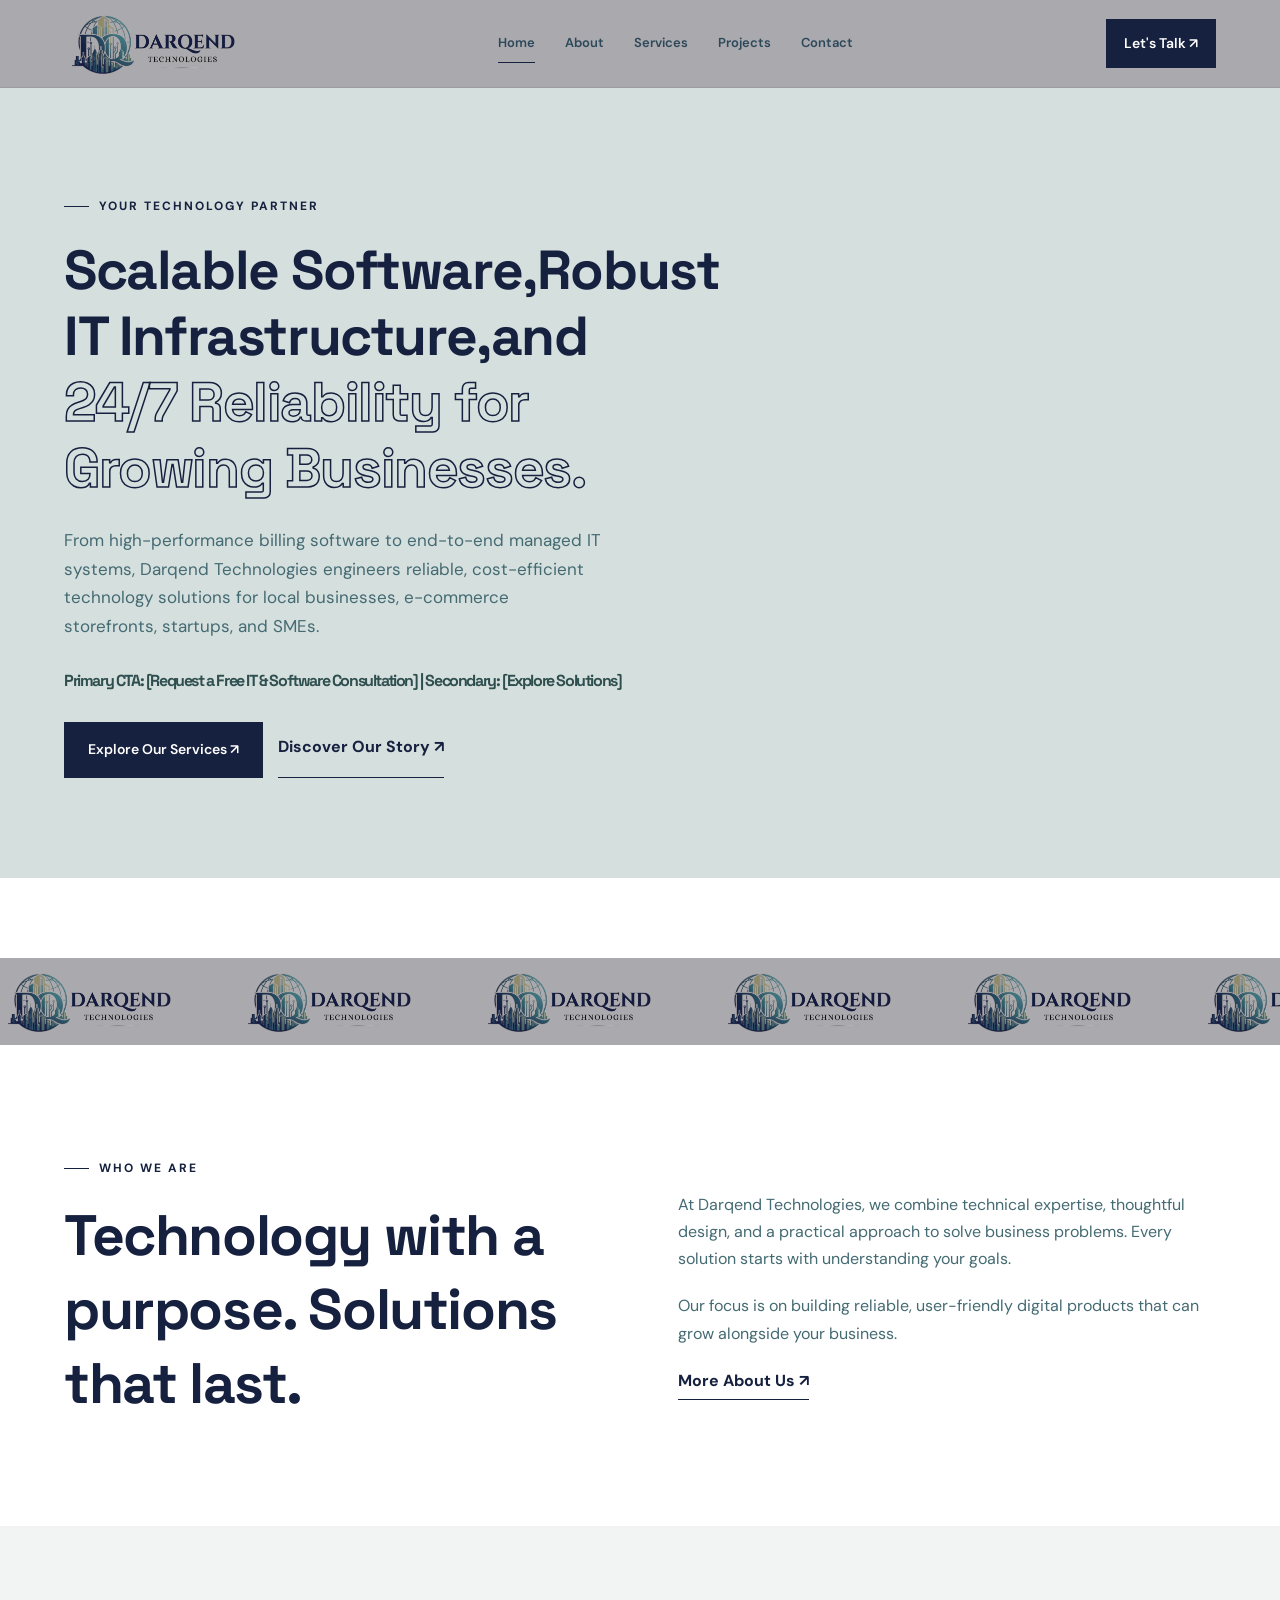
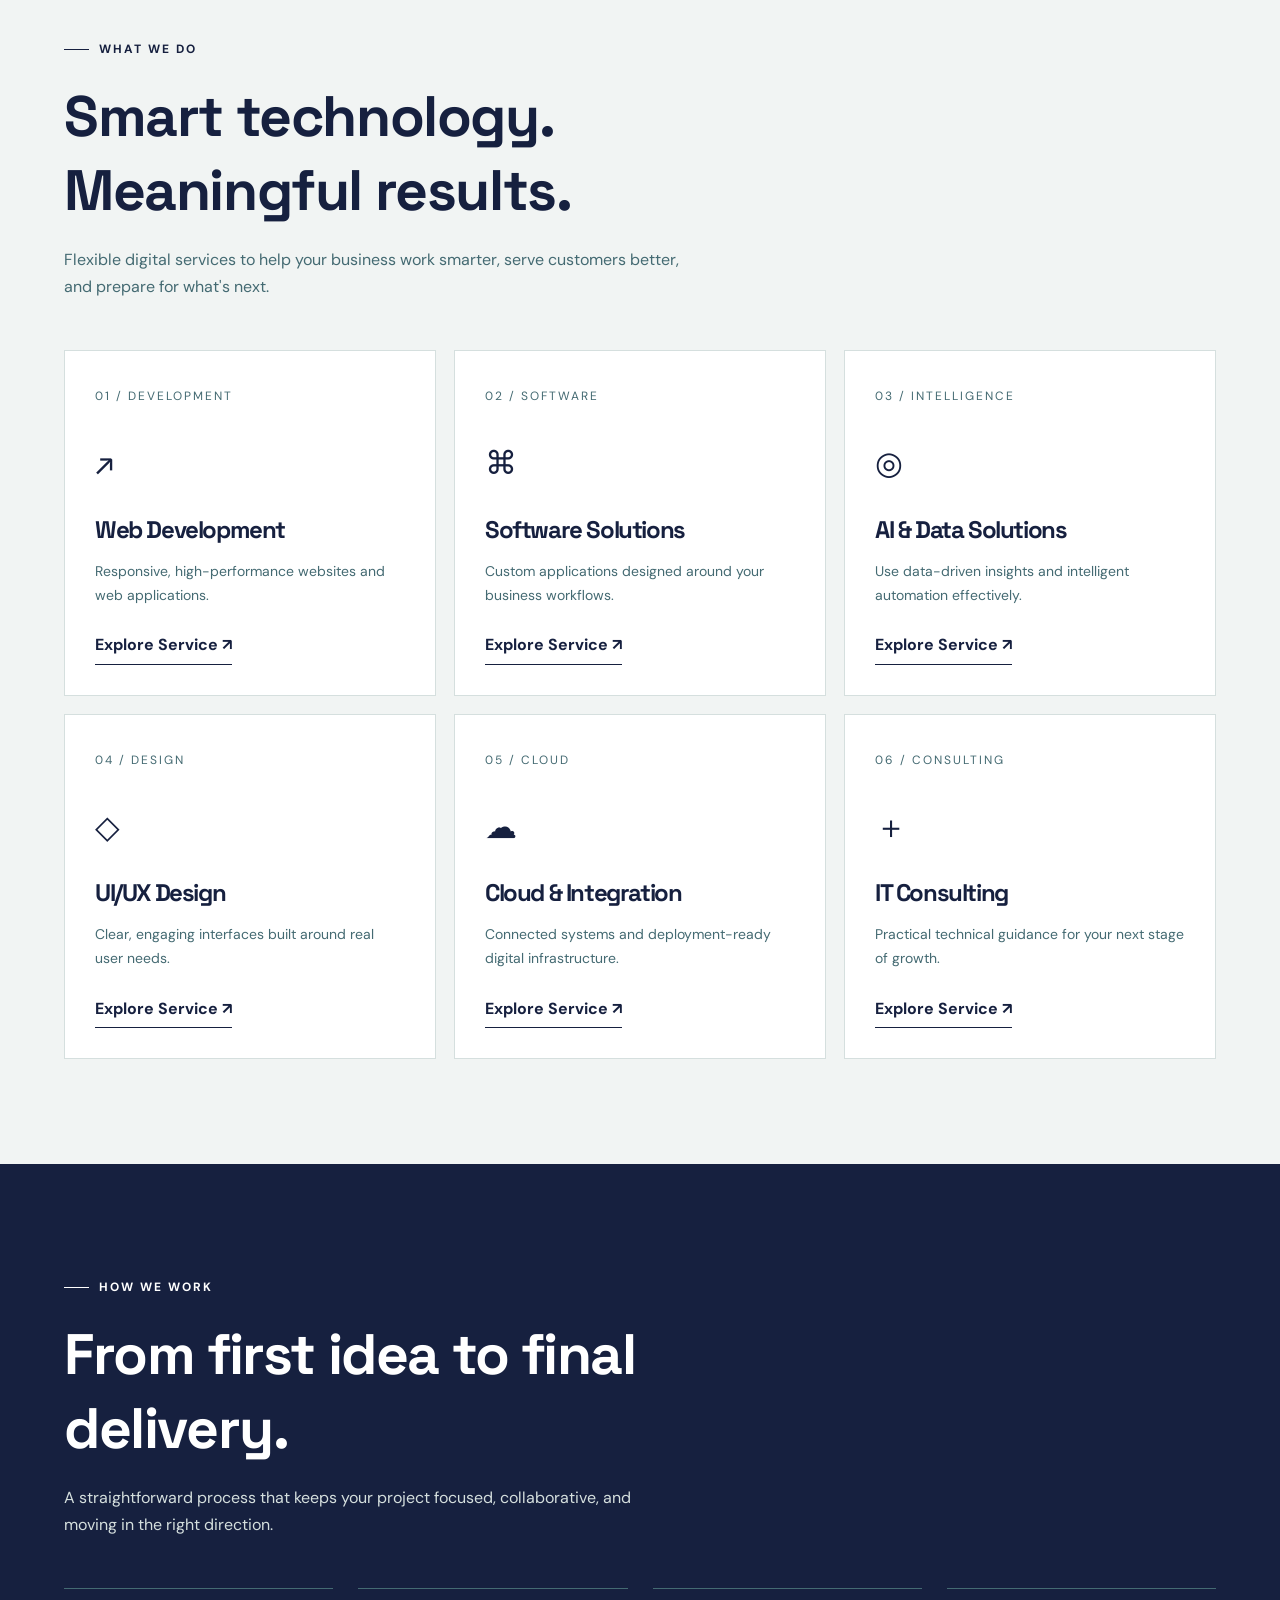
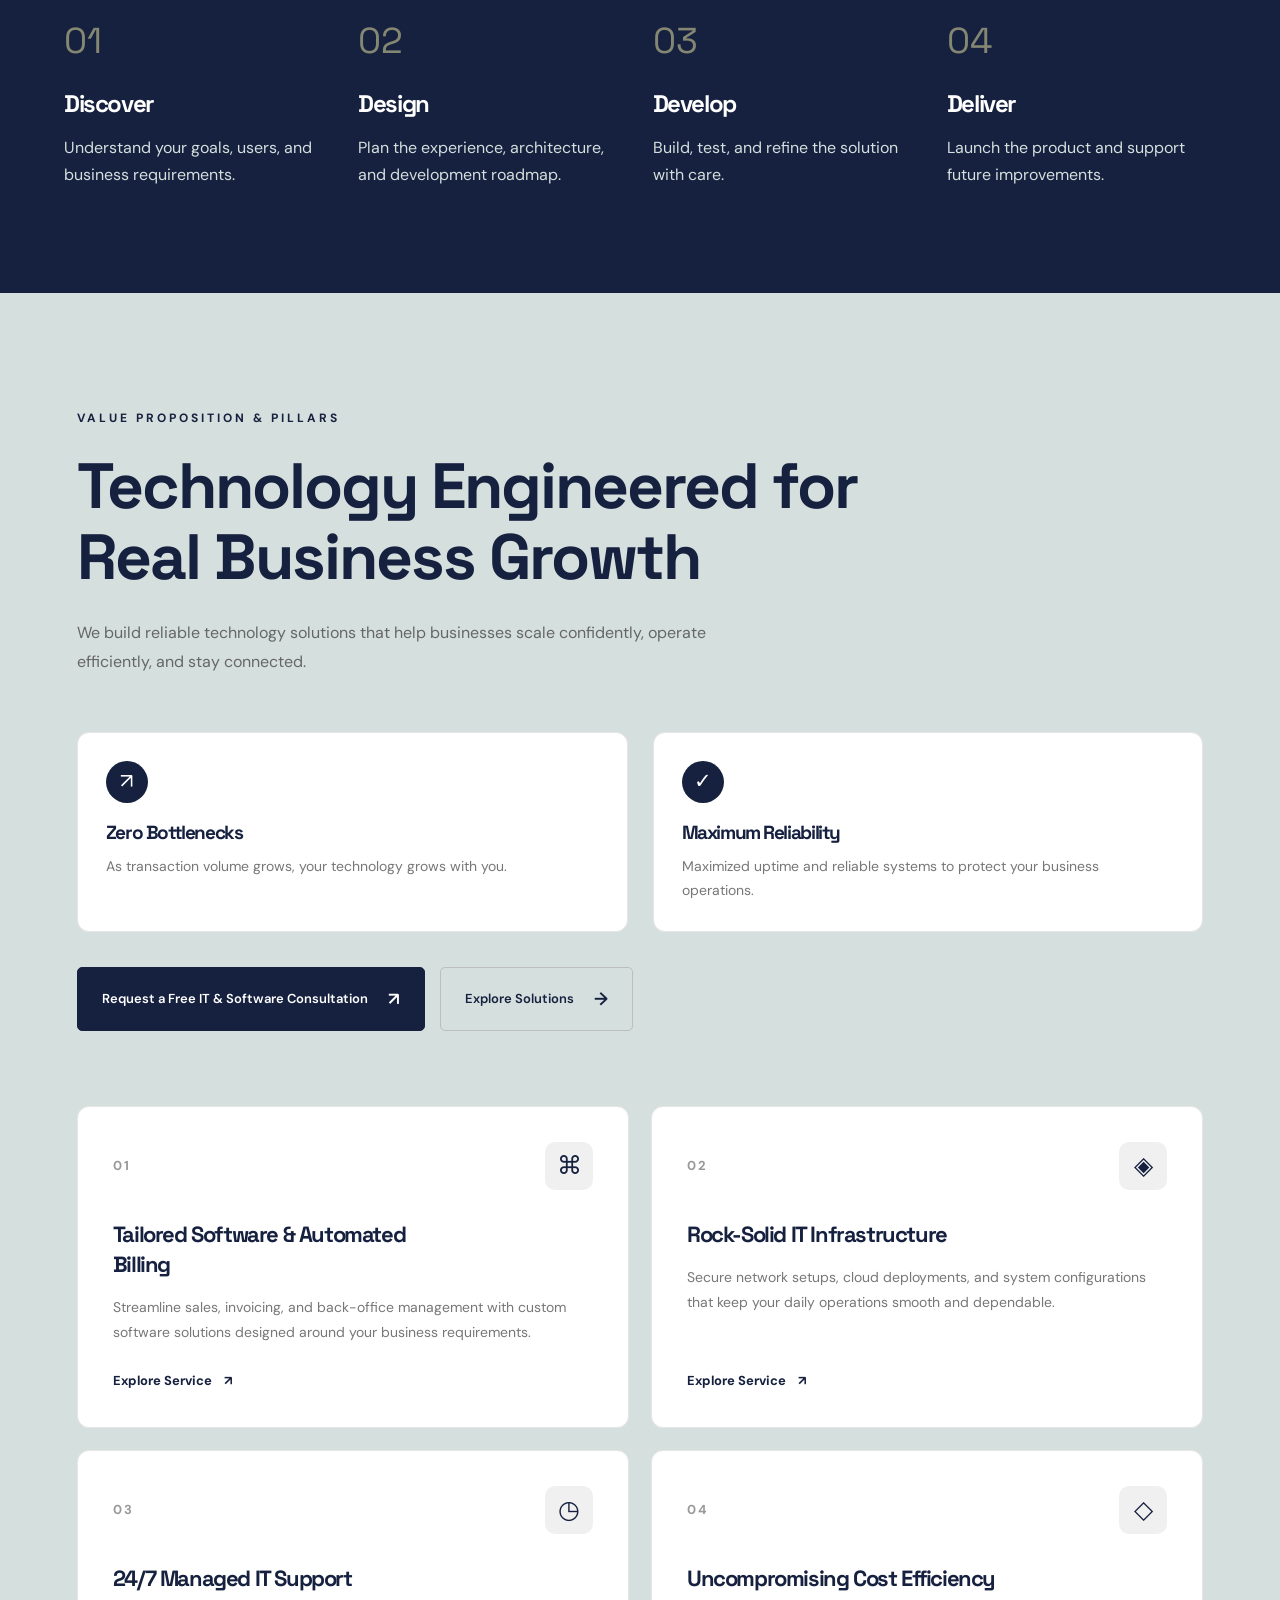
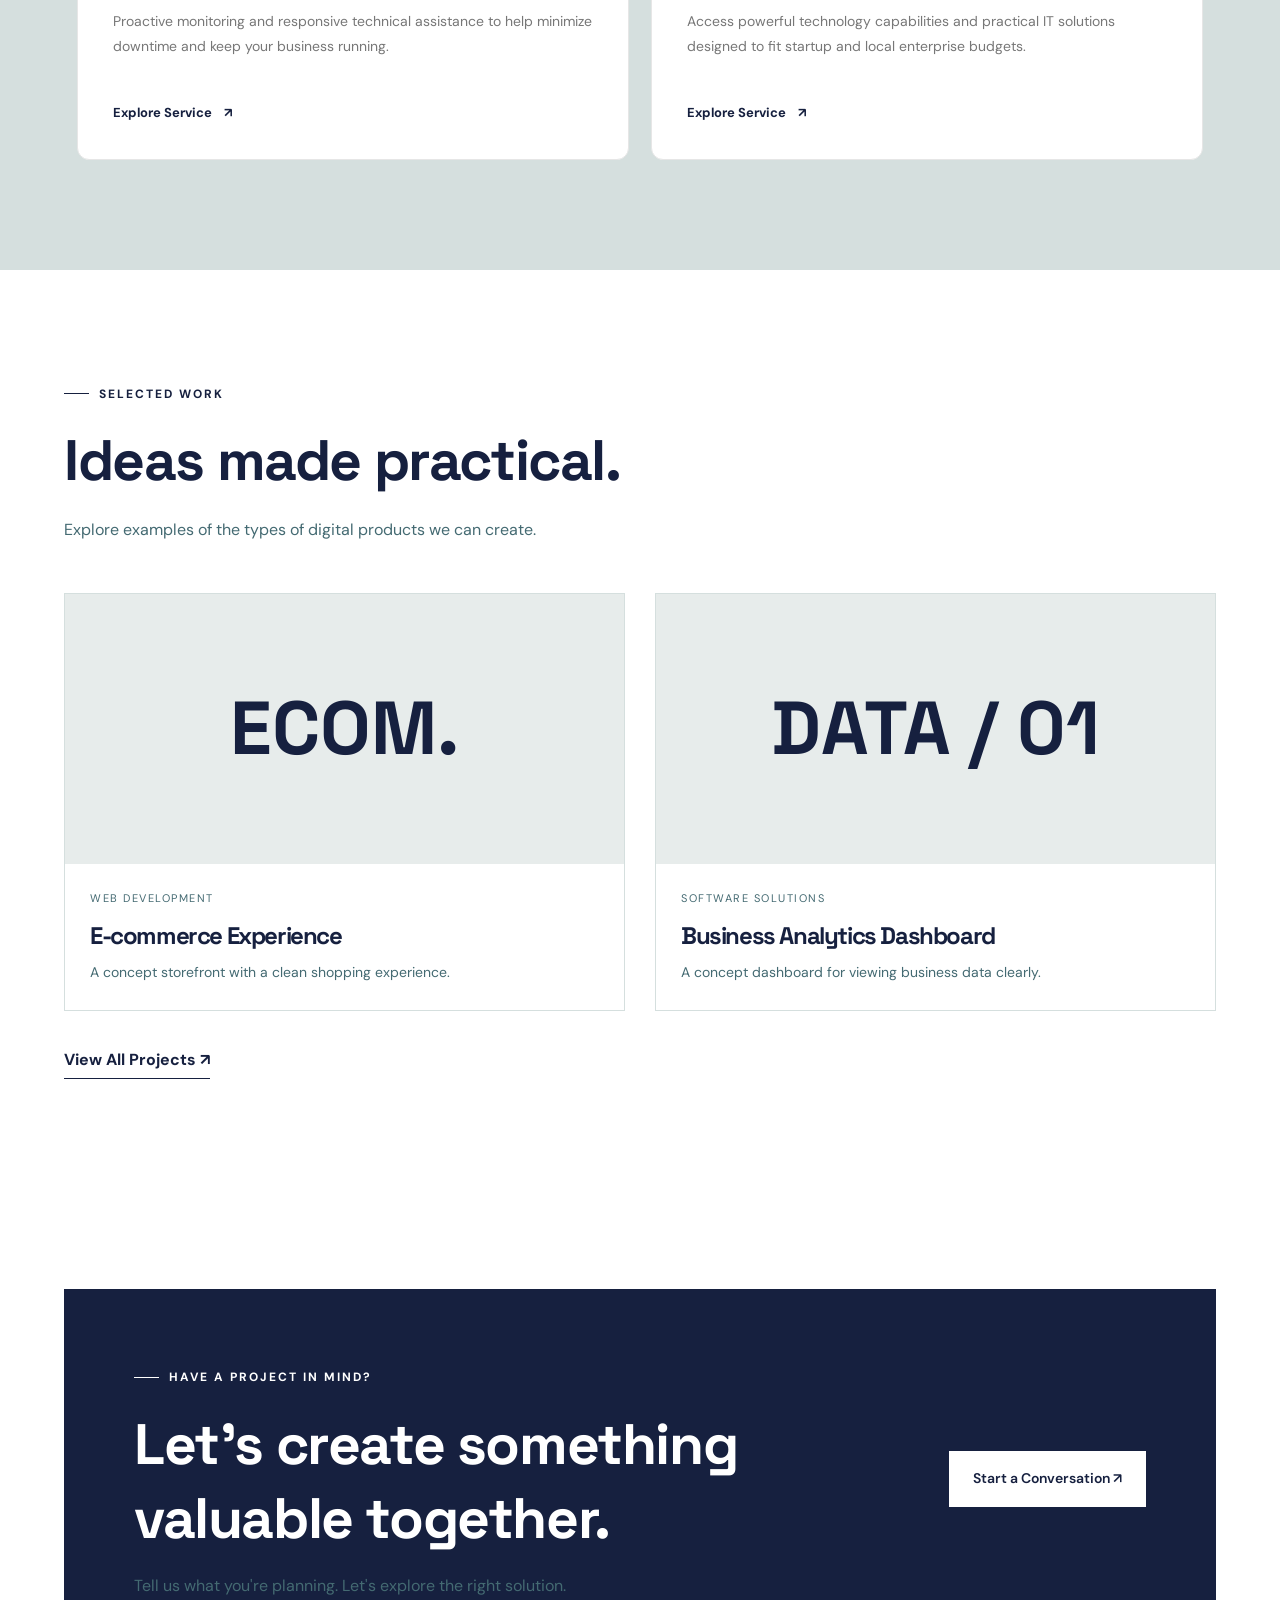
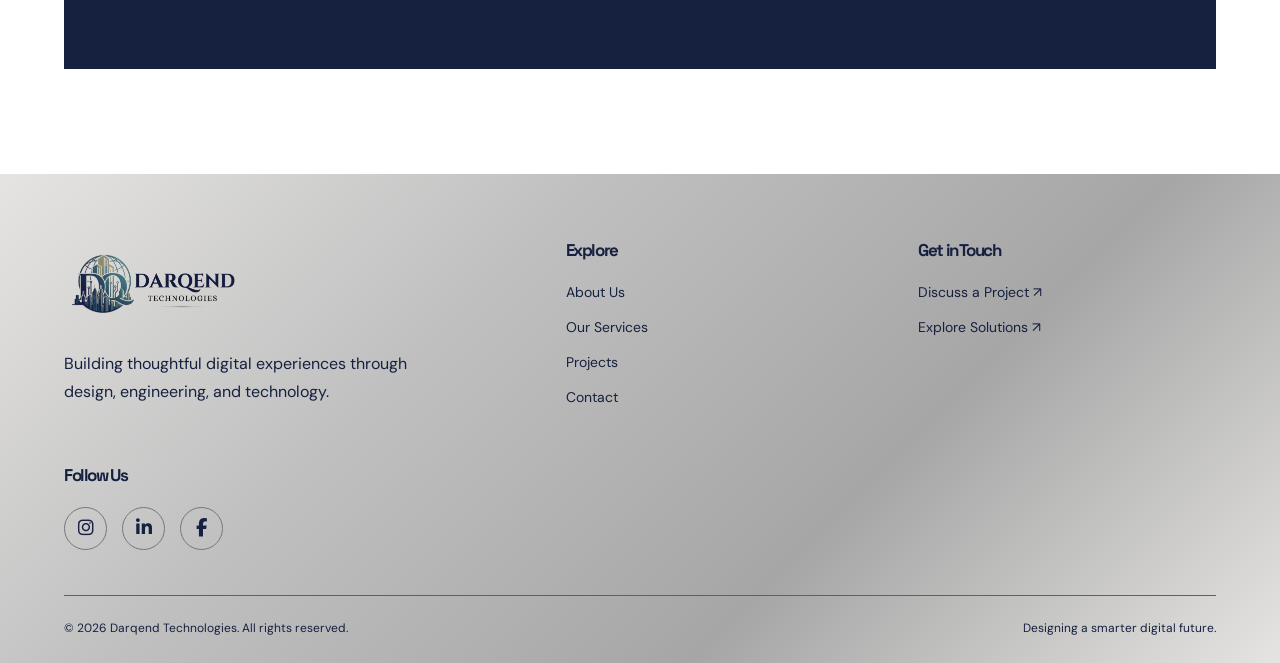
<file: templates/index.html>
<!DOCTYPE html>
<html lang="en">
<head>
  <meta charset="UTF-8">
  <meta name="viewport" content="width=device-width, initial-scale=1.0">
  <meta name="description" content="Darqend Technologies builds modern websites, software applications, and digital solutions for growing businesses.">
  <title>Darqend Technologies | Digital Innovation</title>
  <link rel="icon"  type="image/png" href="../static/assets/logo3.jpeg">
  
  <link rel="stylesheet" href="https://cdnjs.cloudflare.com/ajax/libs/font-awesome/6.7.2/css/all.min.css">
  <link rel="stylesheet" href="../static/css/style.css">

</head>
<body>

<header class="site-header">
  <div class="container nav-container">
   <a href="index.html" class="brand">
    <img src="../static/assets/logo2(darqend)-removebg-preview.png"  style="width:180px">
    </a>
      

    <nav class="nav-links" id="mainNav" aria-label="Main navigation">
      <a href="index.html">Home</a>
      <a href="about.html">About</a>
      <a href="services.html">Services</a>
      <a href="projects.html">Projects</a>
      <a href="contact.html">Contact</a>
    </nav>

    <a href="contact.html" class="btn nav-cta">Let's Talk ↗</a>
    <button class="menu-toggle" aria-label="Open navigation"
      aria-controls="mainNav" aria-expanded="false">☰</button>
  </div>
</header>

<main>
  <section class="hero">
    <div class="container hero-grid">
      <div class="hero-copy">
        <span class="eyebrow">Your Technology Partner</span>
        <h1 class="hero-title">Scalable Software,Robust IT Infrastructure,and<span class="outline-text" style="color:transparent">24/7 Reliability for Growing Businesses.</span></h1>
        <p>
          From high-performance billing software to end-to-end managed IT systems, Darqend Technologies engineers reliable, cost-efficient technology solutions for local businesses, e-commerce storefronts, startups, and SMEs.
        </p>

        <h4 style="color:darkslategray ;margin: 25px 0 30px;">Primary CTA: [Request a Free IT & Software Consultation] | Secondary: [Explore Solutions]</h4>
        <div class="hero-actions">
          <a href="services.html" class="btn">Explore Our Services ↗</a>
          <a href="about.html" class="text-link">Discover Our Story ↗</a>
        </div>
      </div>

      
       <div class="hero-video reveal">
          <video autoplay muted loop playsinline disablepictureinpicture>
              <source src="../static/assets/video/WhatsApp Video 2026-10-30 at 9.20.30 PM.mp4" type="video/mp4">
          </video>
        </div>
       
        
      </div>
    </div>
  </section>


  <div class="scroll-line-animation">
        <div class="moving-line" id="movingLine">
        <span> <img src="../static/assets/logo2(darqend)-removebg-preview.png"  style="width:180px"></span>
        
    </div>
  </div>


  <section class="section">
    <div class="container about-grid">
      <div class="reveal">
        <span class="eyebrow">Who We Are</span>
        <h2>Technology with a purpose. Solutions that last.</h2>
      </div>
      <div class="about-copy reveal delay-1">
        <p>
          At Darqend Technologies, we combine technical expertise,
          thoughtful design, and a practical approach to solve business
          problems. Every solution starts with understanding your goals.
        </p>
        <p>
          Our focus is on building reliable, user-friendly digital products
          that can grow alongside your business.
        </p>
        <a href="about.html" class="text-link">More About Us ↗</a>
      </div>
    </div>
  </section>




  <section class="section section-light">
    <div class="container">
      <div class="section-heading reveal">
        <span class="eyebrow">What We Do</span>
        <h2>Smart technology. Meaningful results.</h2>
        <p>Flexible digital services to help your business work smarter,
          serve customers better, and prepare for what's next.</p>
      </div>

      <div class="services-grid">
        <article class="service-card reveal">
          <span class="service-number">01 / DEVELOPMENT</span>
          <div class="service-icon">↗</div>
          <h3>Web Development</h3>
          <p>Responsive, high-performance websites and web applications.</p>
          <a href="services.html" class="text-link">Explore Service ↗</a>
        </article>

        <article class="service-card reveal delay-1">
          <span class="service-number">02 / SOFTWARE</span>
          <div class="service-icon">⌘</div>
          <h3>Software Solutions</h3>
          <p>Custom applications designed around your business workflows.</p>
          <a href="services.html" class="text-link">Explore Service ↗</a>
        </article>

        <article class="service-card reveal delay-2">
          <span class="service-number">03 / INTELLIGENCE</span>
          <div class="service-icon">◎</div>
          <h3>AI & Data Solutions</h3>
          <p>Use data-driven insights and intelligent automation effectively.</p>
          <a href="services.html" class="text-link">Explore Service ↗</a>
        </article>

        <article class="service-card reveal">
          <span class="service-number">04 / DESIGN</span>
          <div class="service-icon">◇</div>
          <h3>UI/UX Design</h3>
          <p>Clear, engaging interfaces built around real user needs.</p>
          <a href="services.html" class="text-link">Explore Service ↗</a>
        </article>

        <article class="service-card reveal delay-1">
          <span class="service-number">05 / CLOUD</span>
          <div class="service-icon">☁</div>
          <h3>Cloud & Integration</h3>
          <p>Connected systems and deployment-ready digital infrastructure.</p>
          <a href="services.html" class="text-link">Explore Service ↗</a>
        </article>

        <article class="service-card reveal delay-2">
          <span class="service-number">06 / CONSULTING</span>
          <div class="service-icon">＋</div>
          <h3>IT Consulting</h3>
          <p>Practical technical guidance for your next stage of growth.</p>
          <a href="services.html" class="text-link">Explore Service ↗</a>
        </article>
      </div>
    </div>
  </section>

  <section class="section section-dark">
    <div class="container">
      <div class="section-heading reveal">
        <span class="eyebrow">How We Work</span>
        <h2 style="color: white;">From first idea to final delivery.</h2>
        <p>A straightforward process that keeps your project focused,
          collaborative, and moving in the right direction.</p>
      </div>

      <div class="process-grid">
        <article class="process-step reveal">
          <span>01</span>
          <h3>Discover</h3>
          <p>Understand your goals, users, and business requirements.</p>
        </article>
        <article class="process-step reveal delay-1">
          <span>02</span>
          <h3>Design</h3>
          <p>Plan the experience, architecture, and development roadmap.</p>
        </article>
        <article class="process-step reveal delay-2">
          <span>03</span>
          <h3>Develop</h3>
          <p>Build, test, and refine the solution with care.</p>
        </article>
        <article class="process-step reveal delay-3">
          <span>04</span>
          <h3>Deliver</h3>
          <p>Launch the product and support future improvements.</p>
        </article>
      </div>
    </div>
  </section>

  <section class="value-section" id="value-proposition">

    <div class="value-container">

        <!-- Section Header -->
        <div class="value-header">

            <span class="value-label">VALUE PROPOSITION & PILLARS</span>

            <h2>
                Technology Engineered for
                <span>Real Business Growth</span>
            </h2>

            <p class="value-description">
                We build reliable technology solutions that help businesses
                scale confidently, operate efficiently, and stay connected.
            </p>

        </div>

        <!-- Business Benefits -->
        <div class="value-benefits">

            <div class="benefit-item">
                <span class="benefit-icon">↗</span>
                <h3>Zero Bottlenecks</h3>
                <p>As transaction volume grows, your technology grows with you.</p>
            </div>

            <div class="benefit-item">
                <span class="benefit-icon">✓</span>
                <h3>Maximum Reliability</h3>
                <p>Maximized uptime and reliable systems to protect your business operations.</p>
            </div>

        </div>

        <!-- CTA Buttons -->
        <div class="value-buttons">
            <a href="contact.html" class="value-btn primary-btn">
                Request a Free IT & Software Consultation
                <span>↗</span>
            </a>

            <a href="services.html" class="value-btn secondary-btn">
                Explore Solutions
                <span>→</span>
            </a>
        </div>

        <!-- Pillars -->
        <div class="pillars-grid">

            <div class="pillar-card">
                <div class="pillar-top">
                    <span class="pillar-number">01</span>
                    <span class="pillar-icon">⌘</span>
                </div>

                <h3>Tailored Software & Automated Billing</h3>

                <p>
                    Streamline sales, invoicing, and back-office management
                    with custom software solutions designed around your
                    business requirements.
                </p>

                <a href="services.html" class="pillar-link">
                    Explore Service <span>↗</span>
                </a>
            </div>

            <div class="pillar-card">
                <div class="pillar-top">
                    <span class="pillar-number">02</span>
                    <span class="pillar-icon">◈</span>
                </div>

                <h3>Rock-Solid IT Infrastructure</h3>

                <p>
                    Secure network setups, cloud deployments, and system
                    configurations that keep your daily operations smooth
                    and dependable.
                </p>

                <a href="services.html" class="pillar-link">
                    Explore Service <span>↗</span>
                </a>
            </div>

            <div class="pillar-card">
                <div class="pillar-top">
                    <span class="pillar-number">03</span>
                    <span class="pillar-icon">◷</span>
                </div>

                <h3>24/7 Managed IT Support</h3>

                <p>
                    Proactive monitoring and responsive technical assistance
                    to help minimize downtime and keep your business running.
                </p>

                <a href="services.html" class="pillar-link">
                    Explore Service <span>↗</span>
                </a>
            </div>

            <div class="pillar-card">
                <div class="pillar-top">
                    <span class="pillar-number">04</span>
                    <span class="pillar-icon">◇</span>
                </div>

                <h3>Uncompromising Cost Efficiency</h3>

                <p>
                    Access powerful technology capabilities and practical
                    IT solutions designed to fit startup and local
                    enterprise budgets.
                </p>

                <a href="services.html" class="pillar-link">
                    Explore Service <span>↗</span>
                </a>
            </div>

        </div>

    </div>

</section>


  <section class="section">
    <div class="container">
      <div class="section-heading reveal">
        <span class="eyebrow">Selected Work</span>
        <h2>Ideas made practical.</h2>
        <p>Explore examples of the types of digital products we can create.</p>
      </div>

      <div class="projects-grid">
        <article class="project-card reveal">
          <div class="project-art"><span>ECOM.</span></div>
          <div class="project-info">
            <div class="project-meta">Web Development</div>
            <h3>E-commerce Experience</h3>
            <p>A concept storefront with a clean shopping experience.</p>
          </div>
        </article>
        <article class="project-card reveal delay-1">
          <div class="project-art"><span>DATA / 01</span></div>
          <div class="project-info">
            <div class="project-meta">Software Solutions</div>
            <h3>Business Analytics Dashboard</h3>
            <p>A concept dashboard for viewing business data clearly.</p>
          </div>
        </article>
      </div>

      <div style="margin-top:35px">
        <a href="projects.html" class="text-link">View All Projects ↗</a>
      </div>
    </div>
  </section>

  <section class="section">
    <div class="container">
      <div class="cta-panel reveal">
        <div>
          <span class="eyebrow">Have a Project in Mind?</span>
          <h2>Let's create something valuable together.</h2>
          <p>Tell us what you're planning. Let's explore the right solution.</p>
        </div>
        <a href="contact.html" class="btn btn-light">Start a Conversation ↗</a>
      </div>
    </div>
  </section>
</main>

<footer class="site-footer">
  <div class="container">
    <div class="footer-grid">
      <div>
        <a href="index.html" class="brand">
          <img src="../static/assets/logo2(darqend)-removebg-preview.png"  style="width:180px">
        </a>
        <p style="color: #16203F">Building thoughtful digital experiences through design,
          engineering, and technology.</p>
      </div>
      <div>
        <h3>Explore</h3>
        <div class="footer-links">
          <a href="about.html">About Us</a>
          <a href="services.html">Our Services</a>
          <a href="projects.html">Projects</a>
          <a href="contact.html">Contact</a>
        </div>
      </div>
      
      <div>
        <h3>Get in Touch</h3>
        <div class="footer-links">
          <a href="contact.html">Discuss a Project ↗</a>
          <a href="services.html">Explore Solutions ↗</a>
        </div>
      </div>

       <!-- Social Media -->
        <div class="footer-social">
            <h3>Follow Us</h3>

            <div class="social-icons">

                <a href="https://www.instagram.com/_abino__?psln=MXA0OWJsNXB0bXV6Mw=="
                   target="_blank" aria-label="Instagram">
                    <i class="fab fa-instagram"></i>
                </a>

                <a href="https://www.linkedin.com/company/YOUR_USERNAME/"
                   target="_blank" aria-label="LinkedIn">
                    <i class="fab fa-linkedin-in"></i>
                </a>

                <a href="https://www.facebook.com/YOUR_USERNAME/"
                   target="_blank" aria-label="Facebook">
                    <i class="fab fa-facebook-f"></i>
                </a>

            </div>
        </div>

    </div>
    <div class="footer-bottom">
      <span>© <span data-year></span> Darqend Technologies. All rights reserved.</span>
      <span>Designing a smarter digital future.</span>
    </div>
  </div>
</footer>
  <script src="../static/js/script.js" defer></script>
</body>
</html>
</file>
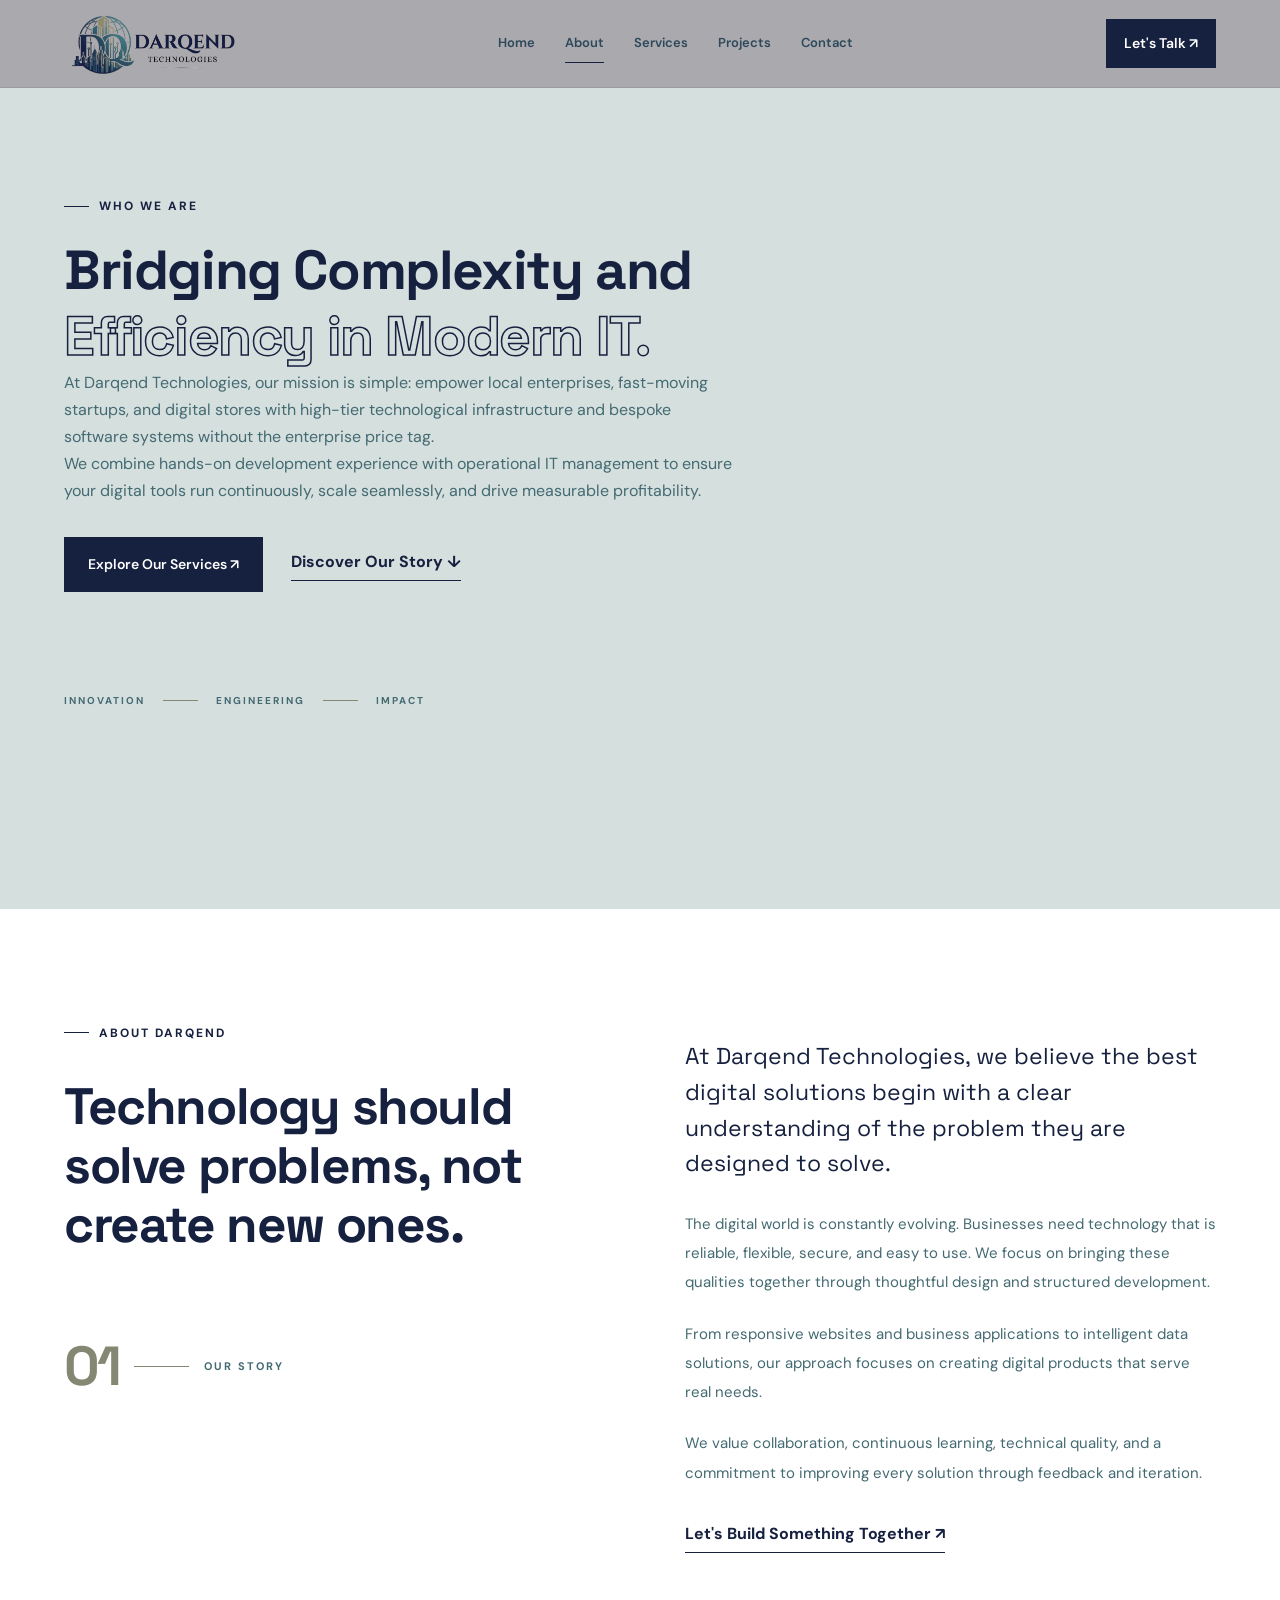
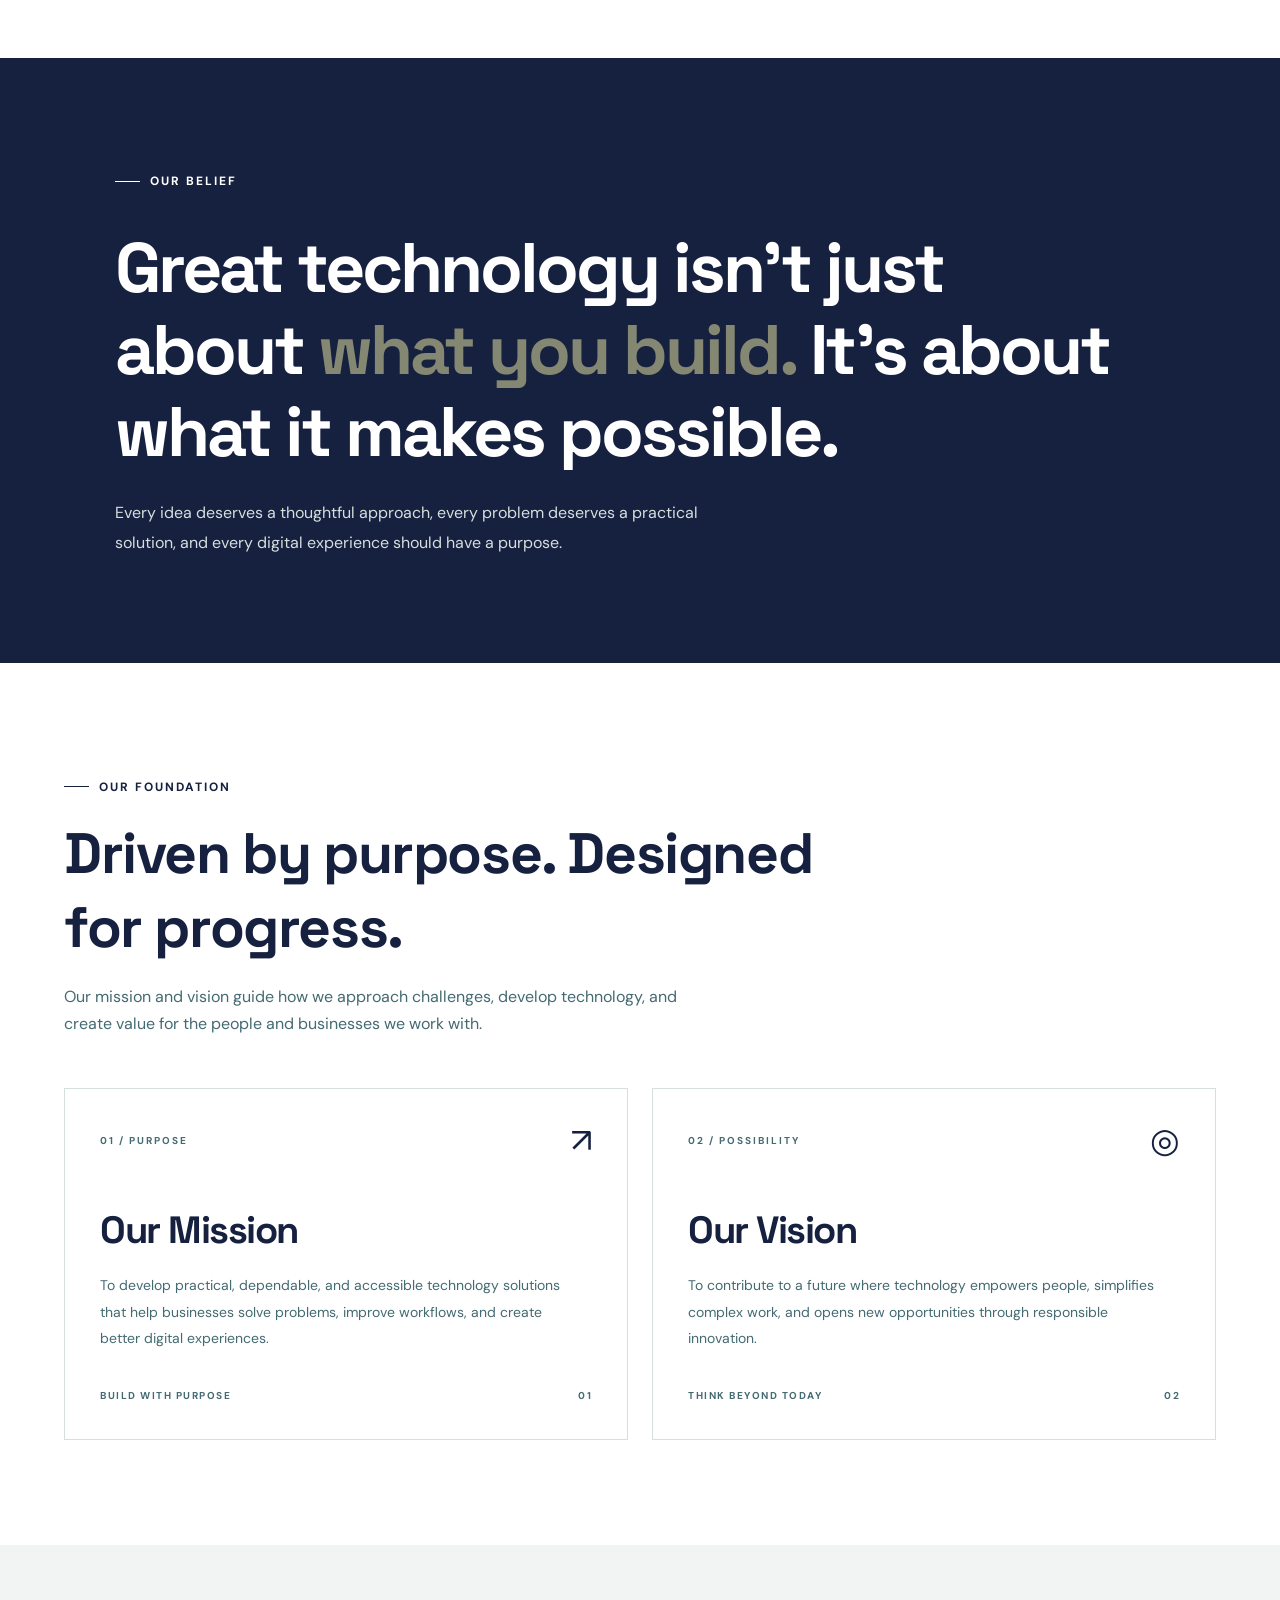
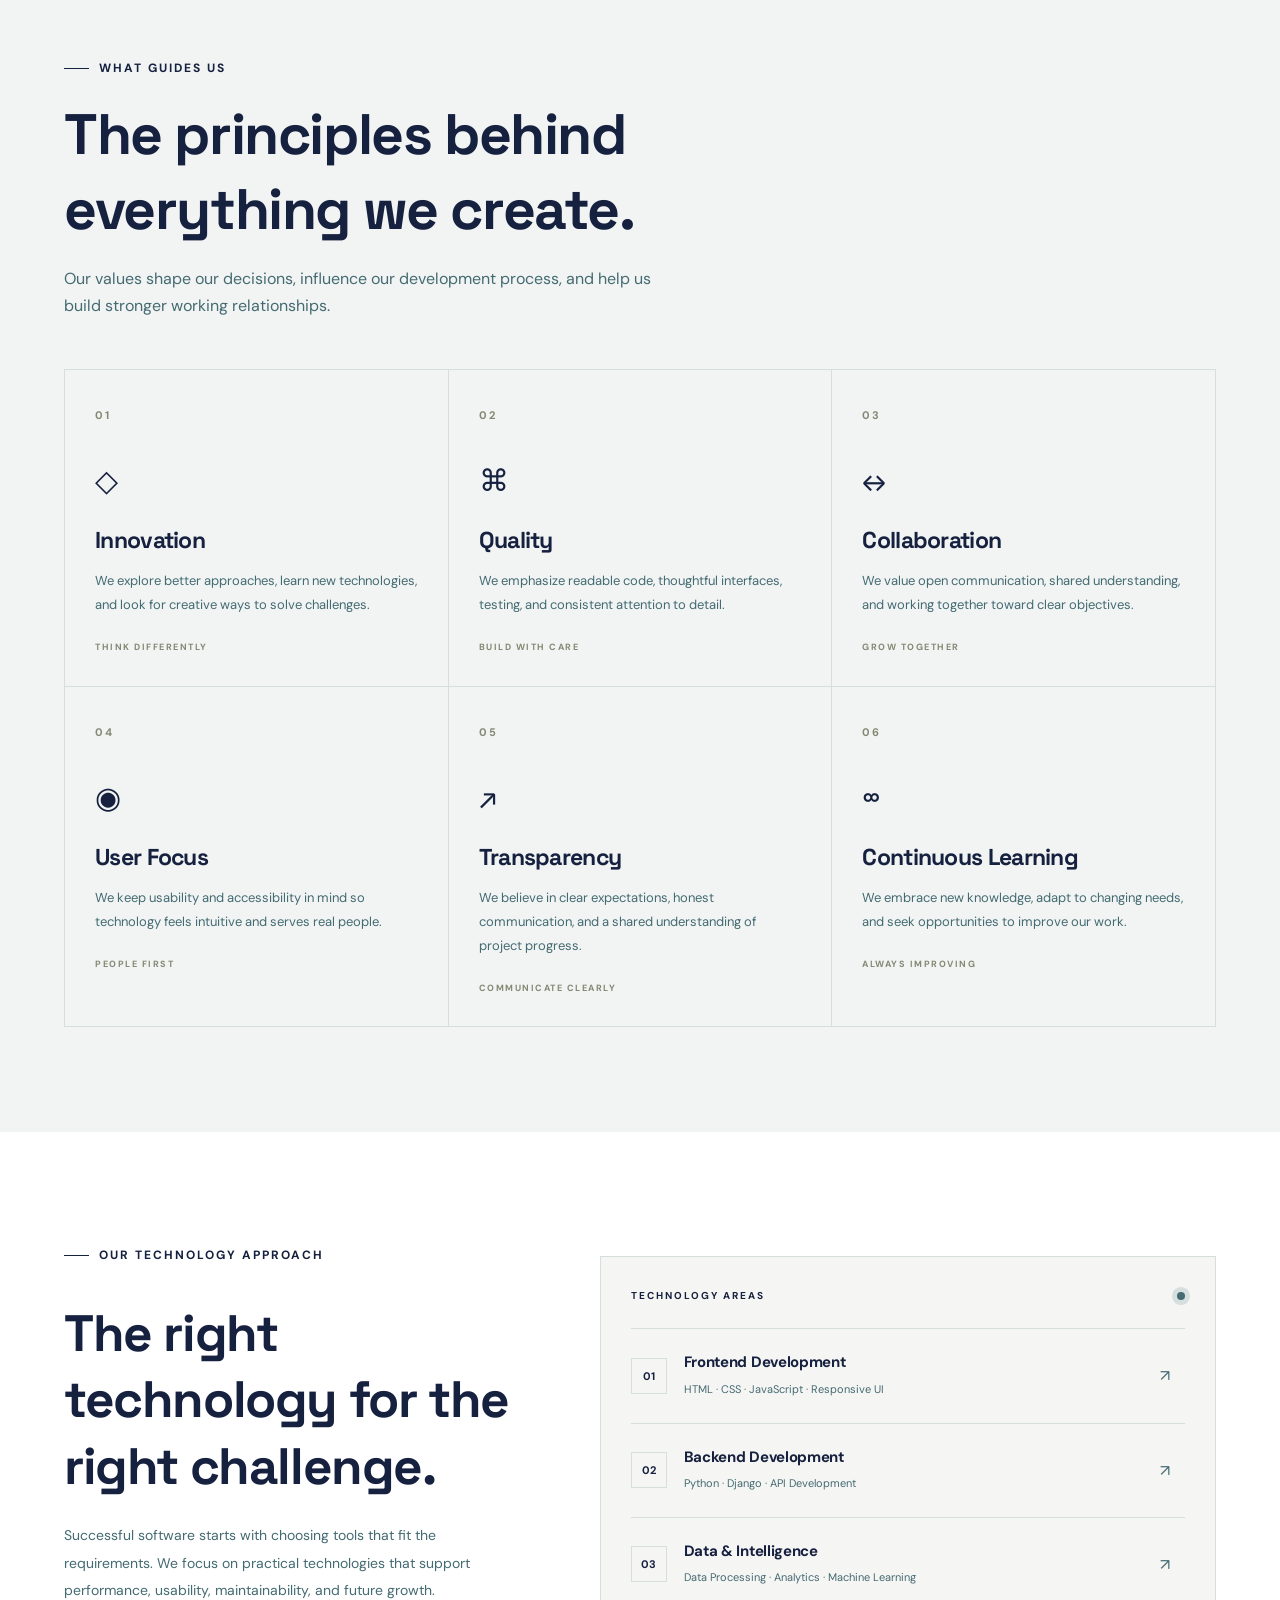
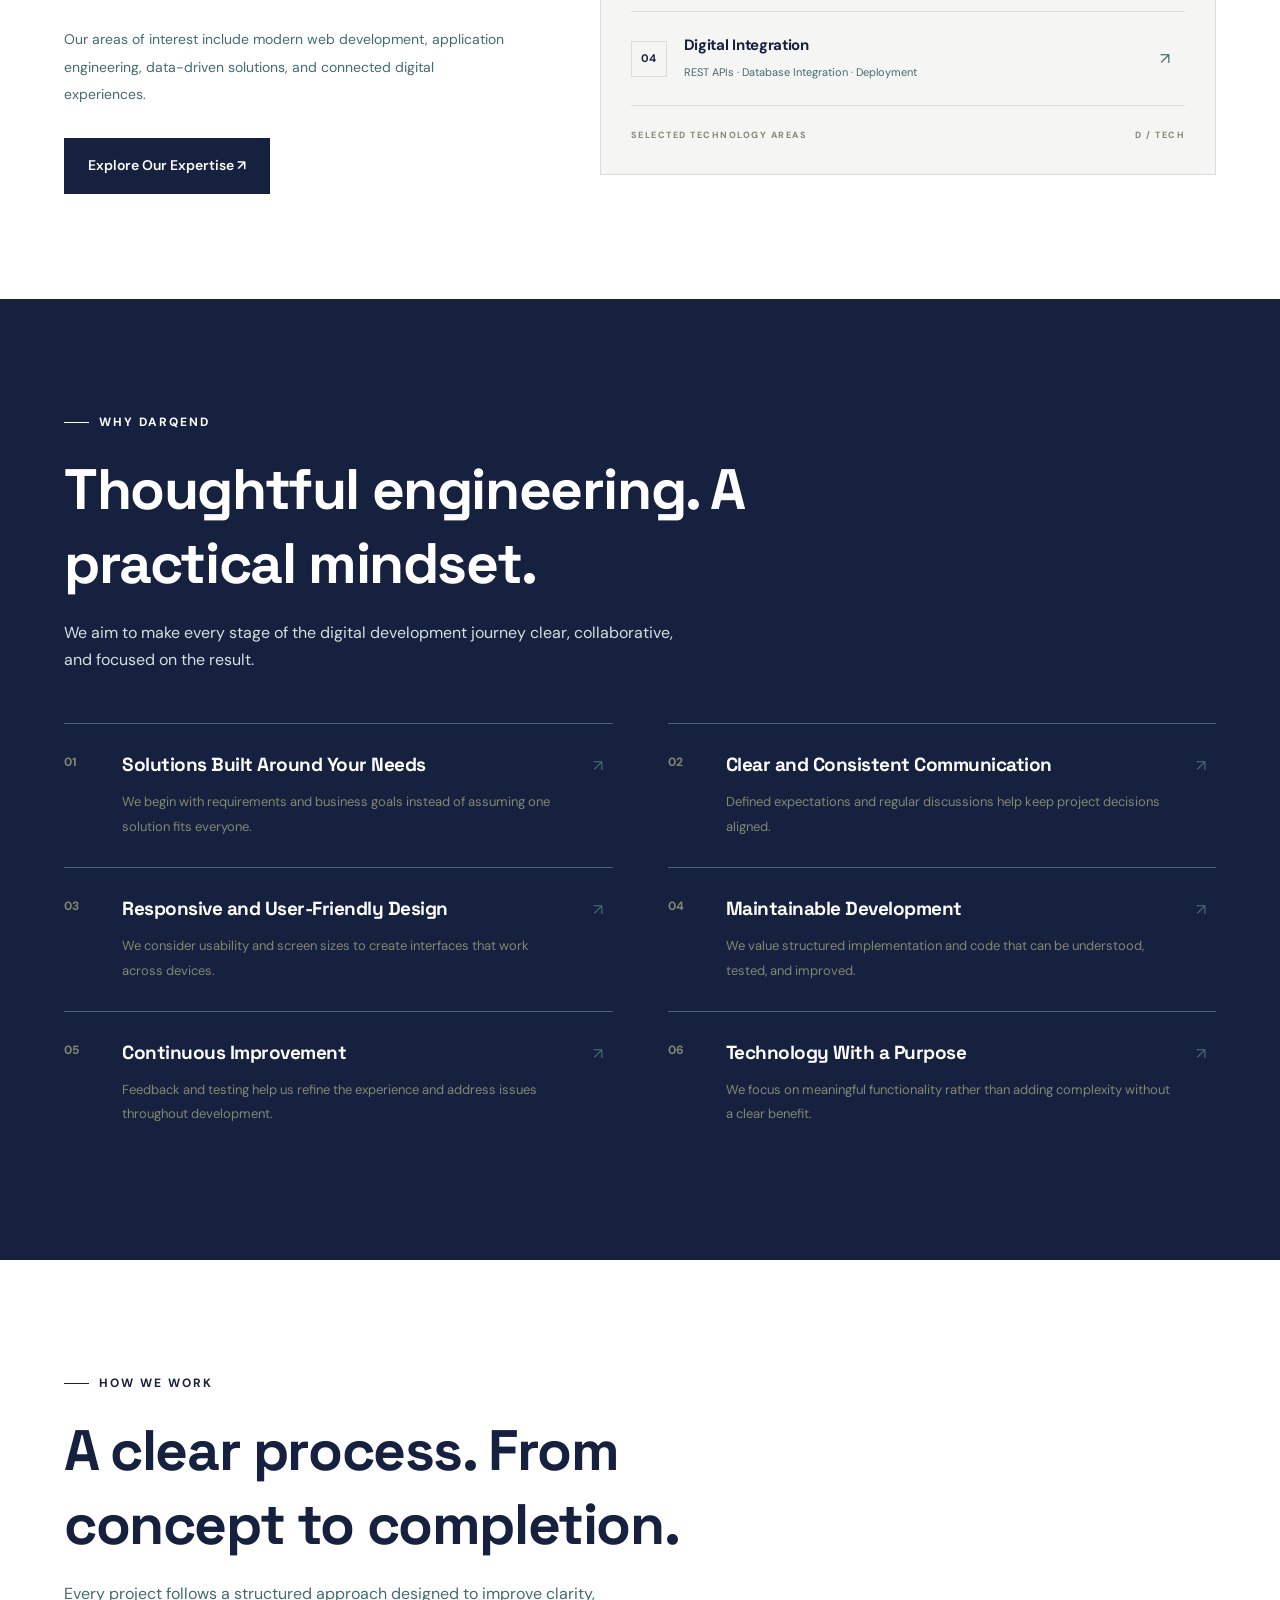
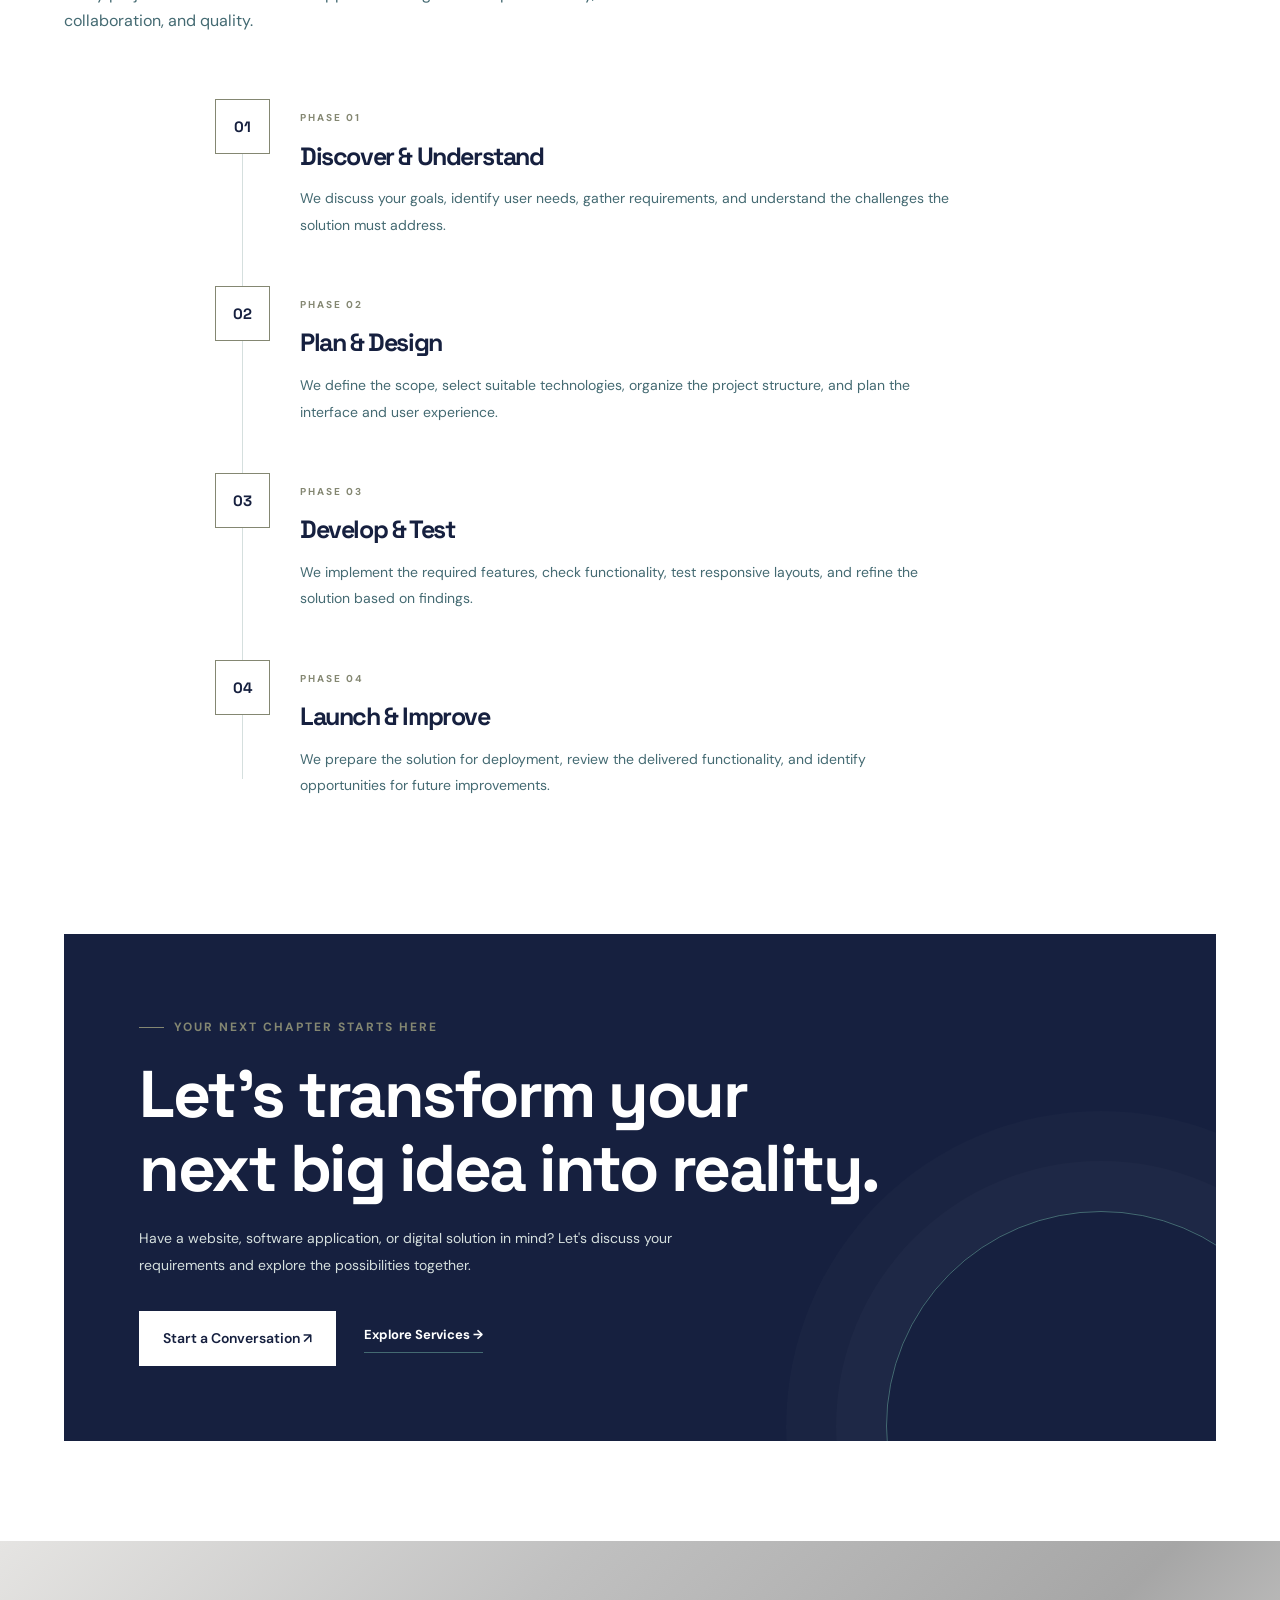
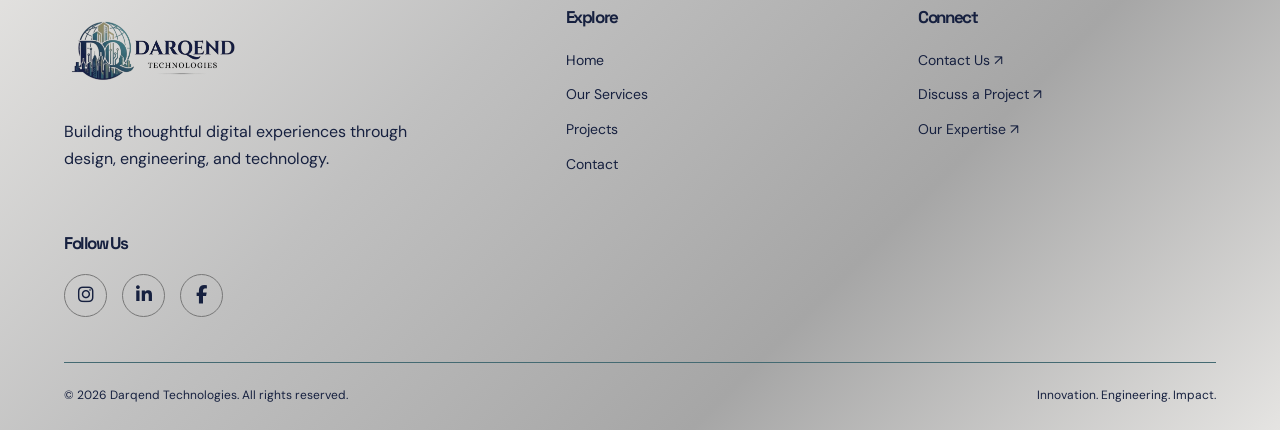
<file: templates/about.html>
<!DOCTYPE html>
<html lang="en">
<head>
    <meta charset="UTF-8">
    <meta name="viewport" content="width=device-width, initial-scale=1.0">

    <meta name="description"
          content="Discover Darqend Technologies, our mission, vision, values, technology expertise, and commitment to building innovative digital solutions.">

    <title>About Us | Darqend Technologies</title>
     <link rel="icon"  type="image/png" href="../static/assets/logo3.jpeg">
    <link rel="stylesheet" href="https://cdnjs.cloudflare.com/ajax/libs/font-awesome/6.7.2/css/all.min.css">

    <link rel="stylesheet" href="../static/css/style.css">
    <link rel="stylesheet" href="../static/css/about.css">
    
</head>

<body>

<header class="site-header">
  <div class="container nav-container">
    <a href="index.html" class="brand">
      <img src="../static/assets/logo2(darqend)-removebg-preview.png"  style="width:180px">
    </a>

    <nav class="nav-links" id="mainNav" aria-label="Main navigation">
      <a href="index.html">Home</a>
      <a href="about.html">About</a>
      <a href="services.html">Services</a>
      <a href="projects.html">Projects</a>
      <a href="contact.html">Contact</a>
    </nav>

    <a href="contact.html" class="btn nav-cta">Let's Talk ↗</a>

    <button class="menu-toggle" aria-label="Open navigation"
      aria-controls="mainNav" aria-expanded="false">☰</button>
  </div>
</header>


<main>

<!-- ================= ABOUT HERO ================= -->

<section class="about-hero">
    <div class="about-hero-grid"></div>

    <div class="container about-hero-content">

      

        <div class="about-hero-text reveal" >
            <div>
                <span class="eyebrow">WHO WE ARE</span>

                <h1 class="hero-title ">
                    Bridging Complexity and
                    <span class="outline-text"> Efficiency in Modern IT.</span>
                </h1>

                <p>
                    At Darqend Technologies, our mission is simple: empower local enterprises,
                     fast-moving startups, and digital stores with high-tier technological 
                     infrastructure and bespoke software systems without the enterprise price tag.
                </p>

                <p>We combine hands-on development experience with operational IT management to ensure your digital tools run continuously,
                     scale seamlessly, and drive measurable profitability.</p>

                <div class="about-hero-actions">
                    <a href="services.html" class="btn">
                        Explore Our Services ↗
                    </a>

                    <a href="#our-story" class="text-link">
                        Discover Our Story ↓
                    </a>
                </div>
            </div>
            
            <div class="hero-video">
                <video autoplay muted loop playsinline disablepictureinpicture>
                    <source src="../static/assets/video/WhatsApp Video 2026-10-30 at 9.20.30 PM.mp4" type="video/mp4">
                </video>
            </div>

            

        </div>

        <div class="about-hero-bottom reveal">
            <span>INNOVATION</span>
            <span class="about-bottom-line"></span>
            <span>ENGINEERING</span>
            <span class="about-bottom-line"></span>
            <span>IMPACT</span>
        </div>

        <!-- <div class="about-hero-orb orb-one"></div>
        <div class="about-hero-orb orb-two"></div> -->

    </div>
</section>


<!-- ================= INTRODUCTION ================= -->

<section class="section about-intro" id="our-story">

    <div class="container about-intro-grid">

        <div class="about-intro-left reveal">

            <span class="eyebrow">ABOUT DARQEND</span>

            <h2>
                Technology should solve problems,
                not create new ones.
            </h2>

            <div class="about-big-number">
                <span>01</span>
                <span class="about-number-line"></span>
                <span>OUR STORY</span>
            </div>

        </div>

        <div class="about-intro-right reveal delay-1">

            <p class="about-lead">
                At Darqend Technologies, we believe the best digital
                solutions begin with a clear understanding of the
                problem they are designed to solve.
            </p>

            <p>
                The digital world is constantly evolving. Businesses need
                technology that is reliable, flexible, secure, and easy
                to use. We focus on bringing these qualities together
                through thoughtful design and structured development.
            </p>

            <p>
                From responsive websites and business applications to
                intelligent data solutions, our approach focuses on
                creating digital products that serve real needs.
            </p>

            <p>
                We value collaboration, continuous learning, technical
                quality, and a commitment to improving every solution
                through feedback and iteration.
            </p>

            <a href="contact.html" class="text-link">
                Let's Build Something Together ↗
            </a>

        </div>

    </div>

</section>


<!-- ================= BRAND STATEMENT ================= -->

<section class="about-statement section-dark">

    <div class="container about-statement-inner reveal">

        <span class="eyebrow">OUR BELIEF</span>

        <h2>
            Great technology isn't just about
            <span>what you build.</span>
            It's about what it makes possible.
        </h2>

        <p>
            Every idea deserves a thoughtful approach, every problem
            deserves a practical solution, and every digital experience
            should have a purpose.
        </p>

        <!-- <div class="statement-mark">D.</div> -->

    </div>

</section>


<!-- ================= MISSION AND VISION ================= -->

<section class="section about-purpose">

    <div class="container">

        <div class="section-heading reveal">

            <span class="eyebrow">OUR FOUNDATION</span>

            <h2>
                Driven by purpose.
                Designed for progress.
            </h2>

            <p>
                Our mission and vision guide how we approach challenges,
                develop technology, and create value for the people
                and businesses we work with.
            </p>

        </div>

        <div class="purpose-grid">

            <article class="purpose-card mission-card reveal">

                <div class="purpose-card-top">
                    <span class="purpose-index">01 / PURPOSE</span>
                    <span class="purpose-icon">↗</span>
                </div>

                <h3>Our Mission</h3>

                <p>
                    To develop practical, dependable, and accessible
                    technology solutions that help businesses solve
                    problems, improve workflows, and create better
                    digital experiences.
                </p>

                <div class="purpose-card-footer">
                    <span>BUILD WITH PURPOSE</span>
                    <span>01</span>
                </div>

            </article>


            <article class="purpose-card vision-card reveal delay-1">

                <div class="purpose-card-top">
                    <span class="purpose-index">02 / POSSIBILITY</span>
                    <span class="purpose-icon">◎</span>
                </div>

                <h3>Our Vision</h3>

                <p>
                    To contribute to a future where technology empowers
                    people, simplifies complex work, and opens new
                    opportunities through responsible innovation.
                </p>

                <div class="purpose-card-footer">
                    <span>THINK BEYOND TODAY</span>
                    <span>02</span>
                </div>

            </article>

        </div>

    </div>

</section>


<!-- ================= CORE VALUES ================= -->

<section class="section about-values section-light">

    <div class="container">

        <div class="section-heading reveal">

            <span class="eyebrow">WHAT GUIDES US</span>

            <h2>
                The principles behind
                everything we create.
            </h2>

            <p>
                Our values shape our decisions, influence our development
                process, and help us build stronger working relationships.
            </p>

        </div>

        <div class="about-values-grid">

            <article class="about-value-card reveal">

                <span class="about-value-number">01</span>
                <div class="about-value-icon">◇</div>

                <h3>Innovation</h3>

                <p>
                    We explore better approaches, learn new technologies,
                    and look for creative ways to solve challenges.
                </p>

                <span class="value-bottom-label">THINK DIFFERENTLY</span>

            </article>


            <article class="about-value-card reveal delay-1">

                <span class="about-value-number">02</span>
                <div class="about-value-icon">⌘</div>

                <h3>Quality</h3>

                <p>
                    We emphasize readable code, thoughtful interfaces,
                    testing, and consistent attention to detail.
                </p>

                <span class="value-bottom-label">BUILD WITH CARE</span>

            </article>


            <article class="about-value-card reveal delay-2">

                <span class="about-value-number">03</span>
                <div class="about-value-icon">↔</div>

                <h3>Collaboration</h3>

                <p>
                    We value open communication, shared understanding,
                    and working together toward clear objectives.
                </p>

                <span class="value-bottom-label">GROW TOGETHER</span>

            </article>


            <article class="about-value-card reveal">

                <span class="about-value-number">04</span>
                <div class="about-value-icon">◉</div>

                <h3>User Focus</h3>

                <p>
                    We keep usability and accessibility in mind so
                    technology feels intuitive and serves real people.
                </p>

                <span class="value-bottom-label">PEOPLE FIRST</span>

            </article>


            <article class="about-value-card reveal delay-1">

                <span class="about-value-number">05</span>
                <div class="about-value-icon">↗</div>

                <h3>Transparency</h3>

                <p>
                    We believe in clear expectations, honest communication,
                    and a shared understanding of project progress.
                </p>

                <span class="value-bottom-label">COMMUNICATE CLEARLY</span>

            </article>


            <article class="about-value-card reveal delay-2">

                <span class="about-value-number">06</span>
                <div class="about-value-icon">∞</div>

                <h3>Continuous Learning</h3>

                <p>
                    We embrace new knowledge, adapt to changing needs,
                    and seek opportunities to improve our work.
                </p>

                <span class="value-bottom-label">ALWAYS IMPROVING</span>

            </article>

        </div>

    </div>

</section>


<!-- ================= TECHNOLOGY EXPERTISE ================= -->

<section class="section about-tech">

    <div class="container">

        <div class="about-tech-grid">

            <div class="about-tech-content reveal">

                <span class="eyebrow">OUR TECHNOLOGY APPROACH</span>

                <h2>
                    The right technology
                    for the right challenge.
                </h2>

                <p>
                    Successful software starts with choosing tools that
                    fit the requirements. We focus on practical
                    technologies that support performance, usability,
                    maintainability, and future growth.
                </p>

                <p>
                    Our areas of interest include modern web development,
                    application engineering, data-driven solutions,
                    and connected digital experiences.
                </p>

                <a href="services.html" class="btn">
                    Explore Our Expertise ↗
                </a>

            </div>


            <div class="about-tech-panel reveal delay-1">

                <div class="tech-panel-heading">
                    <span>TECHNOLOGY AREAS</span>
                    <span class="tech-live-dot"></span>
                </div>

                <div class="tech-item">
                    <div class="tech-item-symbol">01</div>
                    <div class="tech-item-content">
                        <h3>Frontend Development</h3>
                        <p>HTML · CSS · JavaScript · Responsive UI</p>
                    </div>
                    <span class="tech-arrow">↗</span>
                </div>

                <div class="tech-item">
                    <div class="tech-item-symbol">02</div>
                    <div class="tech-item-content">
                        <h3>Backend Development</h3>
                        <p>Python · Django · API Development</p>
                    </div>
                    <span class="tech-arrow">↗</span>
                </div>

                <div class="tech-item">
                    <div class="tech-item-symbol">03</div>
                    <div class="tech-item-content">
                        <h3>Data & Intelligence</h3>
                        <p>Data Processing · Analytics · Machine Learning</p>
                    </div>
                    <span class="tech-arrow">↗</span>
                </div>

                <div class="tech-item">
                    <div class="tech-item-symbol">04</div>
                    <div class="tech-item-content">
                        <h3>Digital Integration</h3>
                        <p>REST APIs · Database Integration · Deployment</p>
                    </div>
                    <span class="tech-arrow">↗</span>
                </div>

                <div class="tech-panel-footer">
                    <span>SELECTED TECHNOLOGY AREAS</span>
                    <span>D / TECH</span>
                </div>

            </div>

        </div>

    </div>

</section>


<!-- ================= WHY CHOOSE US ================= -->

<section class="section about-choose section-dark">

    <div class="container">

        <div class="section-heading reveal">

            <span class="eyebrow">WHY DARQEND</span>

            <h2 style="color: white;">
                Thoughtful engineering.
                A practical mindset.
            </h2>

            <p>
                We aim to make every stage of the digital development
                journey clear, collaborative, and focused on the result.
            </p>

        </div>

        <div class="choose-grid">

            <article class="choose-item reveal">
                <span class="choose-number">01</span>
                <div>
                    <h3>Solutions Built Around Your Needs</h3>
                    <p>
                        We begin with requirements and business goals
                        instead of assuming one solution fits everyone.
                    </p>
                </div>
                <span class="choose-symbol">↗</span>
            </article>

            <article class="choose-item reveal delay-1">
                <span class="choose-number">02</span>
                <div>
                    <h3>Clear and Consistent Communication</h3>
                    <p>
                        Defined expectations and regular discussions help
                        keep project decisions aligned.
                    </p>
                </div>
                <span class="choose-symbol">↗</span>
            </article>

            <article class="choose-item reveal delay-2">
                <span class="choose-number">03</span>
                <div>
                    <h3>Responsive and User-Friendly Design</h3>
                    <p>
                        We consider usability and screen sizes to create
                        interfaces that work across devices.
                    </p>
                </div>
                <span class="choose-symbol">↗</span>
            </article>

            <article class="choose-item reveal">
                <span class="choose-number">04</span>
                <div>
                    <h3>Maintainable Development</h3>
                    <p>
                        We value structured implementation and code that
                        can be understood, tested, and improved.
                    </p>
                </div>
                <span class="choose-symbol">↗</span>
            </article>

            <article class="choose-item reveal delay-1">
                <span class="choose-number">05</span>
                <div>
                    <h3>Continuous Improvement</h3>
                    <p>
                        Feedback and testing help us refine the experience
                        and address issues throughout development.
                    </p>
                </div>
                <span class="choose-symbol">↗</span>
            </article>

            <article class="choose-item reveal delay-2">
                <span class="choose-number">06</span>
                <div>
                    <h3>Technology With a Purpose</h3>
                    <p>
                        We focus on meaningful functionality rather than
                        adding complexity without a clear benefit.
                    </p>
                </div>
                <span class="choose-symbol">↗</span>
            </article>

        </div>

    </div>

</section>


<!-- ================= DEVELOPMENT PROCESS ================= -->

<section class="section about-process">

    <div class="container">

        <div class="section-heading reveal">

            <span class="eyebrow">HOW WE WORK</span>

            <h2>
                A clear process.
                From concept to completion.
            </h2>

            <p>
                Every project follows a structured approach designed
                to improve clarity, collaboration, and quality.
            </p>

        </div>

        <div class="about-timeline">

            <article class="timeline-step reveal">
                <div class="timeline-marker">01</div>
                <div class="timeline-content">
                    <span>PHASE 01</span>
                    <h3>Discover & Understand</h3>
                    <p>
                        We discuss your goals, identify user needs,
                        gather requirements, and understand the challenges
                        the solution must address.
                    </p>
                </div>
            </article>

            <article class="timeline-step reveal delay-1">
                <div class="timeline-marker">02</div>
                <div class="timeline-content">
                    <span>PHASE 02</span>
                    <h3>Plan & Design</h3>
                    <p>
                        We define the scope, select suitable technologies,
                        organize the project structure, and plan the
                        interface and user experience.
                    </p>
                </div>
            </article>

            <article class="timeline-step reveal delay-2">
                <div class="timeline-marker">03</div>
                <div class="timeline-content">
                    <span>PHASE 03</span>
                    <h3>Develop & Test</h3>
                    <p>
                        We implement the required features, check
                        functionality, test responsive layouts, and
                        refine the solution based on findings.
                    </p>
                </div>
            </article>

            <article class="timeline-step reveal delay-3">
                <div class="timeline-marker">04</div>
                <div class="timeline-content">
                    <span>PHASE 04</span>
                    <h3>Launch & Improve</h3>
                    <p>
                        We prepare the solution for deployment, review
                        the delivered functionality, and identify
                        opportunities for future improvements.
                    </p>
                </div>
            </article>

        </div>

    </div>

</section>


<!-- ================= FINAL CTA ================= -->

<section class="section about-final-cta">

    <div class="container">

        <div class="about-cta-panel reveal">
<!-- 
            <div class="about-cta-decoration">D.</div> -->

            <div class="about-cta-content">

                <span class="eyebrow">YOUR NEXT CHAPTER STARTS HERE</span>

                <h2>
                    Let's transform your
                    next big idea into reality.
                </h2>

                <p>
                    Have a website, software application, or digital
                    solution in mind? Let's discuss your requirements
                    and explore the possibilities together.
                </p>

                <div class="about-hero-actions">
                    <a href="contact.html" class="btn btn-light">
                        Start a Conversation ↗
                    </a>

                    <a href="services.html" class="about-cta-link">
                        Explore Services →
                    </a>
                </div>

            </div>

            <div class="about-cta-circle"></div>

        </div>

    </div>

</section>

</main>


<!-- ================= FOOTER ================= -->

<footer class="site-footer">

    <div class="container">

        <div class="footer-grid">

            <div class="footer-company">
                <a href="index.html" class="brand">
                    <img src="../static/assets/logo2(darqend)-removebg-preview.png"  style="width:180px">
                </a>

                <p style="color:#16203F">
                    Building thoughtful digital experiences through
                    design, engineering, and technology.
                </p>
            </div>

            <div>
                <h3>Explore</h3>
                <div class="footer-links">
                    <a href="index.html">Home</a>
                
                    <a href="services.html">Our Services</a>
                    <a href="projects.html">Projects</a>
                    <a href="contact.html">Contact</a>
                </div>
            </div>

            <div>
                <h3>Connect</h3>
                <div class="footer-links">
                    <a href="contact.html">Contact Us ↗</a>
                    <a href="contact.html">Discuss a Project ↗</a>
                    <a href="services.html">Our Expertise ↗</a>
                </div>
            </div>

            <!-- Social Media -->
        <div class="footer-social">
            <h3>Follow Us</h3>

            <div class="social-icons">

                <a href="https://www.instagram.com/_abino__?psln=MXA0OWJsNXB0bXV6Mw=="
                   target="_blank" aria-label="Instagram">
                    <i class="fab fa-instagram"></i>
                </a>

                <a href="https://www.linkedin.com/company/YOUR_USERNAME/"
                   target="_blank" aria-label="LinkedIn">
                    <i class="fab fa-linkedin-in"></i>
                </a>

                <a href="https://www.facebook.com/YOUR_USERNAME/"
                   target="_blank" aria-label="Facebook">
                    <i class="fab fa-facebook-f"></i>
                </a>

            </div>
        </div>


        </div>

        <div class="footer-bottom">
            <span>
                © <span data-year></span> Darqend Technologies.
                All rights reserved.
            </span>
            <span>Innovation. Engineering. Impact.</span>
        </div>

    </div>

</footer>
<script src="../static/js/script.js" defer></script>
</body>
</html>
</file>
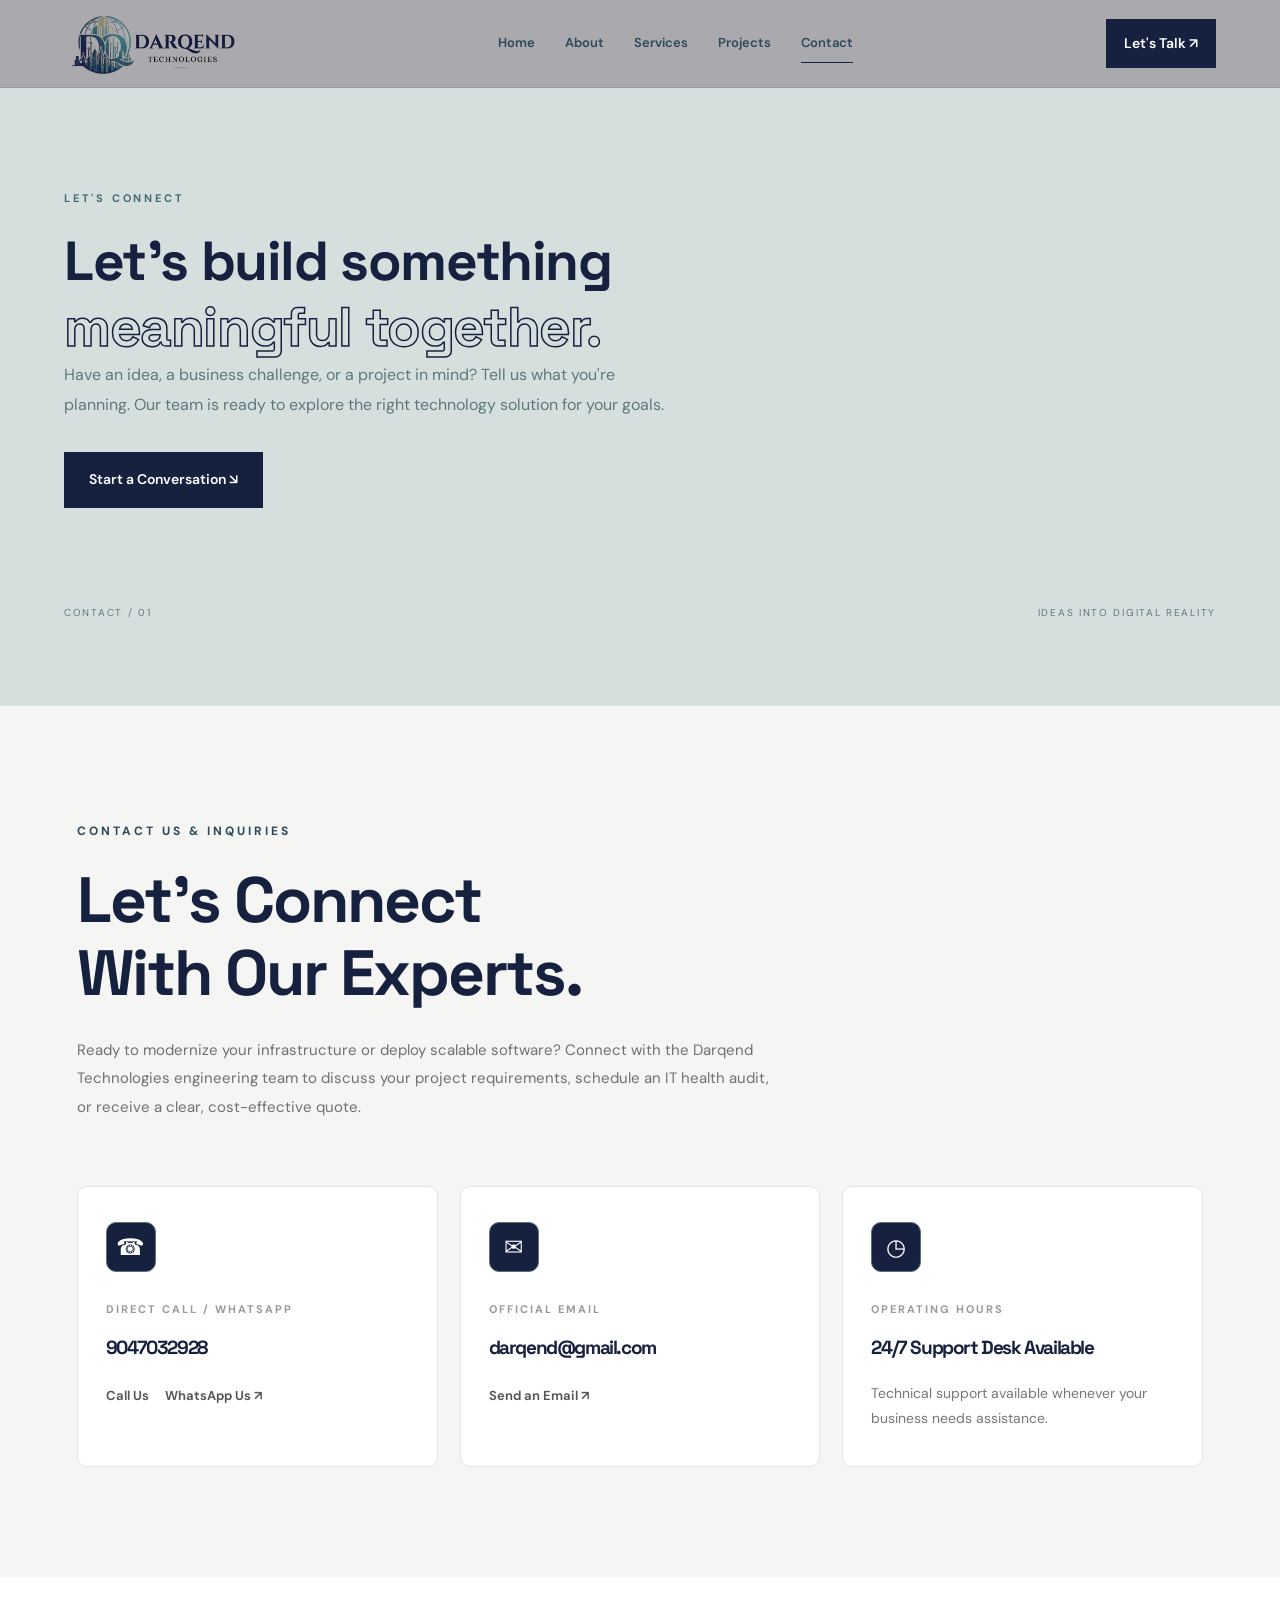
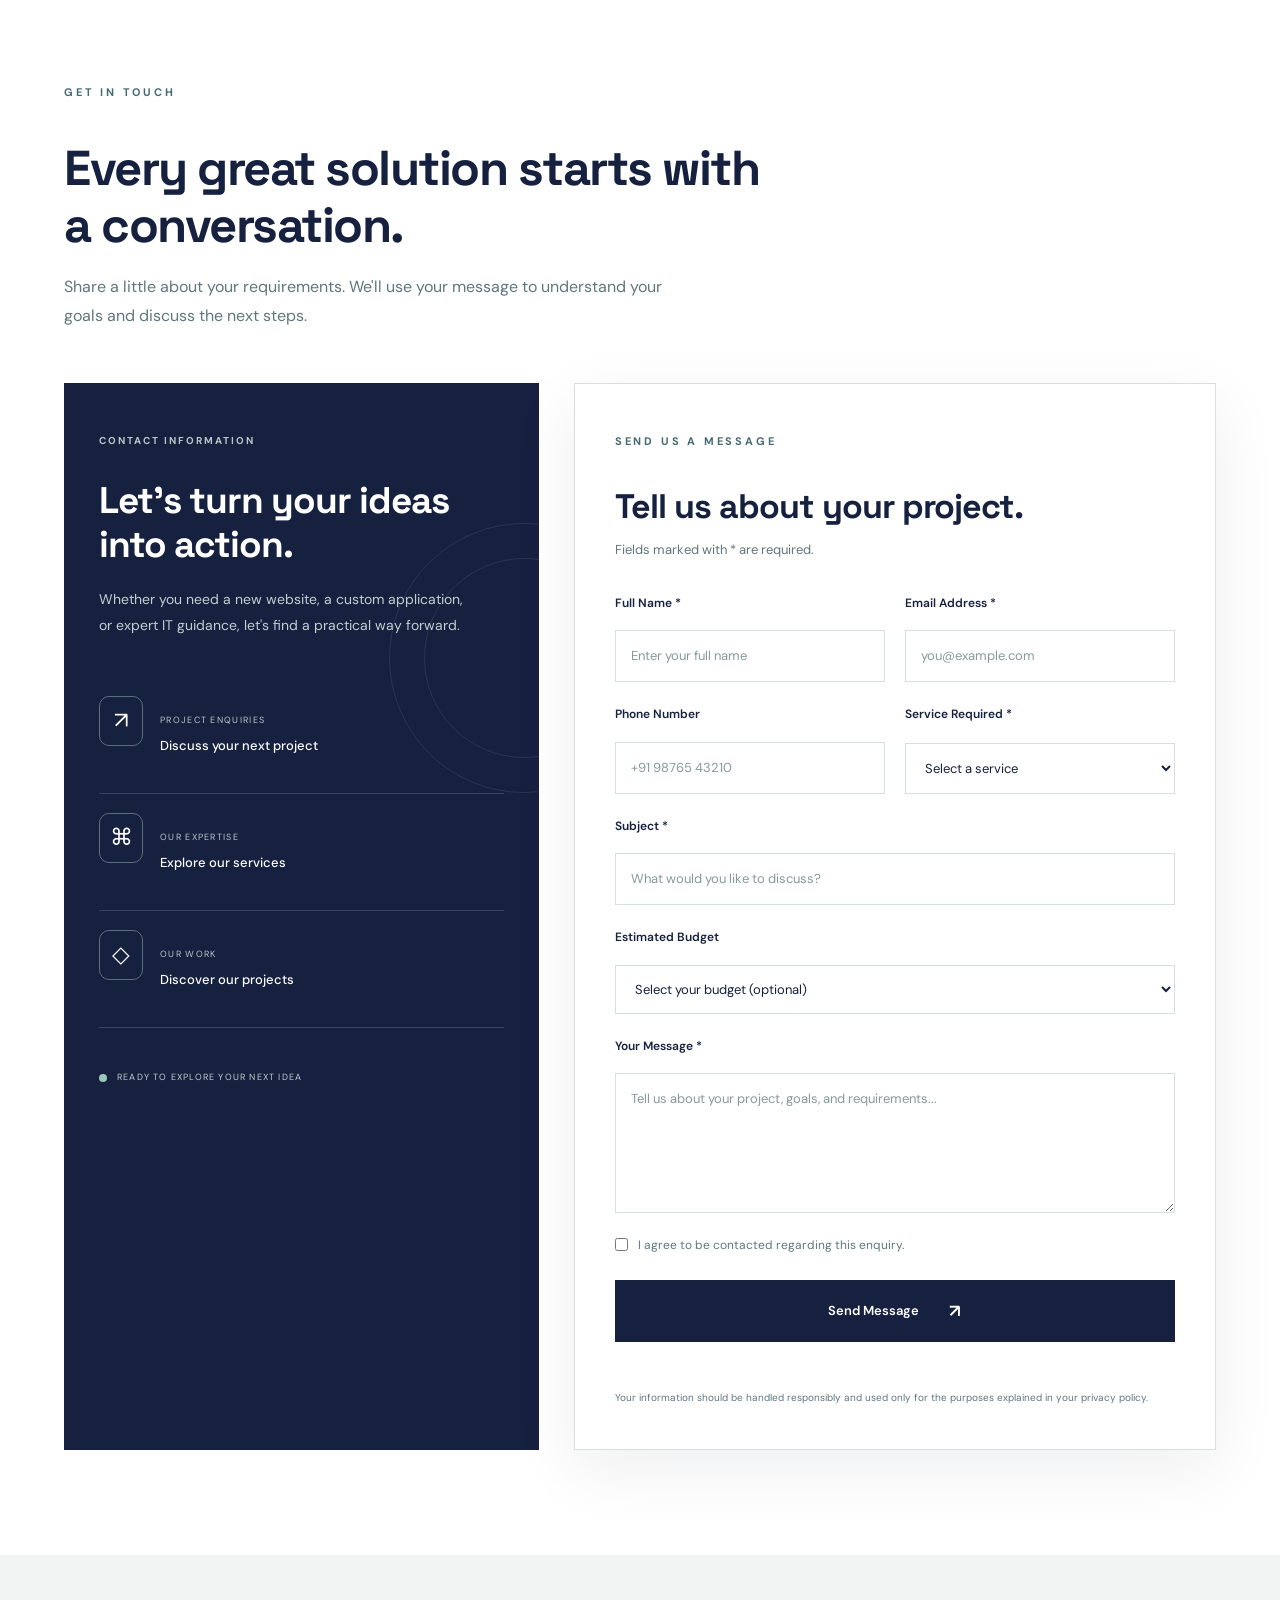
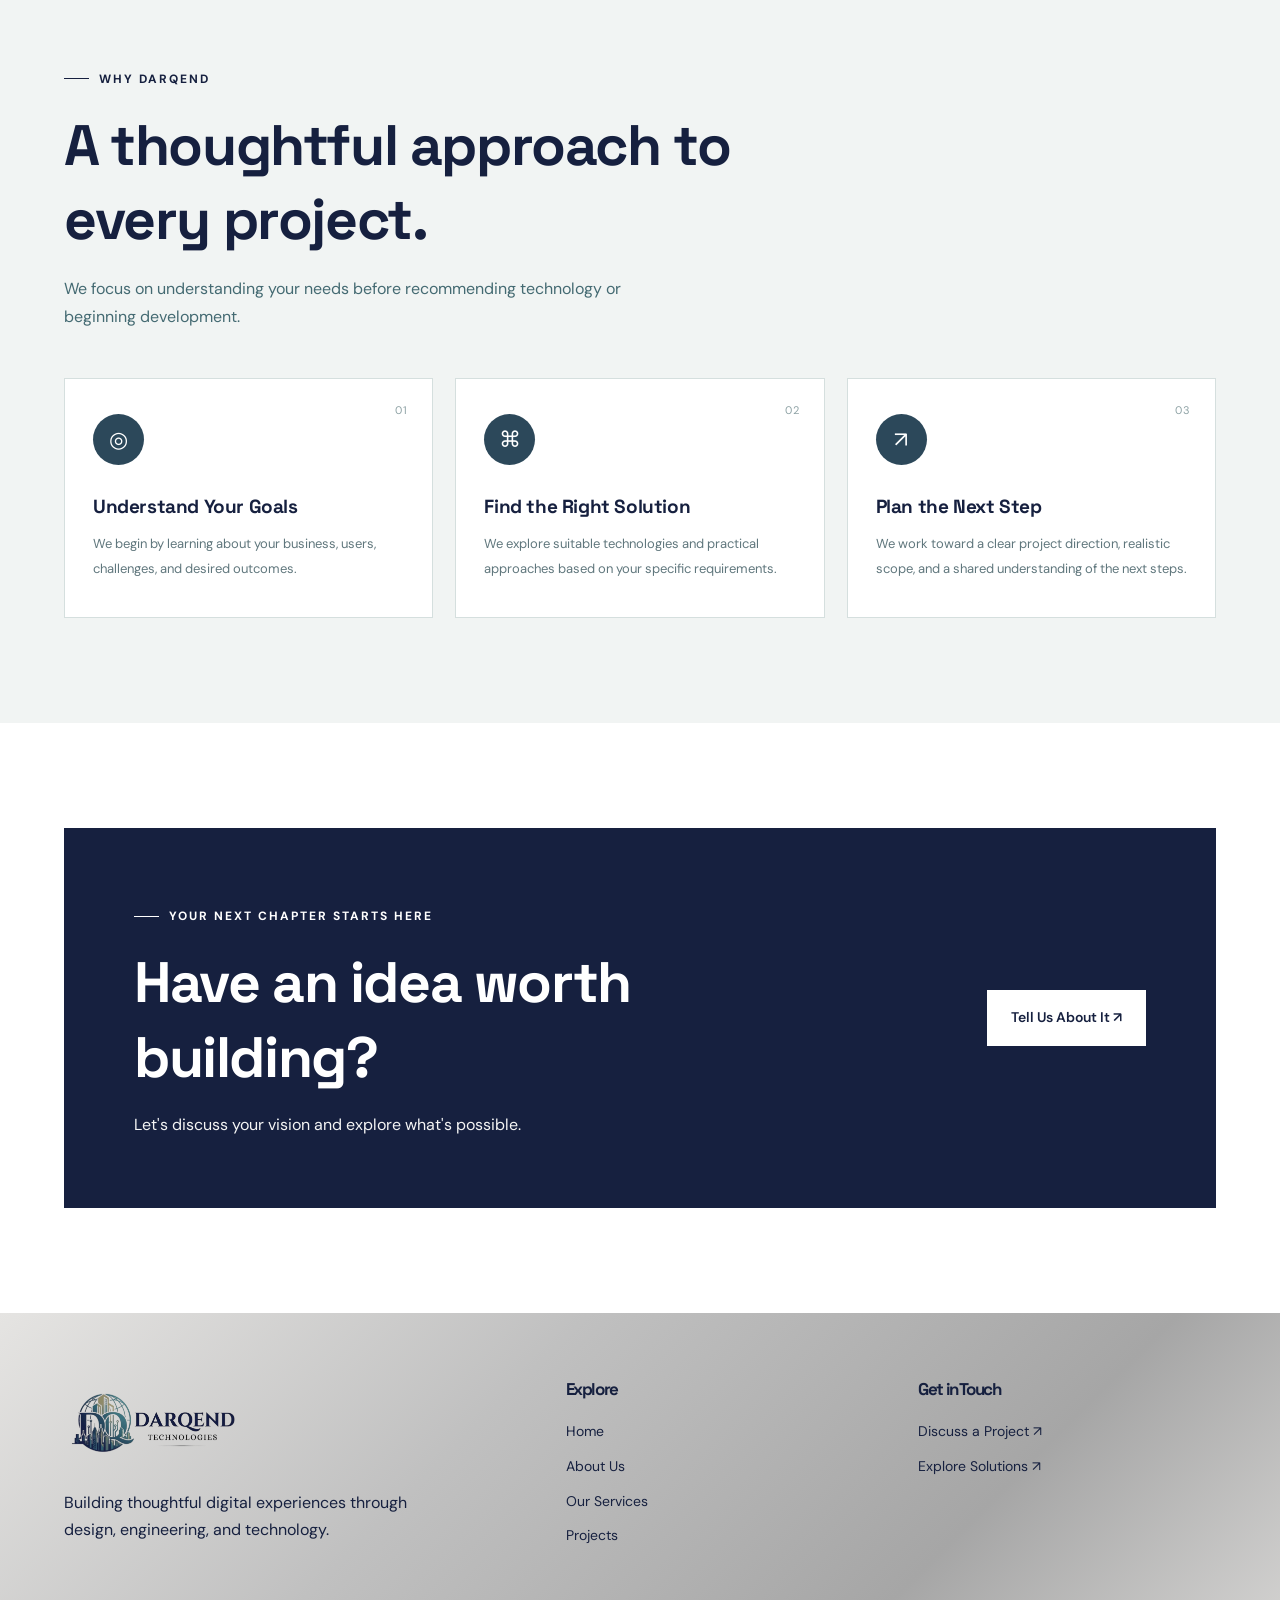
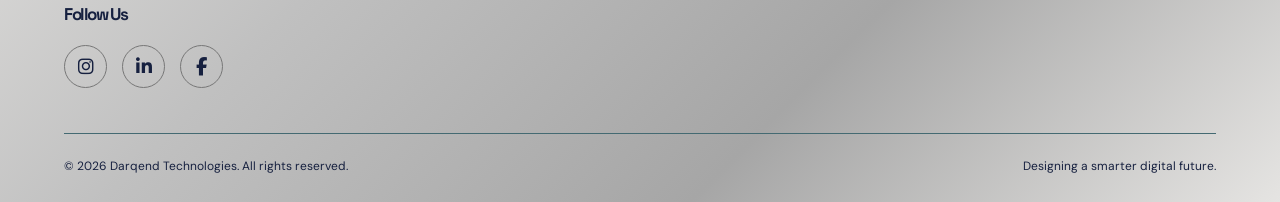
<file: templates/contact.html>
<!DOCTYPE html>
<html lang="en">
<head>
  <meta charset="UTF-8">
  <meta name="viewport" content="width=device-width, initial-scale=1.0">

  <meta name="description" content="Contact Darqend Technologies for web development, software solutions, AI and data solutions, UI/UX design, and IT consulting.">

  <title>Contact Us | Darqend Technologies</title>
   <link rel="icon"  type="image/png" href="../static/assets/logo3.jpeg">
  <link rel="stylesheet" href="https://cdnjs.cloudflare.com/ajax/libs/font-awesome/6.7.2/css/all.min.css">

  <link rel="stylesheet" href="../static/css/style.css">
  <link rel="stylesheet" href="../static/css/contact.css">

 
</head>

<body>

<header class="site-header">
  <div class="container nav-container">

    <a href="index.html" class="brand">
    <img src="../static/assets/logo2(darqend)-removebg-preview.png"  style="width:180px">
    </a>

    <nav class="nav-links" id="mainNav" aria-label="Main navigation">
      <a href="index.html">Home</a>
      <a href="about.html">About</a>
      <a href="services.html">Services</a>
      <a href="projects.html">Projects</a>
      <a href="contact.html" class="active" aria-current="page">Contact</a>
    </nav>

    <a href="#contact-form" class="btn nav-cta">Let's Talk ↗</a>

    <button class="menu-toggle"
      aria-label="Open navigation"
      aria-controls="mainNav"
      aria-expanded="false">
      ☰
    </button>

  </div>
</header>

<main>

  <!-- CONTACT HERO -->
  <section class="contact-hero">
    <div class="contact-hero-bg"></div>

    <div class="container contact-hero-content">

    
      <span class="eyebrow reveal">LET'S CONNECT</span>

      <h1 class="reveal delay-1 hero-title" >
        Let's build something
        <span class="outline-text" style="color:transparent">meaningful together.</span>
      </h1>

      <p class="reveal delay-2">
        Have an idea, a business challenge, or a project in mind?
        Tell us what you're planning. Our team is ready to explore
        the right technology solution for your goals.
      </p>

      <a href="#contact-form" class="btn reveal delay-3">
        Start a Conversation ↘
      </a>

      <div class="contact-hero-index">
        <span>CONTACT / 01</span>
        <span>IDEAS INTO DIGITAL REALITY</span>
      </div>

    </div>
  </section>




    <section class="contact-info-section">

        <div class="contact-info-container">

            <!-- Heading -->
            <div class="contact-info-heading">

                <span class="contact-eyebrow">
                    CONTACT US & INQUIRIES
                </span>

                <h1>
                    Let's Connect
                    <span>With Our Experts.</span>
                </h1>

                <p>
                    Ready to modernize your infrastructure or deploy scalable
                    software? Connect with the Darqend Technologies engineering
                    team to discuss your project requirements, schedule an IT
                    health audit, or receive a clear, cost-effective quote.
                </p>

            </div>

            <!-- Contact Details -->
            <div class="contact-info-grid">

                <!-- Phone -->
                <div class="contact-info-card">

                    <div class="contact-info-icon">
                        ☎
                    </div>

                    <span>DIRECT CALL / WHATSAPP</span>

                    <h3>9047032928</h3>

                    <a href="tel:+919047032928">
                        Call Us
                    </a>

                    <a href="https://wa.me/919047032928"
                      target="_blank"
                      rel="noopener noreferrer">
                        WhatsApp Us ↗
                    </a>

                </div>

                <!-- Email -->
                <div class="contact-info-card">

                    <div class="contact-info-icon">
                        ✉
                    </div>

                    <span>OFFICIAL EMAIL</span>

                    <h3>darqend@gmail.com</h3>

                    <a href="mailto:darqend@gmail.com">
                        Send an Email ↗
                    </a>

                </div>

                <!-- Operating Hours -->
                <div class="contact-info-card">

                    <div class="contact-info-icon">
                        ◷
                    </div>

                    <span>OPERATING HOURS</span>

                    <h3>24/7 Support Desk Available</h3>

                    <p>
                        Technical support available whenever your business
                        needs assistance.
                    </p>

                </div>

            </div>

        </div>

    </section>



  <!-- CONTACT INFORMATION AND FORM -->
  <section class="section contact-main">
    <div class="container">

      <div class="contact-heading reveal">
        <span class="eyebrow">GET IN TOUCH</span>
        <h2>Every great solution starts with a conversation.</h2>
        <p>
          Share a little about your requirements. We'll use your message
          to understand your goals and discuss the next steps.
        </p>
      </div>

      <div class="contact-layout">

        <!-- LEFT INFORMATION PANEL -->
        <aside class="contact-info reveal">

          <span class="contact-panel-label">CONTACT INFORMATION</span>

          <h3>Let's turn your ideas into action.</h3>

          <p class="contact-info-description">
            Whether you need a new website, a custom application,
            or expert IT guidance, let's find a practical way forward.
          </p>

          <div class="contact-info-list">

            <a class="contact-info-item" href="#contact-form">
              <span class="contact-info-icon">↗</span>
              <span>
                <small>PROJECT ENQUIRIES</small>
                <strong>Discuss your next project</strong>
              </span>
            </a>

            <a class="contact-info-item" href="services.html">
              <span class="contact-info-icon">⌘</span>
              <span>
                <small>OUR EXPERTISE</small>
                <strong>Explore our services</strong>
              </span>
            </a>

            <a class="contact-info-item" href="projects.html">
              <span class="contact-info-icon">◇</span>
              <span>
                <small>OUR WORK</small>
                <strong>Discover our projects</strong>
              </span>
            </a>

          </div>

          <div class="contact-info-bottom">
            <span class="contact-status-dot"></span>
            <span>READY TO EXPLORE YOUR NEXT IDEA</span>
          </div>

          <div class="contact-decoration contact-decoration-one"></div>
          <div class="contact-decoration contact-decoration-two"></div>

        </aside>

        <!-- RIGHT CONTACT FORM -->
        <div class="contact-form-panel reveal delay-1" id="contact-form">

          <div class="form-heading">
            <span class="eyebrow">SEND US A MESSAGE</span>
            <h3>Tell us about your project.</h3>
            <p>Fields marked with * are required.</p>
          </div>

          <form id="contactForm" action="#" method="post">

            <div class="form-row">

              <div class="form-group">
                <label for="fullName">Full Name *</label>
                <input
                  type="text"
                  id="fullName"
                  name="fullName"
                  placeholder="Enter your full name"
                  autocomplete="name"
                  required>
              </div>

              <div class="form-group">
                <label for="email">Email Address *</label>
                <input
                  type="email"
                  id="email"
                  name="email"
                  placeholder="you@example.com"
                  autocomplete="email"
                  required>
              </div>

            </div>

            <div class="form-row">

              <div class="form-group">
                <label for="phone">Phone Number</label>
                <input
                  type="tel"
                  id="phone"
                  name="phone"
                  placeholder="+91 98765 43210"
                  autocomplete="tel">
              </div>

              <div class="form-group">
                <label for="service">Service Required *</label>
                <select id="service" name="service" required>
                  <option value="" disabled selected>Select a service</option>
                  <option value="Web Development">Web Development</option>
                  <option value="Software Solutions">Software Solutions</option>
                  <option value="AI and Data Solutions">AI &amp; Data Solutions</option>
                  <option value="UI UX Design">UI/UX Design</option>
                  <option value="Cloud and Integration">Cloud &amp; Integration</option>
                  <option value="IT Consulting">IT Consulting</option>
                  <option value="Other">Other Enquiry</option>
                </select>
              </div>

            </div>

            <div class="form-group">
              <label for="subject">Subject *</label>
              <input
                type="text"
                id="subject"
                name="subject"
                placeholder="What would you like to discuss?"
                required>
            </div>

            <div class="form-group">
              <label for="budget">Estimated Budget</label>
              <select id="budget" name="budget">
                <option value="" selected>Select your budget (optional)</option>
                <option value="Under ₹25,000">Under ₹25,000</option>
                <option value="₹25,000 - ₹50,000">₹25,000 – ₹50,000</option>
                <option value="₹50,000 - ₹1,00,000">₹50,000 – ₹1,00,000</option>
                <option value="Above ₹1,00,000">Above ₹1,00,000</option>
                <option value="Not decided">Not decided yet</option>
              </select>
            </div>

            <div class="form-group">
              <label for="message">Your Message *</label>
              <textarea
                id="message"
                name="message"
                rows="5"
                placeholder="Tell us about your project, goals, and requirements..."
                required></textarea>
            </div>

            <label class="form-consent">
              <input type="checkbox" id="consent" name="consent" required>
              <span>
                I agree to be contacted regarding this enquiry.
              </span>
            </label>

            <button type="submit" class="btn contact-submit">
              Send Message <span>↗</span>
            </button>

            <p class="form-status" id="formStatus" role="status"
              aria-live="polite"></p>

            <p class="form-note">
              Your information should be handled responsibly and used
              only for the purposes explained in your privacy policy.
            </p>

          </form>

        </div>

      </div>
    </div>
  </section>

  <!-- WHY CONTACT US -->
  <section class="section section-light contact-benefits">
    <div class="container">

      <div class="section-heading reveal">
        <span class="eyebrow">WHY DARQEND</span>
        <h2>A thoughtful approach to every project.</h2>
        <p>
          We focus on understanding your needs before recommending
          technology or beginning development.
        </p>
      </div>

      <div class="contact-benefits-grid">

        <article class="contact-benefit-card reveal">
          <span class="benefit-number">01</span>
          <div class="benefit-icon">◎</div>
          <h3>Understand Your Goals</h3>
          <p>
            We begin by learning about your business, users,
            challenges, and desired outcomes.
          </p>
        </article>

        <article class="contact-benefit-card reveal delay-1">
          <span class="benefit-number">02</span>
          <div class="benefit-icon">⌘</div>
          <h3>Find the Right Solution</h3>
          <p>
            We explore suitable technologies and practical approaches
            based on your specific requirements.
          </p>
        </article>

        <article class="contact-benefit-card reveal delay-2">
          <span class="benefit-number">03</span>
          <div class="benefit-icon">↗</div>
          <h3>Plan the Next Step</h3>
          <p>
            We work toward a clear project direction, realistic scope,
            and a shared understanding of the next steps.
          </p>
        </article>

      </div>
    </div>
  </section>

  <!-- FINAL CTA -->
  <section class="section contact-final-cta">
    <div class="container">
      <div class="cta-panel reveal">

        <div>
          <span class="eyebrow">YOUR NEXT CHAPTER STARTS HERE</span>
          <h2 style="color:white">Have an idea worth building?</h2>
          <p style="color: whitesmoke;">
            Let's discuss your vision and explore what's possible.
          </p>
        </div>

        <a href="#contact-form" class="btn btn-light">
          Tell Us About It ↗
        </a>

      </div>
    </div>
  </section>

</main>

<!-- FOOTER -->
<footer class="site-footer">
  <div class="container">
    <div class="footer-grid">
      <div>
        <a href="index.html" class="brand">
         <img src="../static/assets/logo2(darqend)-removebg-preview.png"  style="width:180px">
        </a>
        <p style="color:#16203F">Building thoughtful digital experiences through design,
          engineering, and technology.</p>
      </div>
      <div>
        <h3>Explore</h3>
        <div class="footer-links">
           <a href="index.html">Home</a>
          <a href="about.html">About Us</a>
          <a href="services.html">Our Services</a>
          <a href="projects.html">Projects</a>
         
        </div>
      </div>
      <div>
        <h3>Get in Touch</h3>
        <div class="footer-links">
          <a href="contact.html">Discuss a Project ↗</a>
          <a href="services.html">Explore Solutions ↗</a>
        </div>
      </div>

      <!-- Social Media -->
        <div class="footer-social">
            <h3>Follow Us</h3>

            <div class="social-icons">

                <a href="https://www.instagram.com/_abino__?psln=MXA0OWJsNXB0bXV6Mw=="
                   target="_blank" aria-label="Instagram">
                    <i class="fab fa-instagram"></i>
                </a>

                <a href="https://www.linkedin.com/company/YOUR_USERNAME/"
                   target="_blank" aria-label="LinkedIn">
                    <i class="fab fa-linkedin-in"></i>
                </a>

                <a href="https://www.facebook.com/YOUR_USERNAME/"
                   target="_blank" aria-label="Facebook">
                    <i class="fab fa-facebook-f"></i>
                </a>

            </div>
        </div>

    </div>
    <div class="footer-bottom">
      <span>© <span data-year></span> Darqend Technologies. All rights reserved.</span>
      <span>Designing a smarter digital future.</span>
    </div>
  </div>
</footer>

<script src="../static/js/script.js" defer></script>
<script src="../static/js/form.js" defer></script>

</body>
</html>
</file>
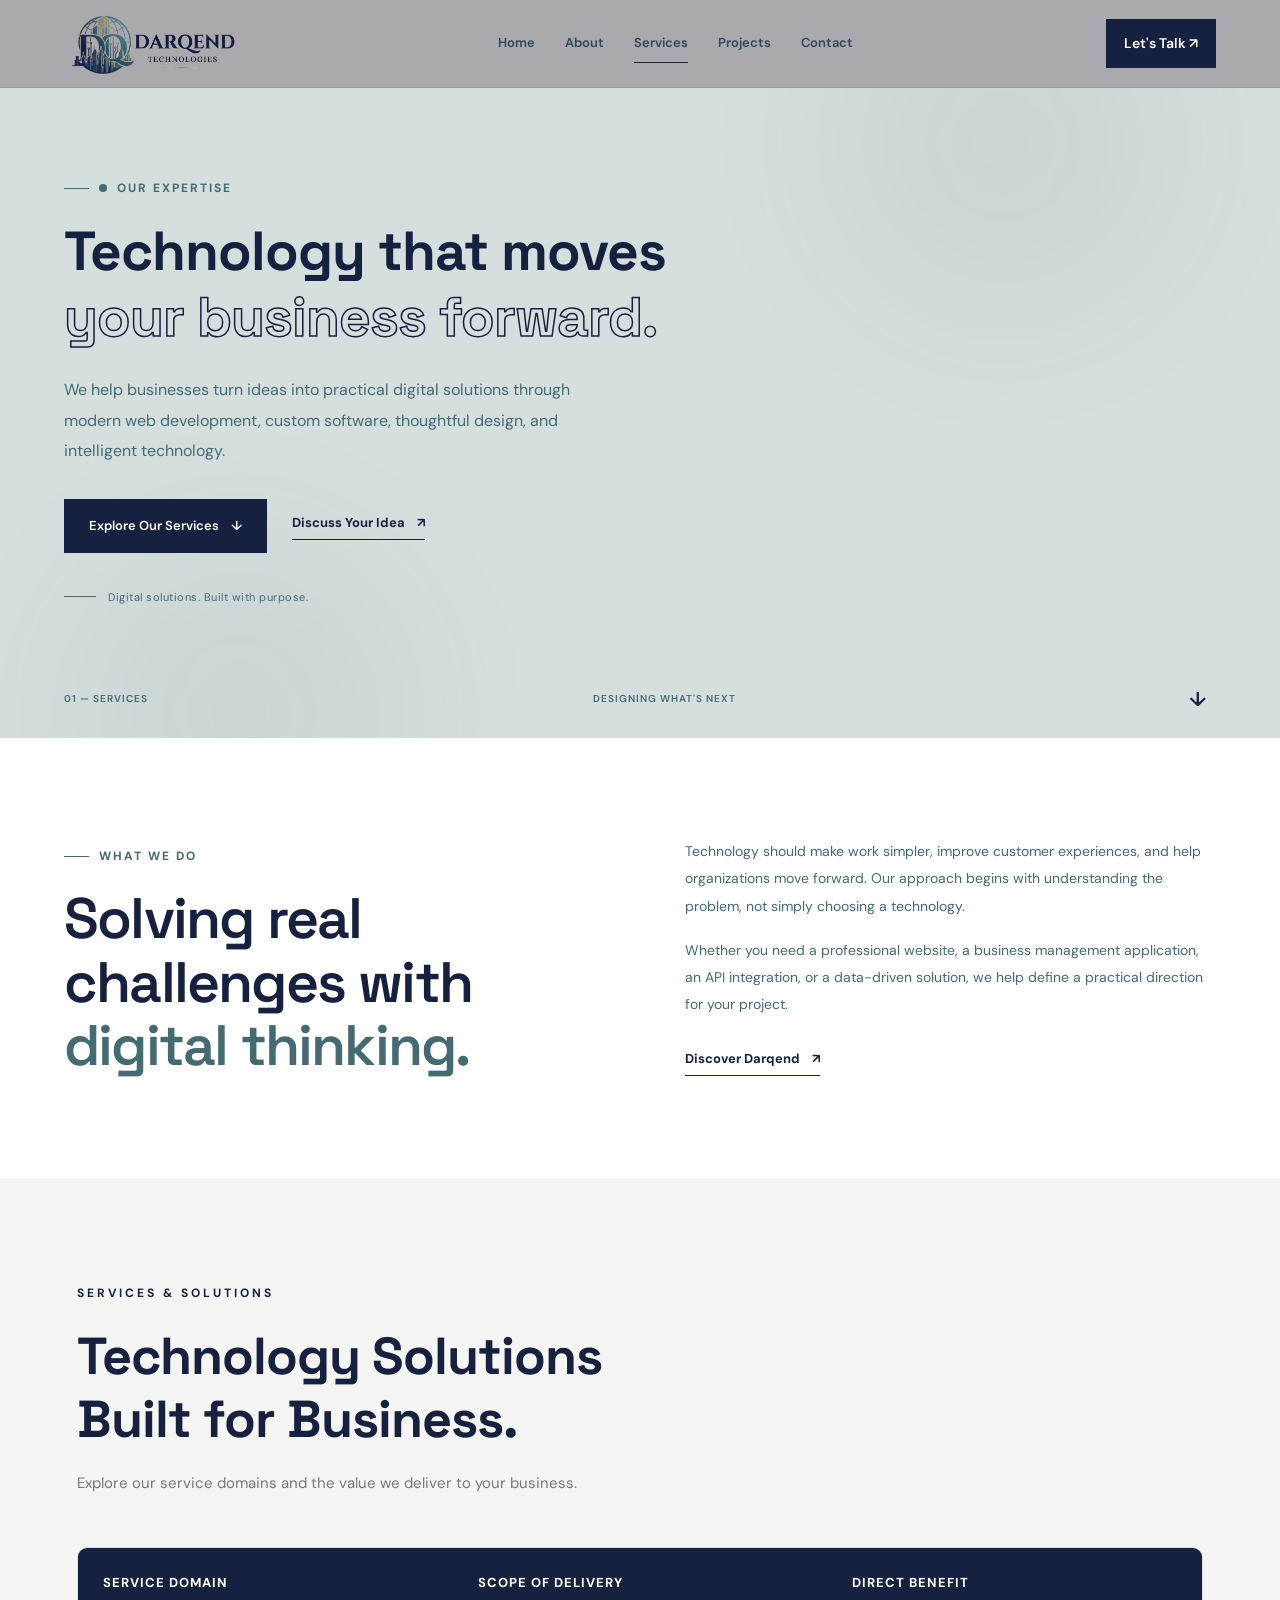
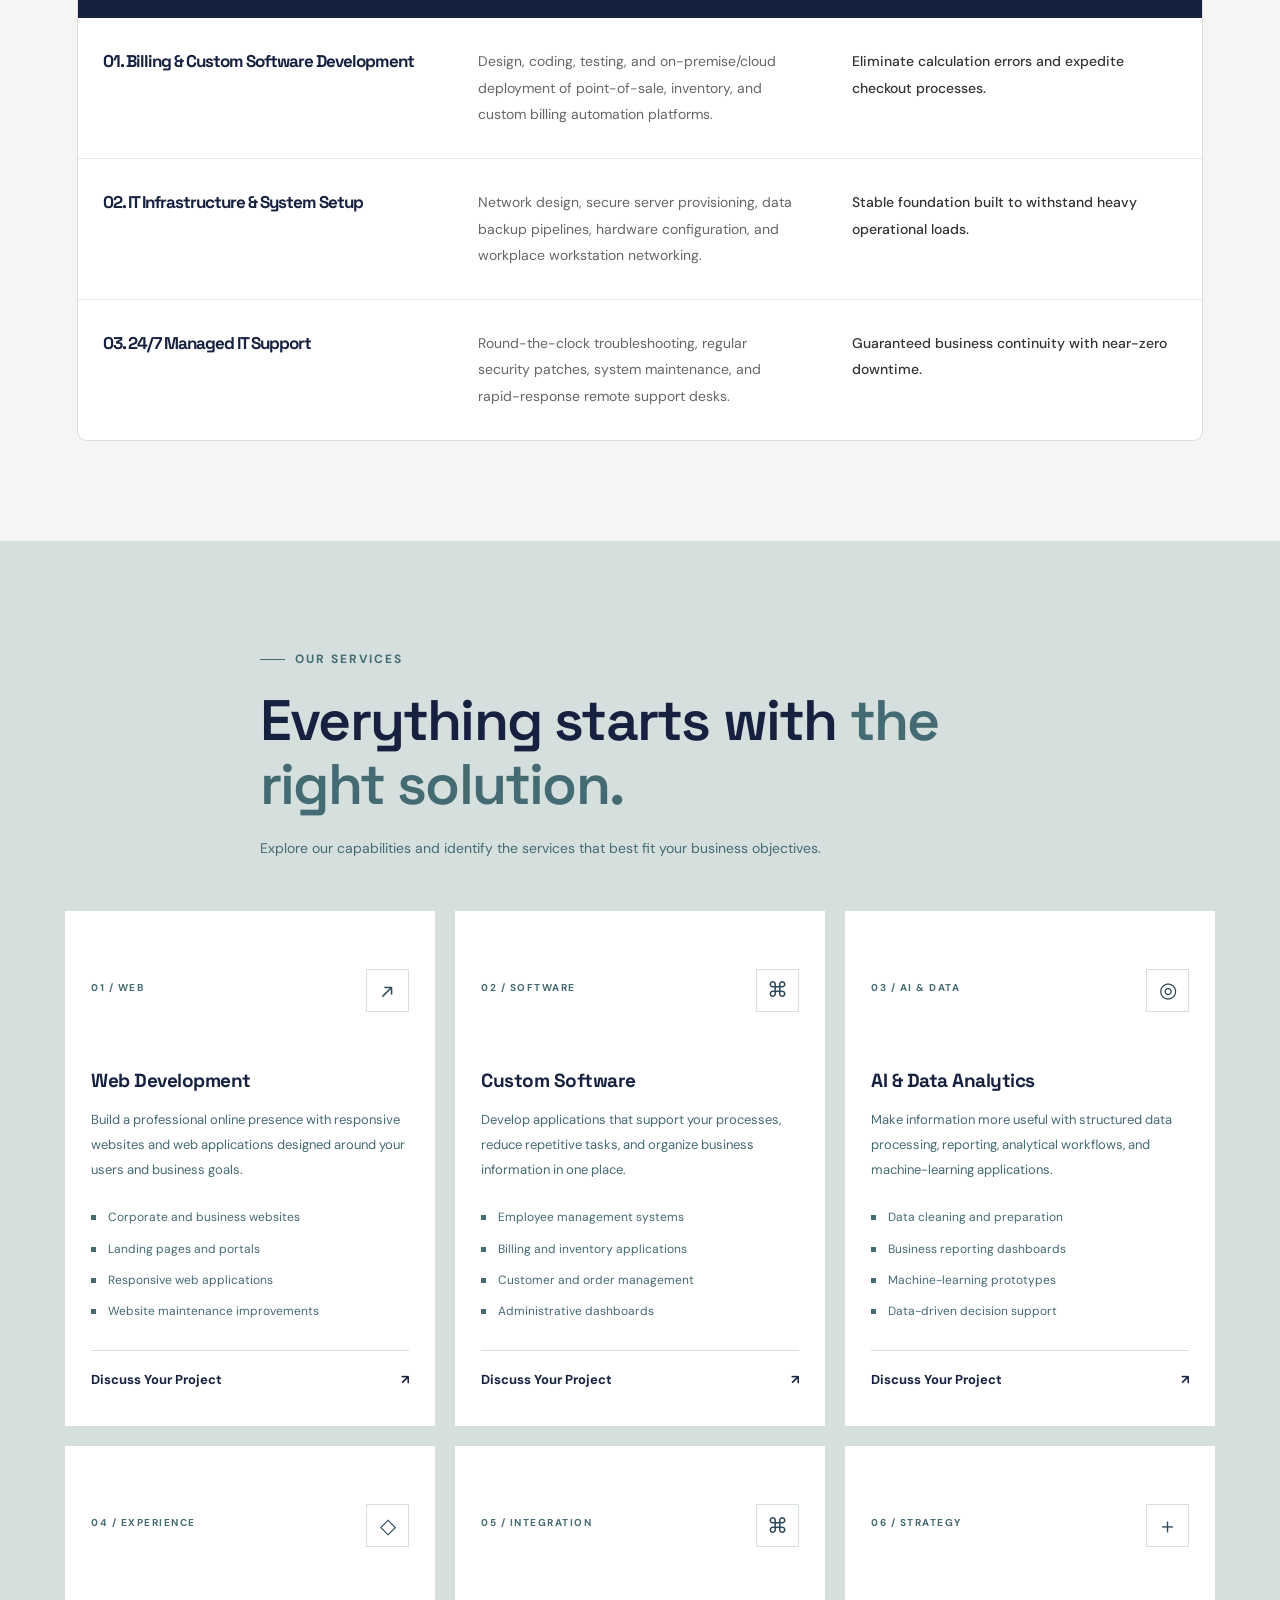
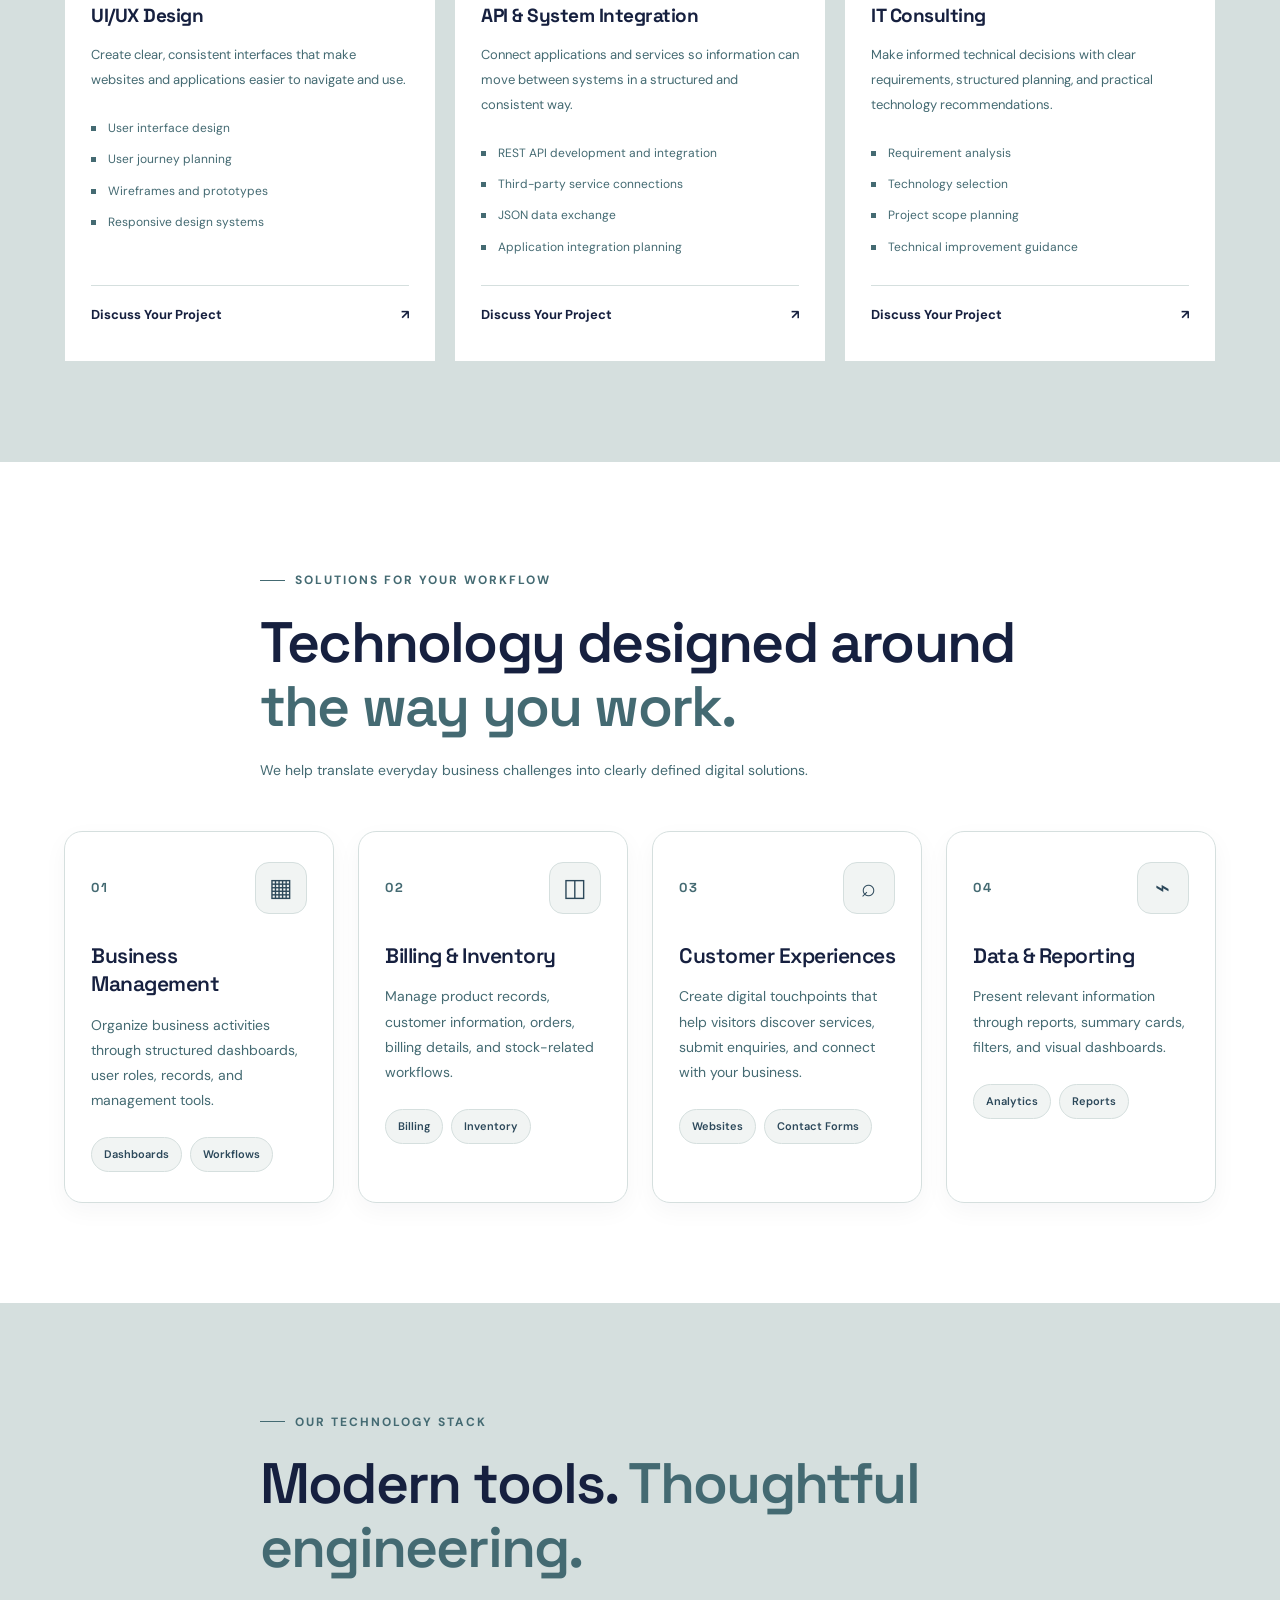
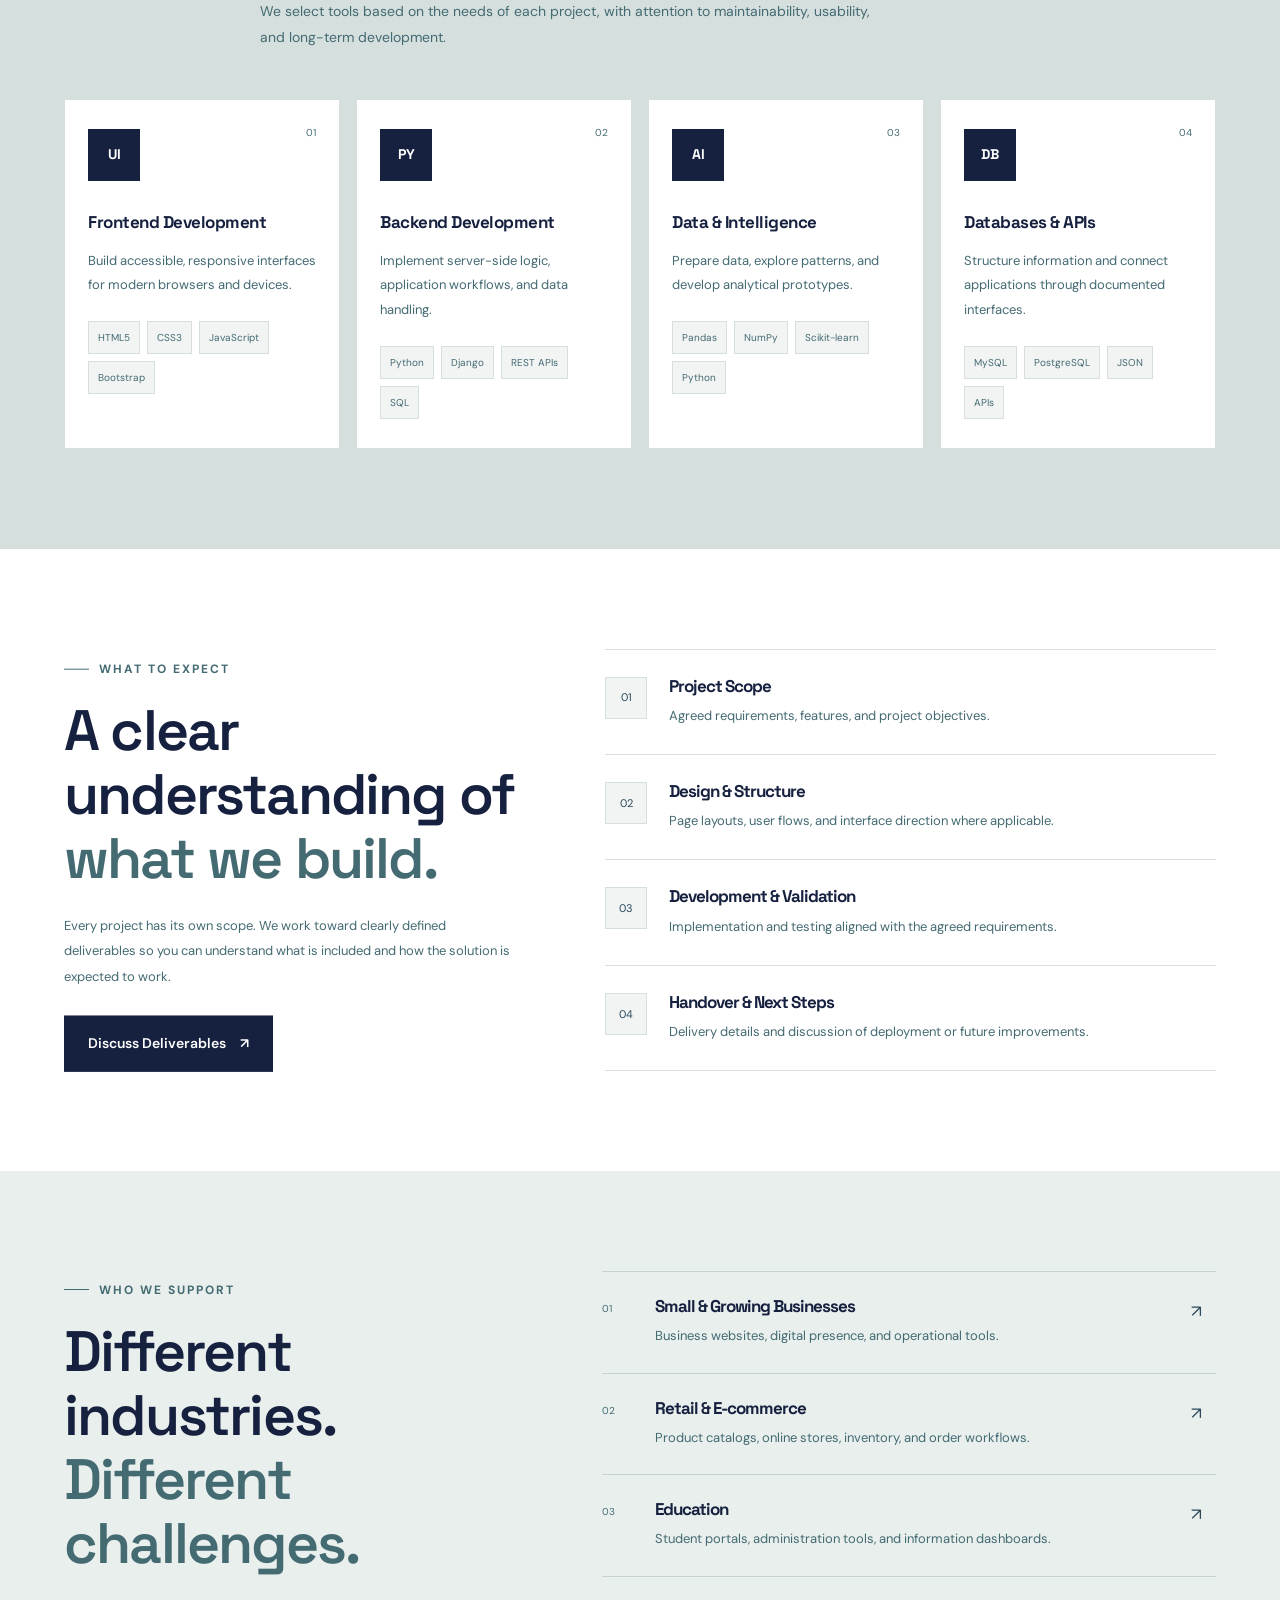
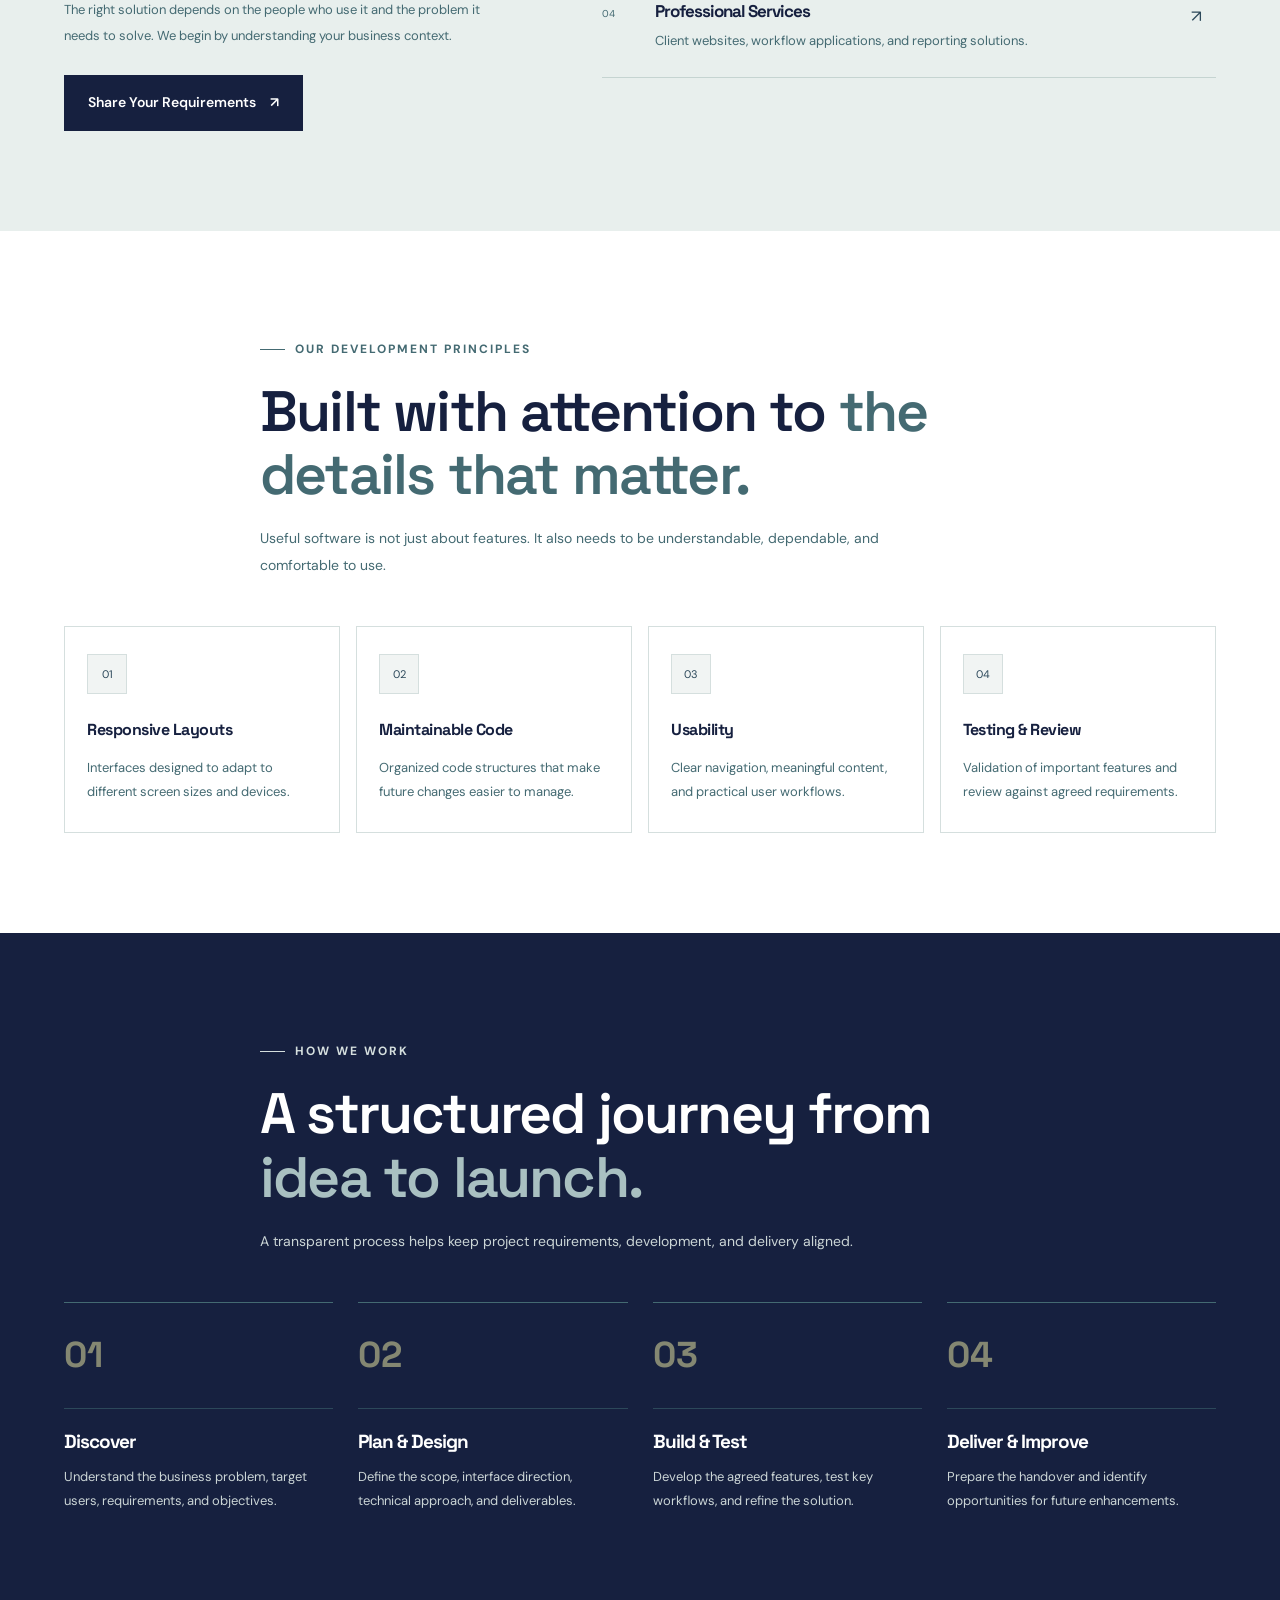
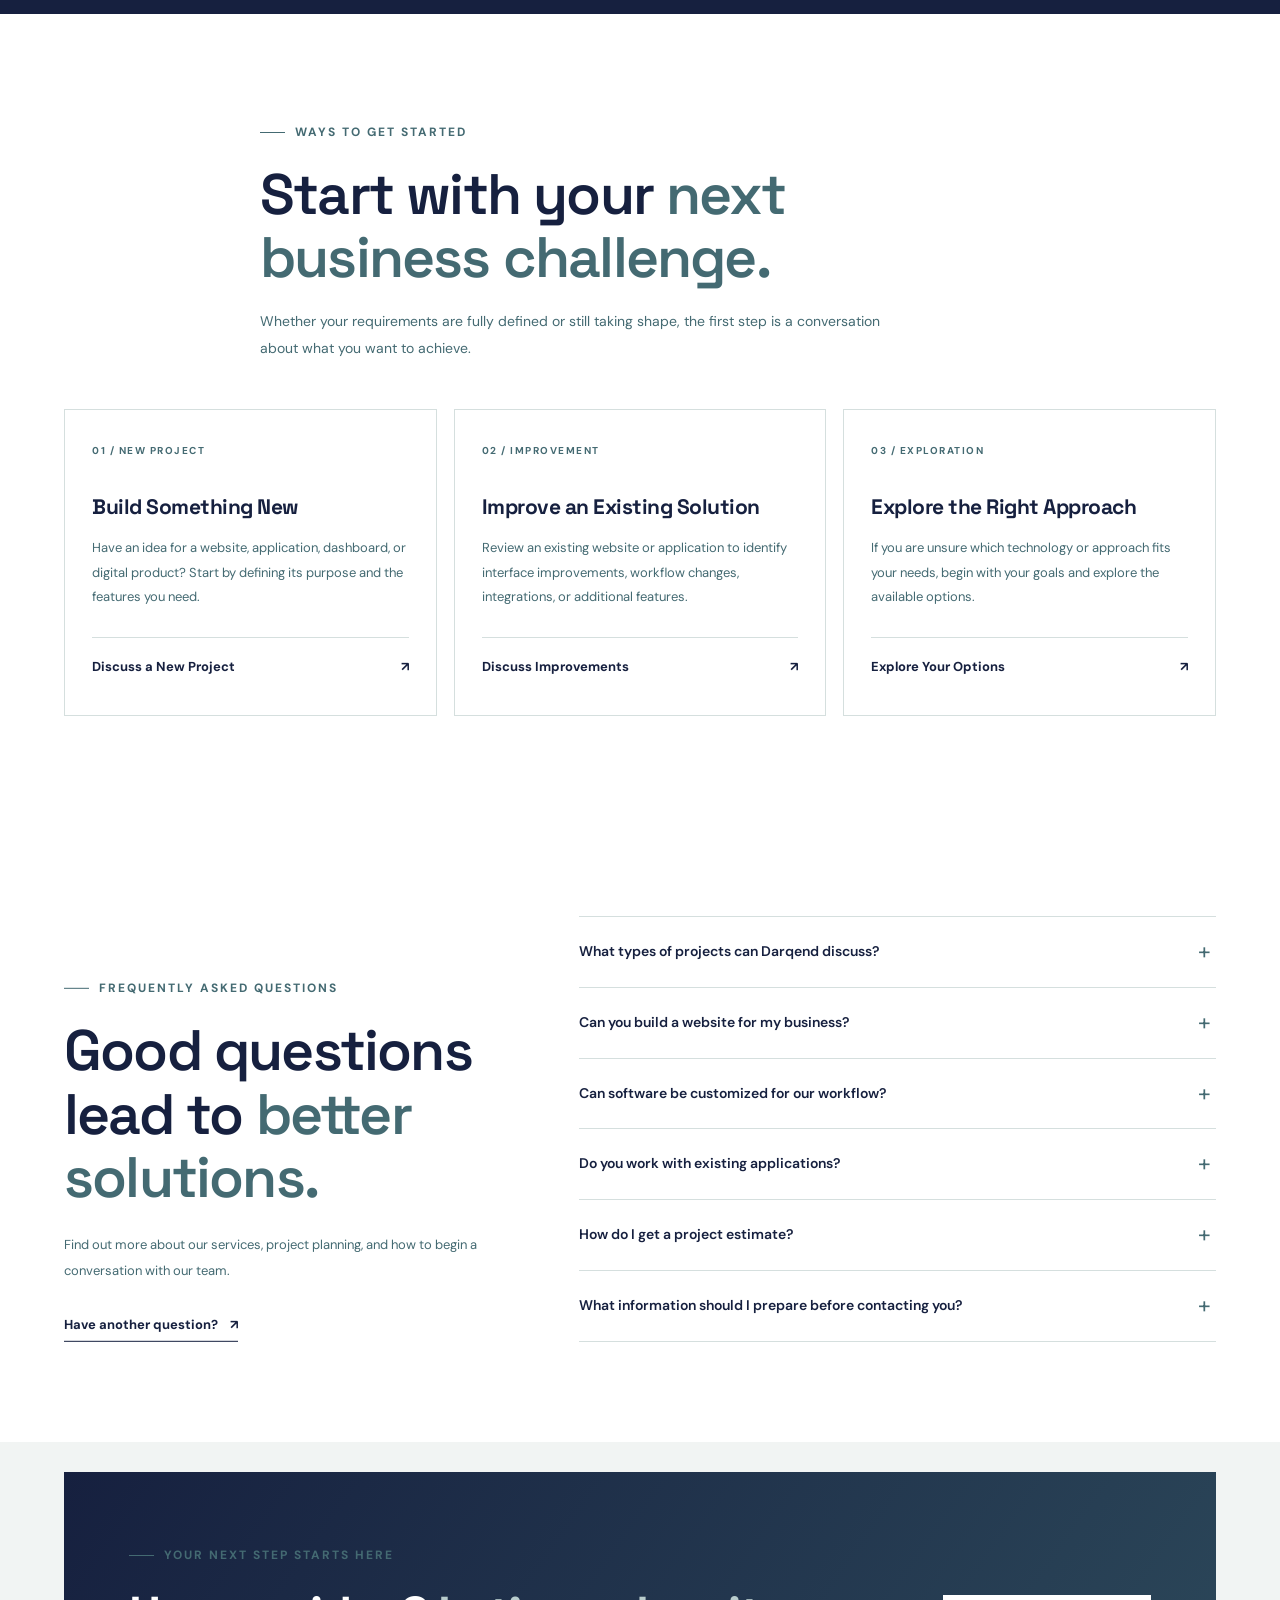
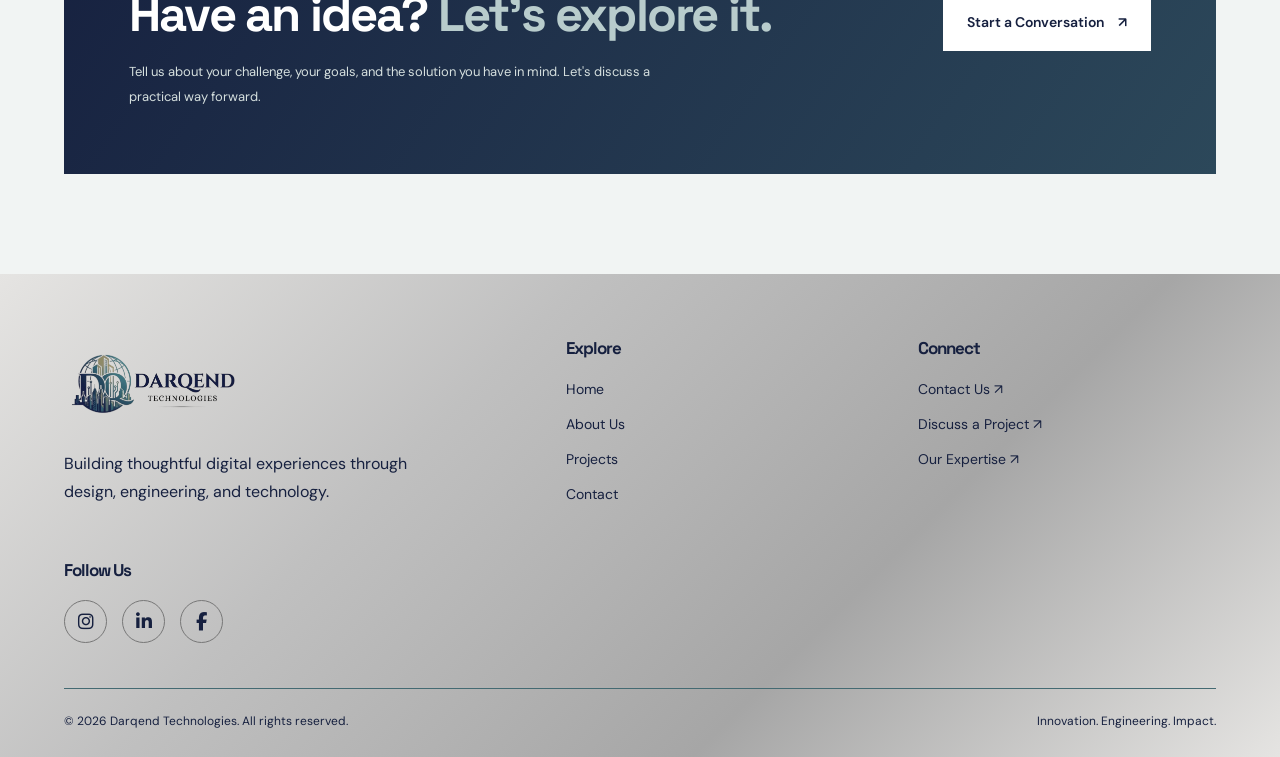
<file: templates/services.html>
<!DOCTYPE html>
<html lang="en">
<head>
    <meta charset="UTF-8">
    <meta name="viewport" content="width=device-width, initial-scale=1.0">
    <meta name="description" content="Explore Darqend Technologies services including web development, custom software, AI and data analytics, UI/UX design, API integration, and IT consulting.">
    <meta name="theme-color" content="#101010">

    <title>IT Services | Darqend Technologies</title>
     <link rel="icon"  type="image/png" href="../static/assets/logo3.jpeg">
    <link rel="stylesheet" href="https://cdnjs.cloudflare.com/ajax/libs/font-awesome/6.7.2/css/all.min.css">

    <!-- <link rel="preconnect" href="https://fonts.googleapis.com">
    <link rel="preconnect" href="https://fonts.gstatic.com" crossorigin>
    <link href="https://fonts.googleapis.com/css2?family=Inter:wght@400;500;600;700;800&display=swap" rel="stylesheet"> -->

    <link rel="stylesheet" href="../static/css/style.css">
    <link rel="stylesheet" href="../static/css/services.css">
   
</head>
<body>

    <!-- Page Loader -->
  <header class="site-header">
  <div class="container nav-container">
    <a href="index.html" class="brand">
      <img src="../static/assets/logo2(darqend)-removebg-preview.png"  style="width:180px">
    </a>

    <nav class="nav-links" id="mainNav" aria-label="Main navigation">
      <a href="index.html">Home</a>
      <a href="about.html">About</a>
      <a href="services.html">Services</a>
      <a href="projects.html">Projects</a>
      <a href="contact.html">Contact</a>
    </nav>

    <a href="contact.html" class="btn nav-cta">Let's Talk ↗</a>
    <button class="menu-toggle" aria-label="Open navigation"
      aria-controls="mainNav" aria-expanded="false">☰</button>
  </div>
</header>

    <main>

        <!-- Hero -->
        <section class="services-hero" style="background-color:#D5DFDE ;">
            <div class="hero-grid-pattern"></div>
                <div class="hero-orb hero-orb-one"></div>
                <div class="hero-orb hero-orb-two"></div>

            <div class="container services-hero-inner">

              

                <div class="services-hero-content">

                    <div class="hero-copy reveal">
                        <span class="eyebrow">
                            <span class="eyebrow-dot"></span>
                            OUR EXPERTISE
                        </span>

                        <h1 class="hero-title">
                            Technology that moves
                            <span class="outline-text" style="color: transparent;">your business forward.</span>
                            
                        </h1>

                        <p>
                            We help businesses turn ideas into practical digital
                            solutions through modern web development, custom
                            software, thoughtful design, and intelligent technology.
                        </p>

                        <div class="hero-actions">
                            <a href="#our-services" class="btn btn-dark">
                                Explore Our Services <span>↓</span>
                            </a>
                            <a href="contact.html" class="secondary-link">
                                Discuss Your Idea <span>↗</span>
                            </a>
                        </div>

                        <div class="hero-caption">
                            <span class="caption-line"></span>
                            <span>Digital solutions. Built with purpose.</span>
                        </div>
                    </div>

                  <div class="hero-video reveal">
                        <video autoplay muted loop playsinline disablepictureinpicture>
                            <source src="../static/assets/video/WhatsApp Video 2026-10-30 at 9.20.30 PM.mp4" type="video/mp4">
                        </video>
                 </div>

                </div>

                <div class="hero-bottom">
                    <span>01 — SERVICES</span>
                    <span>DESIGNING WHAT'S NEXT</span>
                    <a href="#our-services" aria-label="Scroll to services">↓</a>
                </div>

            </div>
        </section>

        <!-- Introduction -->
        <section class="section services-intro-section">
            <div class="container services-intro-grid">

                <div class="intro-heading reveal">
                    <span class="eyebrow">WHAT WE DO</span>
                    <h2>Solving real challenges with <span>digital thinking.</span></h2>
                </div>

                <div class="intro-description reveal delay-1">
                    <p>
                        Technology should make work simpler, improve customer
                        experiences, and help organizations move forward.
                        Our approach begins with understanding the problem,
                        not simply choosing a technology.
                    </p>
                    <p>
                        Whether you need a professional website, a business
                        management application, an API integration, or a data-driven
                        solution, we help define a practical direction for your project.
                    </p>
                    <a href="about.html" class="text-link">
                        Discover Darqend <span>↗</span>
                    </a>
                </div>

            </div>
        </section>




        <section class="services-table-section">

            <div class="services-table-container">

                <div class="services-table-heading">
                    <span>SERVICES & SOLUTIONS</span>
                    <h2>Technology Solutions <br><span>Built for Business.</span></h2>
                    <p>Explore our service domains and the value we deliver to your business.</p>
                </div>

                <div class="table-responsive">
                    <table class="services-table">

                        <thead>
                            <tr>
                                <th>Service Domain</th>
                                <th>Scope of Delivery</th>
                                <th>Direct Benefit</th>
                            </tr>
                        </thead>

                        <tbody>

                            <tr>
                                <td>
                                    <h3>01. Billing & Custom Software Development</h3>
                                </td>

                                <td>
                                    Design, coding, testing, and on-premise/cloud
                                    deployment of point-of-sale, inventory, and
                                    custom billing automation platforms.
                                </td>

                                <td>
                                    Eliminate calculation errors and expedite
                                    checkout processes.
                                </td>
                            </tr>

                            <tr>
                                <td>
                                    <h3>02. IT Infrastructure & System Setup</h3>
                                </td>

                                <td>
                                    Network design, secure server provisioning,
                                    data backup pipelines, hardware configuration,
                                    and workplace workstation networking.
                                </td>

                                <td>
                                    Stable foundation built to withstand
                                    heavy operational loads.
                                </td>
                            </tr>

                            <tr>
                                <td>
                                    <h3>03. 24/7 Managed IT Support</h3>
                                </td>

                                <td>
                                    Round-the-clock troubleshooting, regular
                                    security patches, system maintenance, and
                                    rapid-response remote support desks.
                                </td>

                                <td>
                                    Guaranteed business continuity with
                                    near-zero downtime.
                                </td>
                            </tr>

                        </tbody>

                    </table>
                </div>

            </div>

        </section>


        <!-- Main Services -->
        <section class="section services-section" id="our-services">
            <div class="container">

                <div class="section-heading reveal">
                    <span class="eyebrow">OUR SERVICES</span>
                    <h2>Everything starts with <span>the right solution.</span></h2>
                    <p>
                        Explore our capabilities and identify the services
                        that best fit your business objectives.
                    </p>
                </div>

                <div class="services-grid">

                    <article class="service-card reveal">
                        <div class="service-card-top">
                            <span class="service-number">01 / WEB</span>
                            <span class="service-icon">↗</span>
                        </div>
                        <h3>Web Development</h3>
                        <p>
                            Build a professional online presence with responsive
                            websites and web applications designed around your users
                            and business goals.
                        </p>
                        <ul class="service-features">
                            <li>Corporate and business websites</li>
                            <li>Landing pages and portals</li>
                            <li>Responsive web applications</li>
                            <li>Website maintenance improvements</li>
                        </ul>
                        <a href="contact.html" class="text-link">
                            Discuss Your Project <span>↗</span>
                        </a>
                    </article>

                    <article class="service-card reveal delay-1">
                        <div class="service-card-top">
                            <span class="service-number">02 / SOFTWARE</span>
                            <span class="service-icon">⌘</span>
                        </div>
                        <h3>Custom Software</h3>
                        <p>
                            Develop applications that support your processes,
                            reduce repetitive tasks, and organize business
                            information in one place.
                        </p>
                        <ul class="service-features">
                            <li>Employee management systems</li>
                            <li>Billing and inventory applications</li>
                            <li>Customer and order management</li>
                            <li>Administrative dashboards</li>
                        </ul>
                        <a href="contact.html" class="text-link">
                            Discuss Your Project <span>↗</span>
                        </a>
                    </article>

                    <article class="service-card reveal delay-2">
                        <div class="service-card-top">
                            <span class="service-number">03 / AI & DATA</span>
                            <span class="service-icon">◎</span>
                        </div>
                        <h3>AI & Data Analytics</h3>
                        <p>
                            Make information more useful with structured data
                            processing, reporting, analytical workflows, and
                            machine-learning applications.
                        </p>
                        <ul class="service-features">
                            <li>Data cleaning and preparation</li>
                            <li>Business reporting dashboards</li>
                            <li>Machine-learning prototypes</li>
                            <li>Data-driven decision support</li>
                        </ul>
                        <a href="contact.html" class="text-link">
                            Discuss Your Project <span>↗</span>
                        </a>
                    </article>

                    <article class="service-card reveal">
                        <div class="service-card-top">
                            <span class="service-number">04 / EXPERIENCE</span>
                            <span class="service-icon">◇</span>
                        </div>
                        <h3>UI/UX Design</h3>
                        <p>
                            Create clear, consistent interfaces that make websites
                            and applications easier to navigate and use.
                        </p>
                        <ul class="service-features">
                            <li>User interface design</li>
                            <li>User journey planning</li>
                            <li>Wireframes and prototypes</li>
                            <li>Responsive design systems</li>
                        </ul>
                        <a href="contact.html" class="text-link">
                            Discuss Your Project <span>↗</span>
                        </a>
                    </article>

                    <article class="service-card reveal delay-1">
                        <div class="service-card-top">
                            <span class="service-number">05 / INTEGRATION</span>
                            <span class="service-icon">⌘</span>
                        </div>
                        <h3>API & System Integration</h3>
                        <p>
                            Connect applications and services so information
                            can move between systems in a structured and
                            consistent way.
                        </p>
                        <ul class="service-features">
                            <li>REST API development and integration</li>
                            <li>Third-party service connections</li>
                            <li>JSON data exchange</li>
                            <li>Application integration planning</li>
                        </ul>
                        <a href="contact.html" class="text-link">
                            Discuss Your Project <span>↗</span>
                        </a>
                    </article>

                    <article class="service-card reveal delay-2">
                        <div class="service-card-top">
                            <span class="service-number">06 / STRATEGY</span>
                            <span class="service-icon">＋</span>
                        </div>
                        <h3>IT Consulting</h3>
                        <p>
                            Make informed technical decisions with clear
                            requirements, structured planning, and practical
                            technology recommendations.
                        </p>
                        <ul class="service-features">
                            <li>Requirement analysis</li>
                            <li>Technology selection</li>
                            <li>Project scope planning</li>
                            <li>Technical improvement guidance</li>
                        </ul>
                        <a href="contact.html" class="text-link">
                            Discuss Your Project <span>↗</span>
                        </a>
                    </article>

                </div>
            </div>
        </section>

        <!-- Business Solutions -->
        <section class="section solutions-section">
            <div class="container">

                <div class="section-heading reveal">
                    <span class="eyebrow">SOLUTIONS FOR YOUR WORKFLOW</span>
                    <h2>Technology designed around <span>the way you work.</span></h2>
                    <p>
                        We help translate everyday business challenges into
                        clearly defined digital solutions.
                    </p>
                </div>

                <div class="solutions-grid">

                    <article class="solution-card reveal">
                        <div class="solution-top">
                            <span>01</span>
                            <span class="solution-icon">▦</span>
                        </div>
                        <h3>Business Management</h3>
                        <p>
                            Organize business activities through structured
                            dashboards, user roles, records, and management tools.
                        </p>
                        <div class="solution-tags">
                            <span>Dashboards</span>
                            <span>Workflows</span>
                        </div>
                    </article>

                    <article class="solution-card reveal delay-1">
                        <div class="solution-top">
                            <span>02</span>
                            <span class="solution-icon">◫</span>
                        </div>
                        <h3>Billing & Inventory</h3>
                        <p>
                            Manage product records, customer information,
                            orders, billing details, and stock-related workflows.
                        </p>
                        <div class="solution-tags">
                            <span>Billing</span>
                            <span>Inventory</span>
                        </div>
                    </article>

                    <article class="solution-card reveal delay-2">
                        <div class="solution-top">
                            <span>03</span>
                            <span class="solution-icon">⌕</span>
                        </div>
                        <h3>Customer Experiences</h3>
                        <p>
                            Create digital touchpoints that help visitors
                            discover services, submit enquiries, and connect
                            with your business.
                        </p>
                        <div class="solution-tags">
                            <span>Websites</span>
                            <span>Contact Forms</span>
                        </div>
                    </article>

                    <article class="solution-card reveal delay-3">
                        <div class="solution-top">
                            <span>04</span>
                            <span class="solution-icon">⌁</span>
                        </div>
                        <h3>Data & Reporting</h3>
                        <p>
                            Present relevant information through reports,
                            summary cards, filters, and visual dashboards.
                        </p>
                        <div class="solution-tags">
                            <span>Analytics</span>
                            <span>Reports</span>
                        </div>
                    </article>

                </div>
            </div>
        </section>

        <!-- Technology Stack -->
        <section class="section technology-section">
            <div class="container">

                <div class="section-heading reveal">
                    <span class="eyebrow">OUR TECHNOLOGY STACK</span>
                    <h2>Modern tools. <span>Thoughtful engineering.</span></h2>
                    <p>
                        We select tools based on the needs of each project,
                        with attention to maintainability, usability, and
                        long-term development.
                    </p>
                </div>

                <div class="technology-grid">

                    <article class="technology-card reveal">
                        <span class="tech-number">01</span>
                        <div class="tech-symbol">UI</div>
                        <h3>Frontend Development</h3>
                        <p>Build accessible, responsive interfaces for modern browsers and devices.</p>
                        <div class="tech-tags">
                            <span>HTML5</span>
                            <span>CSS3</span>
                            <span>JavaScript</span>
                            <span>Bootstrap</span>
                        </div>
                    </article>

                    <article class="technology-card reveal delay-1">
                        <span class="tech-number">02</span>
                        <div class="tech-symbol">PY</div>
                        <h3>Backend Development</h3>
                        <p>Implement server-side logic, application workflows, and data handling.</p>
                        <div class="tech-tags">
                            <span>Python</span>
                            <span>Django</span>
                            <span>REST APIs</span>
                            <span>SQL</span>
                        </div>
                    </article>

                    <article class="technology-card reveal delay-2">
                        <span class="tech-number">03</span>
                        <div class="tech-symbol">AI</div>
                        <h3>Data & Intelligence</h3>
                        <p>Prepare data, explore patterns, and develop analytical prototypes.</p>
                        <div class="tech-tags">
                            <span>Pandas</span>
                            <span>NumPy</span>
                            <span>Scikit-learn</span>
                            <span>Python</span>
                        </div>
                    </article>

                    <article class="technology-card reveal delay-3">
                        <span class="tech-number">04</span>
                        <div class="tech-symbol">DB</div>
                        <h3>Databases & APIs</h3>
                        <p>Structure information and connect applications through documented interfaces.</p>
                        <div class="tech-tags">
                            <span>MySQL</span>
                            <span>PostgreSQL</span>
                            <span>JSON</span>
                            <span>APIs</span>
                        </div>
                    </article>

                </div>
            </div>
        </section>

        <!-- Deliverables -->
        <section class="section deliverables-section">
            <div class="container deliverables-layout">

                <div class="deliverables-intro reveal">
                    <span class="eyebrow">WHAT TO EXPECT</span>
                    <h2>A clear understanding of <span>what we build.</span></h2>
                    <p>
                        Every project has its own scope. We work toward clearly
                        defined deliverables so you can understand what is
                        included and how the solution is expected to work.
                    </p>
                    <a href="contact.html" class="btn btn-dark">
                        Discuss Deliverables <span>↗</span>
                    </a>
                </div>

                <div class="deliverables-list">

                    <article class="deliverable-item reveal">
                        <span class="deliverable-check">01</span>
                        <div>
                            <h3>Project Scope</h3>
                            <p>Agreed requirements, features, and project objectives.</p>
                        </div>
                    </article>

                    <article class="deliverable-item reveal delay-1">
                        <span class="deliverable-check">02</span>
                        <div>
                            <h3>Design & Structure</h3>
                            <p>Page layouts, user flows, and interface direction where applicable.</p>
                        </div>
                    </article>

                    <article class="deliverable-item reveal delay-2">
                        <span class="deliverable-check">03</span>
                        <div>
                            <h3>Development & Validation</h3>
                            <p>Implementation and testing aligned with the agreed requirements.</p>
                        </div>
                    </article>

                    <article class="deliverable-item reveal delay-3">
                        <span class="deliverable-check">04</span>
                        <div>
                            <h3>Handover & Next Steps</h3>
                            <p>Delivery details and discussion of deployment or future improvements.</p>
                        </div>
                    </article>

                </div>
            </div>
        </section>

        <!-- Industries -->
        <section class="section industries-section">
            <div class="container industries-layout">

                <div class="industries-intro reveal">
                    <span class="eyebrow">WHO WE SUPPORT</span>
                    <h2>Different industries. <span>Different challenges.</span></h2>
                    <p>
                        The right solution depends on the people who use it
                        and the problem it needs to solve. We begin by
                        understanding your business context.
                    </p>
                    <a href="contact.html" class="btn btn-dark">
                        Share Your Requirements <span>↗</span>
                    </a>
                </div>

                <div class="industry-list">

                    <article class="industry-item reveal">
                        <span class="industry-index">01</span>
                        <div>
                            <h3>Small & Growing Businesses</h3>
                            <p>Business websites, digital presence, and operational tools.</p>
                        </div>
                        <span class="industry-arrow">↗</span>
                    </article>

                    <article class="industry-item reveal delay-1">
                        <span class="industry-index">02</span>
                        <div>
                            <h3>Retail & E-commerce</h3>
                            <p>Product catalogs, online stores, inventory, and order workflows.</p>
                        </div>
                        <span class="industry-arrow">↗</span>
                    </article>

                    <article class="industry-item reveal delay-2">
                        <span class="industry-index">03</span>
                        <div>
                            <h3>Education</h3>
                            <p>Student portals, administration tools, and information dashboards.</p>
                        </div>
                        <span class="industry-arrow">↗</span>
                    </article>

                    <article class="industry-item reveal delay-3">
                        <span class="industry-index">04</span>
                        <div>
                            <h3>Professional Services</h3>
                            <p>Client websites, workflow applications, and reporting solutions.</p>
                        </div>
                        <span class="industry-arrow">↗</span>
                    </article>

                </div>
            </div>
        </section>

        <!-- Quality Standards -->
        <section class="section standards-section">
            <div class="container">

                <div class="section-heading reveal">
                    <span class="eyebrow">OUR DEVELOPMENT PRINCIPLES</span>
                    <h2>Built with attention to <span>the details that matter.</span></h2>
                    <p>
                        Useful software is not just about features.
                        It also needs to be understandable, dependable,
                        and comfortable to use.
                    </p>
                </div>

                <div class="standards-grid">

                    <article class="standard-card reveal">
                        <span class="standard-icon">01</span>
                        <h3>Responsive Layouts</h3>
                        <p>Interfaces designed to adapt to different screen sizes and devices.</p>
                    </article>

                    <article class="standard-card reveal delay-1">
                        <span class="standard-icon">02</span>
                        <h3>Maintainable Code</h3>
                        <p>Organized code structures that make future changes easier to manage.</p>
                    </article>

                    <article class="standard-card reveal delay-2">
                        <span class="standard-icon">03</span>
                        <h3>Usability</h3>
                        <p>Clear navigation, meaningful content, and practical user workflows.</p>
                    </article>

                    <article class="standard-card reveal delay-3">
                        <span class="standard-icon">04</span>
                        <h3>Testing & Review</h3>
                        <p>Validation of important features and review against agreed requirements.</p>
                    </article>

                </div>
            </div>
        </section>

        <!-- Workflow -->
        <section class="section process-section">
            <div class="container">

                <div class="section-heading reveal">
                    <span class="eyebrow">HOW WE WORK</span>
                    <h2>A structured journey from <span>idea to launch.</span></h2>
                    <p>
                        A transparent process helps keep project requirements,
                        development, and delivery aligned.
                    </p>
                </div>

                <div class="process-grid">

                    <article class="process-step reveal">
                        <span class="process-index">01</span>
                        <div class="process-line"></div>
                        <h3>Discover</h3>
                        <p>Understand the business problem, target users, requirements, and objectives.</p>
                    </article>

                    <article class="process-step reveal delay-1">
                        <span class="process-index">02</span>
                        <div class="process-line"></div>
                        <h3>Plan & Design</h3>
                        <p>Define the scope, interface direction, technical approach, and deliverables.</p>
                    </article>

                    <article class="process-step reveal delay-2">
                        <span class="process-index">03</span>
                        <div class="process-line"></div>
                        <h3>Build & Test</h3>
                        <p>Develop the agreed features, test key workflows, and refine the solution.</p>
                    </article>

                    <article class="process-step reveal delay-3">
                        <span class="process-index">04</span>
                        <div class="process-line"></div>
                        <h3>Deliver & Improve</h3>
                        <p>Prepare the handover and identify opportunities for future enhancements.</p>
                    </article>

                </div>
            </div>
        </section>

        <!-- Engagement -->
        <section class="section engagement-section">
            <div class="container">

                <div class="section-heading reveal">
                    <span class="eyebrow">WAYS TO GET STARTED</span>
                    <h2>Start with your <span>next business challenge.</span></h2>
                    <p>
                        Whether your requirements are fully defined or still
                        taking shape, the first step is a conversation about
                        what you want to achieve.
                    </p>
                </div>

                <div class="engagement-grid">

                    <article class="engagement-card reveal">
                        <span class="engagement-label">01 / NEW PROJECT</span>
                        <h3>Build Something New</h3>
                        <p>
                            Have an idea for a website, application, dashboard,
                            or digital product? Start by defining its purpose
                            and the features you need.
                        </p>
                        <a href="contact.html" class="text-link">
                            Discuss a New Project <span>↗</span>
                        </a>
                    </article>

                    <article class="engagement-card reveal delay-1">
                        <span class="engagement-label">02 / IMPROVEMENT</span>
                        <h3>Improve an Existing Solution</h3>
                        <p>
                            Review an existing website or application to
                            identify interface improvements, workflow changes,
                            integrations, or additional features.
                        </p>
                        <a href="contact.html" class="text-link">
                            Discuss Improvements <span>↗</span>
                        </a>
                    </article>

                    <article class="engagement-card reveal delay-2">
                        <span class="engagement-label">03 / EXPLORATION</span>
                        <h3>Explore the Right Approach</h3>
                        <p>
                            If you are unsure which technology or approach
                            fits your needs, begin with your goals and
                            explore the available options.
                        </p>
                        <a href="contact.html" class="text-link">
                            Explore Your Options <span>↗</span>
                        </a>
                    </article>

                </div>
            </div>
        </section>

        <!-- FAQ -->
        <section class="section faq-section">
            <div class="container faq-layout">

                <div class="faq-intro reveal">
                    <span class="eyebrow">FREQUENTLY ASKED QUESTIONS</span>
                    <h2>Good questions lead to <span>better solutions.</span></h2>
                    <p>
                        Find out more about our services, project planning,
                        and how to begin a conversation with our team.
                    </p>
                    <a href="contact.html" class="text-link">
                        Have another question? <span>↗</span>
                    </a>
                </div>

                <div class="faq-list">

                    <details class="faq-item reveal">
                        <summary>What types of projects can Darqend discuss?</summary>
                        <p>
                            We can discuss websites, web applications,
                            custom business software, API integrations,
                            UI/UX design, and data-focused solutions.
                            The available approach depends on the requirements.
                        </p>
                    </details>

                    <details class="faq-item reveal delay-1">
                        <summary>Can you build a website for my business?</summary>
                        <p>
                            Yes, you can contact us to discuss a business
                            website or web application. Helpful details include
                            your business goals, required pages, features,
                            audience, and preferred timeline.
                        </p>
                    </details>

                    <details class="faq-item reveal delay-2">
                        <summary>Can software be customized for our workflow?</summary>
                        <p>
                            Custom software can be planned around specific
                            users, business processes, data, and features.
                            The scope should be reviewed before development begins.
                        </p>
                    </details>

                    <details class="faq-item reveal delay-3">
                        <summary>Do you work with existing applications?</summary>
                        <p>
                            You can contact us to discuss improvements,
                            additional features, interface updates, or
                            integrations for an existing application.
                            The feasibility depends on the current system.
                        </p>
                    </details>

                    <details class="faq-item reveal">
                        <summary>How do I get a project estimate?</summary>
                        <p>
                            Share your project description, key requirements,
                            expected deliverables, and timeline through our
                            contact page. The estimate depends on the agreed
                            scope and complexity.
                        </p>
                    </details>

                    <details class="faq-item reveal delay-1">
                        <summary>What information should I prepare before contacting you?</summary>
                        <p>
                            Start with the problem you want to solve, the
                            intended users, important features, any existing
                            system, and your expected timeline. You do not
                            need to have every technical detail decided.
                        </p>
                    </details>

                </div>
            </div>
        </section>

        <!-- Final CTA -->
        <section class="section cta-section">
            <div class="container">

                <div class="cta-panel reveal">
                    <!-- <div class="cta-decoration">D.</div> -->

                    <div class="cta-content">
                        <span class="eyebrow">YOUR NEXT STEP STARTS HERE</span>
                        <h2>Have an idea? <span>Let's explore it.</span></h2>
                        <p>
                            Tell us about your challenge, your goals, and
                            the solution you have in mind. Let's discuss
                            a practical way forward.
                        </p>
                    </div>

                    <a href="contact.html" class="btn btn-light">
                        Start a Conversation <span>↗</span>
                    </a>
                </div>

            </div>
        </section>

    </main>

    <!-- Footer -->
    <footer class="site-footer">

    <div class="container">

        <div class="footer-grid">

            <div class="footer-company">
                <a href="index.html" class="brand">
                     <img src="../static/assets/logo2(darqend)-removebg-preview.png"  style="width:180px">
                </a>

                <p style="color:#16203F">
                    Building thoughtful digital experiences through
                    design, engineering, and technology.
                </p>
            </div>

            <div>
                <h3>Explore</h3>
                <div class="footer-links">
                    <a href="index.html">Home</a>
                
                    <a href="about.html">About Us</a>
                    <a href="projects.html">Projects</a>
                    <a href="contact.html">Contact</a>
                </div>
            </div>

            <div>
                <h3>Connect</h3>
                <div class="footer-links">
                    <a href="contact.html">Contact Us ↗</a>
                    <a href="contact.html">Discuss a Project ↗</a>
                    <a href="services.html">Our Expertise ↗</a>
                </div>
            </div>

            <!-- Social Media -->
        <div class="footer-social">
            <h3>Follow Us</h3>

            <div class="social-icons">

                <a href="https://www.instagram.com/_abino__?psln=MXA0OWJsNXB0bXV6Mw=="
                   target="_blank" aria-label="Instagram">
                    <i class="fab fa-instagram"></i>
                </a>

                <a href="https://www.linkedin.com/company/YOUR_USERNAME/"
                   target="_blank" aria-label="LinkedIn">
                    <i class="fab fa-linkedin-in"></i>
                </a>

                <a href="https://www.facebook.com/YOUR_USERNAME/"
                   target="_blank" aria-label="Facebook">
                    <i class="fab fa-facebook-f"></i>
                </a>

            </div>
        </div>


        </div>

        <div class="footer-bottom">
            <span>
                © <span data-year></span> Darqend Technologies.
                All rights reserved.
            </span>
            <span>Innovation. Engineering. Impact.</span>
        </div>

    </div>

</footer>

    <!-- <a href="#siteHeader" class="back-to-top" aria-label="Back to top">↑</a> -->

     <script src="../static/js/script.js" defer></script>

</body>
</html>
</file>
<file: static/css/style.css>
@import url('https://fonts.googleapis.com/css2?family=DM+Sans:wght@400;500;600;700&family=Space+Grotesk:wght@400;500;600;700&display=swap');

:root {
  --black: #16203F;
  --dark: #2C485A;
  --white: #ffffff;
  --grey: #446A72;
  --light: #F1F4F3;
  --line: #D5DFDE;
  --font: 'DM Sans', sans-serif;
  --heading: 'Space Grotesk', sans-serif;
}

* {
  margin: 0;
  padding: 0;
  box-sizing: border-box;
}

html {
  scroll-behavior: smooth;
  scroll-padding-top: 90px;
}

body {
  font-family: var(--font);
  color: var(--black);
  background: var(--white);
  line-height: 1.7;
  overflow-x: hidden;
}

body.menu-open {
  overflow: hidden;
}

a {
  color: inherit;
  text-decoration: none;
}

button,
input,
textarea,
select {
  font: inherit;
}

button {
  cursor: pointer;
}

img {
  display: block;
  max-width: 100%;
}

.container {
  width: min(1180px, 90%);
  margin-inline: auto;
}

.section {
  padding: 105px 0;
}

.section-light {
  background: var(--light);
}

.section-dark {
  background: var(--black);
  color: var(--white);
}

.eyebrow {
  display: inline-flex;
  align-items: center;
  gap: 10px;
  font-size: 12px;
  font-weight: 700;
  letter-spacing: 2px;
  text-transform: uppercase;
  margin-bottom: 20px;
}

.eyebrow::before {
  content: "";
  width: 25px;
  height: 1px;
  background: currentColor;
}

h1,
h2,
h3,
h4 {
  font-family: var(--heading);
  line-height: 1.3;
  letter-spacing: -1.4px;
}

h1 {
  font-size: clamp(42px, 6.8vw, 86px);
}

h2 {
  font-size: clamp(32px, 4.5vw, 57px);
}

h3 {
  font-size: 24px;
}

p {
  color: var(--grey);
}

.section-dark p {
  color: #D5DFDE;
}

.section-heading {
  max-width: 760px;
  margin-bottom: 50px;
}

.section-heading p {
  margin-top: 18px;
  max-width: 620px;
}

.btn {
  display: inline-flex;
  align-items: center;
  justify-content: center;
  gap: 14px;
  padding: 15px 23px;
  border: 1px solid var(--black);
  background: var(--black);
  color: var(--white);
  font-weight: 600;
  font-size: 14px;
  transition: background .3s, color .3s, transform .3s;
}

.btn:hover {
  background: transparent;
  color: var(--black);
  transform: translateY(-3px);
}

.btn-light {
  background: var(--white);
  color: var(--black);
  border-color: var(--white);
}

.btn-light:hover {
  background: transparent;
  color: var(--white);
}

.text-link {
  display: inline-flex;
  gap: 12px;
  align-items: center;
  font-weight: 700;
  border-bottom: 1px solid currentColor;
  padding-bottom: 5px;
}

/* NAVIGATION */

.site-header {
  position: sticky;
  top: 0;
  z-index: 1000;
  background: #AAA9AD;
  backdrop-filter: blur(15px);
  border-bottom: 1px solid rgba(22, 32, 63, .10);
  transition: box-shadow .3s;
}

.site-header.scrolled {
  box-shadow: 0 8px 25px rgba(22, 32, 63, .07);
}

.nav-container {
  min-height: 82px;
  display: flex;
  align-items: center;
  justify-content: space-between;
  gap: 25px;
}

.brand {
  display: inline-flex;
  align-items: center;
  gap: 11px;
  font-family: var(--heading);
  font-size: 20px;
  font-weight: 700;
  letter-spacing: -.8px;
}

.brand-symbol {
  display: grid;
  place-items: center;
  width: 39px;
  height: 39px;
  color: white;
  background: var(--black);
  font-size: 21px;
}

.brand-light {
  font-weight: 400;
  color: var(--grey);
}

.nav-links {
  display: flex;
  align-items: center;
  gap: 30px;
}

.nav-links a {
  position: relative;
  font-size: 13px;
  font-weight: 600;
  color: #2C485A;
  padding: 8px 0;
}

.nav-links a::after {
  content: "";
  position: absolute;
  left: 0;
  bottom: 0;
  width: 0;
  height: 1px;
  background: var(--black);
  transition: width .3s;
}

.nav-links a:hover::after,
.nav-links a.active::after {
  width: 100%;
}

.nav-cta {
  padding: 12px 17px;
}

.menu-toggle {
  display: none;
  width: 44px;
  height: 44px;
  border: 1px solid var(--line) transparent;
  background: transparent;
  font-size: 24px;
}

/* HOME HERO */

.hero {
  min-height: 650px;
  display: flex;
  align-items: center;
  position: relative;
  isolation: isolate;
  overflow: hidden;
  background: #D5DFDE;
}

.outline-text {
  display: block;
  
  -webkit-text-stroke: 1.5px #16203F;
}

/* .hero::before {
  content: "";
  position: absolute;
  z-index: -1;
  width: 560px;
  height: 560px;
  border: 1px solid #D5DFDE;
  border-radius: 50%;
  right: -100px;
  top: 40px;
  box-shadow:
    0 0 0 60px rgba(22, 32, 63, .04),
    0 0 0 120px rgba(22, 32, 63, .04);
  animation: orbit 24s linear infinite;
} */

/* .hero::after {
  content: "";
  position: absolute;
  z-index: -1;
  width: 180px;
  height: 180px;
  background: #2C485A;
  border-radius: 50%;
  right: 180px;
  top: 190px;
  opacity: .07;
  filter: blur(2px);
  animation: float 7s ease-in-out infinite;
} */

.hero-grid {
  display: grid;
  grid-template-columns: 2fr 1fr;
  align-items: center;
  gap:80px;
  padding-block: 100px;
}

.hero-video {
    width: 400px;
    height: 400px;
    overflow: hidden;
    position: relative;
    border-radius: 15px;
}

.hero-video video {
    width: 100%;
    height: 100%;
    object-fit: cover;
    display: block;
    pointer-events: none;
}

.hero-copy {
  animation: slideUp .9s both;
}

.hero-copy h1 {
  max-width: 750px;
}


.hero-copy > p {
  font-size: 17px;
  max-width: 540px;
  margin: 25px 0 30px;
}

.hero-actions {
  display: flex;
  flex-wrap: wrap;
  gap: 15px;
}

.hero-art {
  position: relative;
  min-height: 380px;
  display: grid;
  place-items: center;
  animation: fadeIn 1.2s .3s both;
}

.hero-orbit {
  position: absolute;
  width: 310px;
  height: 310px;
  border: 1px solid #e4e5e9;
  border-radius: 50%;
  animation: orbit 30s linear infinite;
}

.hero-orbit::before,
.hero-orbit::after {
  content: "";
  position: absolute;
  width: 12px;
  height: 12px;
  background: var(--black);
  border-radius: 50%;
}

.hero-orbit::before {
  top: 30px;
  left: 50px;
}

.hero-orbit::after {
  bottom: 45px;
  right: 25px;
}

.hero-core {
  width: 205px;
  height: 205px;
  display: grid;
  place-items: center;
  color: white;
  background: white;
  font-family: var(--heading);
  font-size: 78px;
  font-weight: 700;
  box-shadow: 22px 22px 0 white;
  animation: float 5s ease-in-out infinite;
}

.hero-note {
  position: absolute;
  right: 0;
  bottom: 5px;
  padding: 17px 20px;
  background: white;
  border: 1px solid var(--line);
  font-size: 12px;
  font-weight: 700;
}

/* INNER PAGE HERO */

.page-hero {
  padding: 115px 0 100px;
  background: var(--light);
  position: relative;
  overflow: hidden;
}

.page-hero h1 {
  max-width: 900px;
}

.page-hero p {
  max-width: 640px;
  margin-top: 22px;
  font-size: 17px;
}

.breadcrumb {
  display: flex;
  gap: 10px;
  align-items: center;
  color: var(--grey);
  font-size: 13px;
  margin-bottom: 30px;
}

.breadcrumb span {
  color: var(--black);
}

/* ABOUT */

.about-grid {
  display: grid;
  grid-template-columns: 1fr 1fr;
  gap: 75px;
  align-items: center;
}

.about-visual {
  min-height: 420px;
  display: grid;
  place-items: center;
  background: #E7ECEB;
  position: relative;
  overflow: hidden;
}

.about-visual::before {
  content: "D";
  font-family: var(--heading);
  font-size: 290px;
  line-height: 1;
  color: #C5D0CE;
  animation: float 6s ease-in-out infinite;
}

.about-visual::after {
  content: "DESIGN • DEVELOP • DELIVER";
  position: absolute;
  bottom: 25px;
  left: 25px;
  font-size: 11px;
  letter-spacing: 2px;
  font-weight: 700;
}

.about-copy p {
  margin: 20px 0;
}

.values-grid {
  display: grid;
  grid-template-columns: repeat(3, 1fr);
  gap: 20px;
  margin-top: 45px;
}

.value-card {
  border-top: 1px solid #848772;
  padding: 24px 0;
}

.value-card p {
  margin-top: 12px;
  font-size: 14px;
}

/* SERVICES */

.services-grid {
  display: grid;
  grid-template-columns: repeat(3, 1fr);
  gap: 18px;
}

.service-card {
  min-height: 280px;
  padding: 30px;
  border: 1px solid var(--line);
  background: white;
  transition: transform .35s, background .35s, color .35s;
}

.service-number {
  font-size: 12px;
  letter-spacing: 2px;
  color: var(--grey);
}

.service-icon {
  margin: 28px 0 23px;
  font-size: 32px;
  font-family: var(--heading);
}

.service-card p {
  margin: 15px 0 24px;
  font-size: 14px;
}

.service-card:hover {
  background: var(--black);
  color: white;
  transform: translateY(-8px);
}

.service-card:hover p,
.service-card:hover .service-number {
  color: #D5DFDE;
}

/* PROCESS */

.process-grid {
  display: grid;
  grid-template-columns: repeat(4, 1fr);
  gap: 25px;
}

.process-step {
  border-top: 1px solid #446A72;
  padding-top: 22px;
}

.process-step span {
  font-family: var(--heading);
  font-size: 36px;
  color: #848772;
}

.process-step h3 {
  margin: 15px 0;
}

/* PROJECTS */

.filter-buttons {
  display: flex;
  flex-wrap: wrap;
  gap: 10px;
  margin-bottom: 35px;
}

.filter-btn {
  padding: 10px 18px;
  background: white;
  border: 1px solid var(--line);
  color: var(--black);
}

.filter-btn.active,
.filter-btn:hover {
  background: var(--black);
  color: white;
}

.projects-grid {
  display: grid;
  grid-template-columns: repeat(2, 1fr);
  gap: 30px;
}

.project-card {
  border: 1px solid var(--line);
  overflow: hidden;
  background: white;
}

.project-art {
  min-height: 270px;
  display: grid;
  place-items: center;
  overflow: hidden;
  background: #E7ECEB;
  position: relative;
}

.project-art span {
  font-family: var(--heading);
  font-size: clamp(38px, 6vw, 75px);
  font-weight: 700;
  color: #16203F;
  transition: transform .5s;
}

.project-card:hover .project-art span {
  transform: scale(1.12) rotate(-3deg);
}

.project-info {
  padding: 25px;
}

.project-info p {
  margin-top: 10px;
  font-size: 14px;
}

.project-meta {
  font-size: 11px;
  letter-spacing: 1.5px;
  color: var(--grey);
  margin-bottom: 12px;
  text-transform: uppercase;
}

.project-card.hidden {
  display: none;
}

/* CTA */

.cta-panel {
  padding: 70px;
  background: var(--black);
  color: white;
  display: flex;
  align-items: center;
  justify-content: space-between;
  gap: 35px;
}

.cta-panel h2 {
  max-width: 700px;
}

.cta-panel p {
  margin-top: 16px;
}

/* CONTACT */

.contact-grid {
  display: grid;
  grid-template-columns: .8fr 1.2fr;
  gap: 65px;
}

.contact-details {
  display: grid;
  gap: 25px;
  margin-top: 35px;
}

.contact-item span {
  display: block;
  font-size: 12px;
  text-transform: uppercase;
  letter-spacing: 1.5px;
  color: var(--grey);
  margin-bottom: 5px;
}

.contact-form {
  display: grid;
  grid-template-columns: 1fr 1fr;
  gap: 22px;
}

.form-group {
  display: grid;
  gap: 8px;
}

.form-group.full {
  grid-column: 1 / -1;
}

.form-group label {
  font-size: 13px;
  font-weight: 700;
}

.form-group input,
.form-group select,
.form-group textarea {
  width: 100%;
  padding: 15px;
  background: #F1F4F3;
  border: 1px solid #D5DFDE;
  border-radius: 0;
  outline: none;
  color: var(--black);
  transition: border-color .3s;
}

.form-group input:focus,
.form-group select:focus,
.form-group textarea:focus {
  border-color: var(--black);
}

.form-group textarea {
  resize: vertical;
  min-height: 150px;
}

.form-status {
  grid-column: 1 / -1;
  font-size: 14px;
}

/* FOOTER */

.site-footer {
    background: linear-gradient(
    135deg,
    #E5E4E2,
    #C0C0C0,
    #A6A6A6,
    #E5E4E2
);
  color: #16203F;
  padding: 65px 0 25px;
}

.footer-grid {
  display: grid;
  grid-template-columns: 1.5fr 1fr 1fr;
  gap: 55px;
  padding-bottom: 45px;
}

.site-footer p {
  margin-top: 16px;
  max-width: 350px;
}

.site-footer h3 {
  font-size: 17px;
  margin-bottom: 20px;
}

.footer-links {
  display: grid;
  gap: 11px;
}

.footer-links a {
  font-size: 14px;
  color: #16203F;
}

.footer-links a:hover {
  color: white;
}

.footer-bottom {
  border-top: 1px solid #446A72;
  padding-top: 22px;
  display: flex;
  justify-content: space-between;
  gap: 20px;
  color: #16203F;
  font-size: 12px;
}



/* SOCIAL ICONS */

.social-icons {
    display: flex;
    gap: 15px;
}

.social-icons a {
    width: 43px;
    height: 43px;
    display: flex;
    justify-content: center;
    align-items: center;
    border: 1px solid #777;
    border-radius: 50%;
    color: #16203F;
    font-size: 18px;
    text-decoration: none;
    transition: all 0.4s ease;
}

.social-icons a:hover {
    background: linear-gradient(135deg, #ffffff, #a6a6a6);
    color: #16203F;
    border-color: #ffffff;
    transform: translateY(-6px);
}

/* SCROLL REVEAL */

.reveal {
  opacity: 0;
  transform: translateY(32px);
  transition: opacity .75s ease, transform .75s ease;
}

.reveal.visible {
  opacity: 1;
  transform: translateY(0);
}

.delay-1 {
  transition-delay: .1s;
}

.delay-2 {
  transition-delay: .2s;
}

.delay-3 {
  transition-delay: .3s;
}

@keyframes slideUp {
  from {
    opacity: 0;
    transform: translateY(35px);
  }

  to {
    opacity: 1;
    transform: translateY(0);
  }
}

@keyframes fadeIn {
  from {
    opacity: 0;
  }

  to {
    opacity: 1;
  }
}

@keyframes float {
  0%, 100% {
    transform: translateY(0);
  }

  50% {
    transform: translateY(-15px);
  }
}

@keyframes orbit {
  from {
    transform: rotate(0);
  }

  to {
    transform: rotate(360deg);
  }
}

/* RESPONSIVE */

@media (max-width: 900px) {
  .menu-toggle {
    display: grid;
    place-items: center;
  }

  .nav-cta {
    display: none;
  }

  .nav-links {
    position: fixed;
    inset: 82px 0 0;
    background: white;
    padding: 35px 7%;
    display: flex;
    flex-direction: column;
    align-items: stretch;
    gap: 15px;
    transform: translateX(100%);
    visibility: hidden;
    transition: transform .35s, visibility .35s;
  }

  .nav-links.open {
    transform: translateX(0);
    visibility: visible;
  }

  .nav-links a {
    font-size: 18px;
    padding: 12px 0;
  }

  .hero-grid,
  .about-grid,
  .contact-grid {
    grid-template-columns: 1fr;
    gap: 40px;
  }

  .hero-art {
    min-height: 300px;
  }

  .hero-orbit {
    width: 245px;
    height: 245px;
  }

  .hero-core {
    width: 160px;
    height: 160px;
    font-size: 60px;
  }

  .services-grid {
    grid-template-columns: repeat(2, 1fr);
  }

  .process-grid {
    grid-template-columns: repeat(2, 1fr);
  }

  .values-grid {
    grid-template-columns: 1fr;
    gap: 5px;
  }

  .footer-grid {
    grid-template-columns: 1fr 1fr;
  }

  .cta-panel {
    padding: 45px;
    flex-direction: column;
    align-items: flex-start;
  }
}

@media (max-width: 600px) {
  .container {
    width: 90%;
  }

  .section {
    padding: 70px 0;
  }

  .nav-container {
    min-height: 72px;
  }

  /* .nav-links { inset-top: 72px; top: 72px; } */

  .hero {
    min-height: auto;
  }

  .hero-grid {
    padding-block: 75px;
  }

  .hero-copy > p {
    font-size: 15px;
  }

  .hero-art {
    min-height: 260px;
  }

  .hero-note {
    right: 0;
    bottom: -5px;
  }

  .page-hero {
    padding: 75px 0;
  }

  .services-grid,
  .projects-grid,
  .process-grid,
  .contact-form,
  .footer-grid {
    grid-template-columns: 1fr;
  }

  .project-art {
    min-height: 210px;
  }

  .cta-panel {
    padding: 30px 24px;
  }

  .form-group.full {
    grid-column: auto;
  }

  .form-status {
    grid-column: auto;
  }

  .footer-bottom {
    flex-direction: column;
  }
}

@media (prefers-reduced-motion: reduce) {
  *,
  *::before,
  *::after {
    animation-duration: .01ms !important;
    animation-iteration-count: 1 !important;
    scroll-behavior: auto !important;
    transition-duration: .01ms !important;
  }

  .reveal {
    opacity: 1;
    transform: none;
  }
}

/* /* ==========================================================
   DARQEND TECHNOLOGIES — BRAND COLOR THEME
========================================================== */




/* Horizontal scroll line */
.scroll-line-animation {
    width: 100%;
    overflow: hidden;
    white-space: nowrap;
   margin-top: 80px;
    background: #AAA9AD;
}

.moving-line {
    display: flex;
    width: max-content;
    will-change: transform;
}

.moving-line span {
    flex-shrink: 0;
    padding-right: 60px;
    font-size: 55px;
    font-weight: 800;
    color: #171717;
    font-family: 'Manrope', sans-serif;
    letter-spacing: 3px;
} 



.hero-title {
    max-width: 850px;
    font-size: 55px;
    line-height: 1.2;
}

.outline-text {
    display: block;
    max-width: 650px;
    color: transparent;
}




/* =====================================
   VALUE PROPOSITION SECTION
===================================== */

.value-section {
    background: #D5DFDE;
    color: #16203F;
    padding: 110px 6%;
    overflow: hidden;
}

.value-container {
    max-width: 1250px;
    margin: auto;
}

/* Section Header */

.value-header {
    max-width: 850px;
    margin-bottom: 55px;
}

.value-label {
    display: inline-block;
    font-size: 12px;
    font-weight: 700;
    letter-spacing: 3px;
    color: #16203F;
    margin-bottom: 22px;
}

.value-header h2 {
    font-size: clamp(38px, 5vw, 65px);
    font-weight: 800;
    line-height: 1.12;
    letter-spacing: -2px;
    margin-bottom: 25px;
}

.value-header h2 span {
    display: block;
    color: #16203F;
}

.value-description {
    max-width: 650px;
    font-size: 16px;
    line-height: 1.8;
    color: #666;
}

/* Business Benefits */

.value-benefits {
    display: grid;
    grid-template-columns: repeat(2, 1fr);
    gap: 25px;
    margin-bottom: 35px;
}

.benefit-item {
    background: #fff;
    border: 1px solid #e5e5e5;
    padding: 28px;
    border-radius: 12px;
    transition: 0.4s ease;
}

.benefit-item:hover {
    transform: translateY(-6px);
    border-color: #999;
    box-shadow: 0 15px 35px rgba(0, 0, 0, 0.07);
}

.benefit-icon {
    display: flex;
    align-items: center;
    justify-content: center;
    width: 42px;
    height: 42px;
    background: #16203F;
    color: #fff;
    border-radius: 50%;
    font-size: 21px;
    margin-bottom: 18px;
}

.benefit-item h3 {
    font-size: 19px;
    margin-bottom: 10px;
    font-weight: 700;
}

.benefit-item p {
    color: #777;
    font-size: 14px;
    line-height: 1.7;
}

/* CTA Buttons */

.value-buttons {
    display: flex;
    flex-wrap: wrap;
    align-items: center;
    gap: 15px;
    margin-bottom: 75px;
}

.value-btn {
    display: inline-flex;
    align-items: center;
    justify-content: center;
    gap: 20px;
    padding: 16px 24px;
    border-radius: 5px;
    text-decoration: none;
    font-size: 13px;
    font-weight: 600;
    transition: all 0.35s ease;
}

.primary-btn {
    background: #16203F;
    color: #fff;
    border: 1px solid #16203F;
}

.primary-btn:hover {
    background: #2C485A;
    border-color: #2C485A;
    transform: translateY(-3px);
}

.secondary-btn {
    color: #16203F;
    border: 1px solid #bdbdbd;
    background: transparent;
}

.secondary-btn:hover {
    background: #16203F;
    color: #fff;
    border-color: #16203F;
    transform: translateY(-3px);
}

.value-btn span {
    font-size: 18px;
}

/* Pillars Grid */

.pillars-grid {
    display: grid;
    grid-template-columns: repeat(2, 1fr);
    gap: 22px;
}

.pillar-card {
    position: relative;
    background: #fff;
    border: 1px solid #e6e6e6;
    border-radius: 12px;
    padding: 35px;
    min-height: 310px;
    display: flex;
    flex-direction: column;
    transition: all 0.4s ease;
    overflow: hidden;
}

/* .pillar-card::before {
    content: "";
    position: absolute;
    left: 0;
    bottom: 0;
    width: 0;
    height: 3px;
    background: #101010;
    transition: width 0.4s ease;
} */

.pillar-card:hover::before {
    width: 100%;
}

.pillar-card:hover {
    transform: translateY(-8px);
    box-shadow: 0 18px 40px rgba(0, 0, 0, 0.08);
    border-color: #ccc;
}

/* Pillar Top */

.pillar-top {
    display: flex;
    align-items: center;
    justify-content: space-between;
    margin-bottom: 30px;
}

.pillar-number {
    color: #999;
    font-size: 13px;
    font-weight: 700;
    letter-spacing: 2px;
}

.pillar-icon {
    display: flex;
    align-items: center;
    justify-content: center;
    width: 48px;
    height: 48px;
    border-radius: 10px;
    background: #f0f0f0;
    color: #16203F;
    font-size: 25px;
    transition: 0.4s ease;
}

.pillar-card:hover .pillar-icon {
    background: #16203F;
    color: #fff;
    transform: rotate(8deg);
}

/* Pillar Content */

.pillar-card h3 {
    max-width: 350px;
    font-size: 22px;
    font-weight: 750;
    line-height: 1.35;
    margin-bottom: 15px;
}

.pillar-card p {
    font-size: 14px;
    line-height: 1.8;
    color: #777;
    margin-bottom: 25px;
}

.pillar-link {
    display: inline-flex;
    align-items: center;
    gap: 12px;
    margin-top: auto;
    text-decoration: none;
    color: #16203F;
    font-size: 13px;
    font-weight: 700;
    width: fit-content;
}

.pillar-link span {
    transition: transform 0.3s ease;
}

.pillar-link:hover span {
    transform: translate(5px, -3px);
}

/* =====================================
   RESPONSIVE DESIGN
===================================== */

@media (max-width: 768px) {

    .value-section {
        padding: 75px 5%;
    }

    .value-header h2 {
        font-size: 42px;
        letter-spacing: -1px;
    }

    .value-benefits {
        grid-template-columns: 1fr;
    }

    .pillars-grid {
        grid-template-columns: 1fr;
    }

    .value-buttons {
        flex-direction: column;
        align-items: stretch;
    }

    .value-btn {
        width: 100%;
    }

    .pillar-card {
        min-height: auto;
        padding: 28px;
    }

}

@media (max-width: 480px) {

    .value-section {
        padding: 60px 20px;
    }

    .value-header h2 {
        font-size: 34px;
    }

    .value-description {
        font-size: 14px;
    }

    .pillar-card h3 {
        font-size: 20px;
    }

    .value-benefits {
        gap: 15px;
    }

    .value-buttons {
        margin-bottom: 50px;
    }

}
</file>
<file: static/css/about.css>
/* =====================================================
   DARQEND TECHNOLOGIES - ABOUT PAGE DESIGN
   Theme: Navy / Teal / Olive / White
   ===================================================== */

:root {
    --about-black: #16203F;
    --about-dark: #2C485A;
    --about-white: #FFFFFF;
    --about-grey: #446A72;
    --about-muted: #848772;
    --about-light: #F1F4F3;
    --about-border: #D5DFDE;
}

/* ================= ABOUT HERO ================= */

.about-hero {
    position: relative;
    min-height: 750px;
    display: flex;
    align-items: center;
    overflow: hidden;
    background: #D5DFDE;
    isolation: isolate;
    
}

/*
.about-hero-grid {
    position: absolute;
    inset: 0;
    z-index: -2;

    background-image:
        linear-gradient(rgba(22, 32, 63, .035) 1px, transparent 1px),
        linear-gradient(90deg, rgba(22, 32, 63, .035) 1px, transparent 1px);

    background-size: 55px 55px;

    mask-image: linear-gradient(
        to right,
        transparent,
        black 30%,
        black 100%
    );
}
*/

.about-hero-content {
    position: relative;
    /* padding-top: 20px; */
    padding-bottom: 200px;
}

.about-hero .breadcrumb {
    margin-bottom: 55px;
}

.about-hero-text {
    
   
    display: grid;
    grid-template-columns: 2fr 1fr;
    align-items: center;
    gap:80px;
    padding-block: 100px;
    
}



.about-hero-text h1 {
  max-width: 800px;
}

.outline-text {
    display: block;
    color: transparent;
    -webkit-text-stroke: 1.5px var(--about-black);
    ;
}

.about-hero-text > p {
    max-width: 620px;
    margin-top: 30px;
    font-size: 17px;
    line-height: 1.9;
    color: #446A72;
}

.about-hero-actions {
    display: flex;
    align-items: center;
    flex-wrap: wrap;
    gap: 28px;
    margin-top: 32px;
}

.about-hero-bottom {
    display: flex;
    align-items: center;
    gap: 18px;
    color: #446A72;
    font-size: 10px;
    font-weight: 700;
    letter-spacing: 2px;
}

.about-bottom-line {
    height: 1px;
    width: 35px;
    background: #848772;
}

.about-hero-orb {
    position: absolute;
    z-index: -1;
    pointer-events: none;
    border-radius: 50%;
}

/* .orb-one {
    width: 340px;
    height: 340px;
    right: -70px;
    top: 90px;
    border: 1px solid #D5DFDE;
    box-shadow:
        0 0 0 45px rgba(22, 32, 63, .025),
        0 0 0 90px rgba(22, 32, 63, .02);
    animation: aboutOrbit 30s linear infinite;
}

.orb-two {
    width: 120px;
    height: 120px;
    right: 60px;
    top: 200px;
    background: #2C485A;
    opacity: .06;
    filter: blur(3px);
    animation: aboutFloat 6s ease-in-out infinite;
} */

/* ================= ABOUT INTRODUCTION ================= */

.about-intro {
    background: #FFFFFF;
}

.about-intro-grid {
    display: grid;
    grid-template-columns: 1fr 1fr;
    gap: 90px;
    align-items: start;
}

.about-intro-left h2 {
    max-width: 540px;
    margin-top: 15px;
    font-size: clamp(34px, 4vw, 54px);
    line-height: 1.15;
}

.about-big-number {
    display: flex;
    align-items: center;
    gap: 15px;
    margin-top: 65px;
    font-size: 11px;
    font-weight: 700;
    letter-spacing: 2px;
    color: #446A72;
}

.about-big-number > span:first-child {
    font-family: var(--heading);
    font-size: 55px;
    color: #848772;
    letter-spacing: -3px;
}

.about-number-line {
    width: 55px;
    height: 1px;
    background: #848772;
}

.about-intro-right {
    padding-top: 25px;
}

.about-intro-right p {
    font-size: 15px;
    line-height: 1.95;
    margin-bottom: 22px;
    color: #446A72;
}

.about-intro-right .about-lead {
    font-family: var(--heading);
    color: #16203F;
    font-size: 23px;
    line-height: 1.55;
    margin-bottom: 28px;
}

.about-intro-right .text-link {
    margin-top: 10px;
}

/* ================= BRAND STATEMENT ================= */

.about-statement {
    position: relative;
    overflow: hidden;
    padding: 105px 0;
}

.about-statement-inner {
    position: relative;
    max-width: 1050px;
    margin-inline: auto;
}

.about-statement h2 {
    max-width: 1000px;
    margin-top: 15px;
    font-size: clamp(37px, 5.5vw, 70px);
    line-height: 1.17;
    letter-spacing: -3px;
}

.about-statement h2 span {
    color: #848772;
}

.about-statement-inner > p {
    max-width: 620px;
    margin-top: 25px;
    font-size: 16px;
    line-height: 1.9;
}

.statement-mark {
    position: absolute;
    top: -65px;
    right: -15px;
    font-family: var(--heading);
    font-size: 210px;
    font-weight: 700;
    color: #FFFFFF;
    opacity: .035;
    line-height: 1;
    pointer-events: none;
}

/* ================= MISSION AND VISION ================= */

.about-purpose {
    background: #FFFFFF;
}

.purpose-grid {
    display: grid;
    grid-template-columns: repeat(2, minmax(0, 1fr));
    gap: 24px;
}

.purpose-card {
    position: relative;
    min-height: 340px;
    padding: 35px;
    border: 1px solid var(--about-border);
    display: flex;
    flex-direction: column;
    transition:
        transform .4s ease,
        background .4s ease,
        color .4s ease,
        box-shadow .4s ease;
}

.purpose-card:hover {
    transform: translateY(-8px);
    background: var(--about-black);
    color: white;
    box-shadow: 0 20px 45px rgba(22, 32, 63, .1);
}

.purpose-card-top {
    display: flex;
    justify-content: space-between;
    align-items: center;
}

.purpose-index {
    font-size: 10px;
    font-weight: 700;
    letter-spacing: 2px;
    color: #446A72;
}

.purpose-icon {
    font-size: 34px;
    line-height: 1;
    transition: transform .4s ease;
}

.purpose-card:hover .purpose-icon {
    transform: rotate(45deg);
}

.purpose-card h3 {
    margin-top: 48px;
    font-size: clamp(28px, 3vw, 38px);
    letter-spacing: -1.5px;
}

.purpose-card > p {
    max-width: 470px;
    margin-top: 17px;
    font-size: 14px;
    line-height: 1.9;
    color: #446A72;
}

.purpose-card:hover > p,
.purpose-card:hover .purpose-index {
    color: #D5DFDE;
}

.purpose-card-footer {
    display: flex;
    justify-content: space-between;
    align-items: center;
    margin-top: auto;
    padding-top: 35px;
    color: #446A72;
    font-size: 10px;
    font-weight: 700;
    letter-spacing: 1.5px;
}

.purpose-card:hover .purpose-card-footer {
    color: #D5DFDE;
}

/* ================= CORE VALUES ================= */

.about-values {
    background: #F1F4F3;
}

.about-values-grid {
    display: grid;
    grid-template-columns: repeat(3, minmax(0, 1fr));
    gap: 1px;
    background: #D5DFDE;
    border: 1px solid #D5DFDE;
}

.about-value-card {
    position: relative;
    min-height: 300px;
    padding: 30px;
    background: #F1F4F3;
    overflow: hidden;
    transition:
        background .35s ease,
        color .35s ease,
        transform .35s ease;
}

.about-value-card::before {
    content: "";
    position: absolute;
    left: 0;
    bottom: 0;
    width: 0;
    height: 3px;
    background: #16203F;
    transition: width .45s ease;
}

.about-value-card:hover::before {
    width: 100%;
}

.about-value-card:hover {
    background: #FFFFFF;
    transform: translateY(-4px);
}

.about-value-number {
    font-size: 11px;
    font-weight: 700;
    letter-spacing: 2px;
    color: #848772;
}

.about-value-icon {
    margin: 28px 0 20px;
    font-size: 30px;
    font-family: var(--heading);
    transition: transform .4s ease;
}

.about-value-card:hover .about-value-icon {
    transform: translateY(-5px) scale(1.08);
}

.about-value-card h3 {
    font-size: 23px;
    letter-spacing: -.7px;
}

.about-value-card p {
    margin-top: 13px;
    font-size: 13px;
    line-height: 1.85;
    color: #446A72;
}

.value-bottom-label {
    display: block;
    margin-top: 23px;
    color: #848772;
    font-size: 9px;
    font-weight: 700;
    letter-spacing: 1.5px;
}

/* ================= TECHNOLOGY EXPERTISE ================= */

.about-tech {
    background: #FFFFFF;
}

.about-tech-grid {
    display: grid;
    grid-template-columns: .85fr 1.15fr;
    gap: 80px;
    align-items: center;
}

.about-tech-content h2 {
    margin-top: 15px;
    font-size: clamp(34px, 4vw, 54px);
}

.about-tech-content > p {
    margin-top: 22px;
    font-size: 14px;
    line-height: 1.95;
    color: #446A72;
}

.about-tech-content .btn {
    margin-top: 30px;
}

.about-tech-panel {
    padding: 30px;
    background: #f5f5f3;
    border: 1px solid #D5DFDE;
}

.tech-panel-heading {
    display: flex;
    justify-content: space-between;
    align-items: center;
    padding-bottom: 24px;
    border-bottom: 1px solid #D5DFDE;
    font-size: 10px;
    font-weight: 700;
    letter-spacing: 2px;
}

.tech-live-dot {
    width: 8px;
    height: 8px;
    background: #446A72;
    border-radius: 50%;
    box-shadow: 0 0 0 5px #D5DFDE;
    animation: aboutPulse 2s ease-in-out infinite;
}

.tech-item {
    display: grid;
    grid-template-columns: 38px 1fr 25px;
    align-items: center;
    gap: 15px;
    padding: 24px 0;
    border-bottom: 1px solid #D5DFDE;
    transition: padding .3s ease;
}

.tech-item:hover {
    padding-left: 8px;
    padding-right: 8px;
}

.tech-item-symbol {
    display: grid;
    place-items: center;
    width: 36px;
    height: 36px;
    border: 1px solid #D5DFDE;
    font-size: 11px;
    font-weight: 700;
}

.tech-item-content h3 {
    font-family: var(--font);
    font-size: 15px;
    letter-spacing: -.3px;
}

.tech-item-content p {
    margin-top: 7px;
    font-size: 11px;
    line-height: 1.7;
    color: #446A72;
    overflow-wrap: anywhere;
}

.tech-arrow {
    color: #446A72;
    transition: transform .3s;
}

.tech-item:hover .tech-arrow {
    transform: translate(3px, -3px);
    color: #16203F;
}

.tech-panel-footer {
    display: flex;
    justify-content: space-between;
    gap: 15px;
    padding-top: 22px;
    font-size: 9px;
    letter-spacing: 1.5px;
    font-weight: 700;
    color: #848772;
}

/* ================= WHY CHOOSE US ================= */

.about-choose {
    background: #16203F;
}

.about-choose .section-heading h2 {
    max-width: 780px;
}

.about-choose .section-heading > p {
    max-width: 620px;
}

.choose-grid {
    display: grid;
    grid-template-columns: repeat(2, minmax(0, 1fr));
    column-gap: 55px;
}

.choose-item {
    display: grid;
    grid-template-columns: 38px 1fr 20px;
    gap: 20px;
    align-items: start;
    padding: 28px 0;
    border-top: 1px solid #446A72;
}

.choose-number {
    color: #848772;
    font-size: 12px;
    font-weight: 700;
}

.choose-item h3 {
    font-size: 19px;
    letter-spacing: -.5px;
    line-height: 1.4;
}

.choose-item p {
    margin-top: 11px;
    font-size: 13px;
    line-height: 1.9;
    color: #848772;
}

.choose-symbol {
    color: #446A72;
    transition: transform .3s ease, color .3s ease;
}

.choose-item:hover .choose-symbol {
    transform: translate(3px, -3px);
    color: #FFFFFF;
}

/* ================= DEVELOPMENT TIMELINE ================= */

.about-process {
    background: #FFFFFF;
}

.about-timeline {
    position: relative;
    max-width: 850px;
    margin: 65px auto 0;
}

.about-timeline::before {
    content: "";
    position: absolute;
    top: 20px;
    bottom: 20px;
    left: 27px;
    width: 1px;
    background: #D5DFDE;
}

.timeline-step {
    position: relative;
    display: grid;
    grid-template-columns: 55px 1fr;
    gap: 30px;
    padding-bottom: 48px;
}

.timeline-step:last-child {
    padding-bottom: 0;
}

.timeline-marker {
    position: relative;
    z-index: 1;
    display: grid;
    place-items: center;
    width: 55px;
    height: 55px;
    background: #FFFFFF;
    border: 1px solid #848772;
    font-family: var(--heading);
    font-size: 15px;
    font-weight: 700;
    transition:
        background .3s ease,
        color .3s ease,
        transform .3s ease;
}

.timeline-step:hover .timeline-marker {
    background: #16203F;
    color: white;
    transform: rotate(-5deg);
}

.timeline-content {
    padding-top: 3px;
}

.timeline-content > span {
    font-size: 10px;
    font-weight: 700;
    letter-spacing: 2px;
    color: #848772;
}

.timeline-content h3 {
    margin-top: 10px;
    font-size: 25px;
}

.timeline-content p {
    max-width: 650px;
    margin-top: 13px;
    font-size: 14px;
    line-height: 1.9;
    color: #446A72;
}

/* ================= FINAL CTA ================= */

.about-final-cta {
    padding-top: 30px;
    padding-bottom: 100px;
    background: #FFFFFF;
}

.about-cta-panel {
    position: relative;
    isolation: isolate;
    overflow: hidden;
    padding: 75px;
    background: #16203F;
    color: #FFFFFF;
}

.about-cta-content {
    position: relative;
    z-index: 2;
    max-width: 750px;
}

.about-cta-content h2 {
    font-size: clamp(38px, 5.2vw, 66px);
    line-height: 1.12;
    letter-spacing: -2.5px;
}

.about-cta-content > p {
    max-width: 560px;
    margin-top: 20px;
    font-size: 14px;
    line-height: 1.9;
    color: #D5DFDE;
}

.about-cta-panel .eyebrow {
    color: #848772;
}

.about-cta-panel .btn-light:hover {
    color: #FFFFFF;
}

.about-cta-link {
    color: #FFFFFF;
    font-size: 13px;
    font-weight: 700;
    border-bottom: 1px solid #446A72;
    padding-bottom: 6px;
}

.about-cta-decoration {
    position: absolute;
    z-index: -1;
    right: 30px;
    top: -65px;
    font-family: var(--heading);
    font-size: 300px;
    line-height: 1;
    font-weight: 700;
    color: #FFFFFF;
    opacity: .035;
    pointer-events: none;
}

.about-cta-circle {
    position: absolute;
    z-index: -1;
    right: -100px;
    bottom: -200px;
    width: 430px;
    height: 430px;
    border: 1px solid #446A72;
    border-radius: 50%;
    box-shadow:
        0 0 0 50px rgba(255, 255, 255, .02),
        0 0 0 100px rgba(255, 255, 255, .015);
    animation: aboutOrbit 35s linear infinite;
    pointer-events: none;
}

/* ================= ANIMATIONS ================= */

@keyframes aboutHeroEnter {
    from {
        opacity: 0;
        transform: translateY(35px);
    }

    to {
        opacity: 1;
        transform: translateY(0);
    }
}

@keyframes aboutFloat {
    0%, 100% {
        transform: translateY(0);
    }

    50% {
        transform: translateY(-18px);
    }
}

@keyframes aboutOrbit {
    from {
        transform: rotate(0deg);
    }

    to {
        transform: rotate(360deg);
    }
}

@keyframes aboutPulse {
    0%, 100% {
        box-shadow: 0 0 0 4px #D5DFDE;
    }

    50% {
        box-shadow: 0 0 0 8px #D5DFDE;
    }
}

/* ================= RESPONSIVE ================= */

@media (min-width: 1400px) {
    .about-hero {
        min-height: 740px;
    }

    .about-hero-text h1 {
        font-size: 100px;
    }
}

@media (max-width: 1000px) {
    .about-intro-grid {
        gap: 45px;
    }

    .about-tech-grid {
        grid-template-columns: 1fr;
        gap: 45px;
    }

    .about-values-grid {
        grid-template-columns: repeat(2, minmax(0, 1fr));
    }

    .about-hero-orb.orb-one {
        right: -170px;
    }

    .about-hero-orb.orb-two {
        right: -10px;
    }

    .about-cta-panel {
        padding: 55px 40px;
    }
}

@media (max-width: 768px) {
    .about-hero {
        min-height: auto;
    }

    .about-hero-content {
        padding-top: 55px;
        padding-bottom: 35px;
    }

    .about-hero .breadcrumb {
        margin-bottom: 40px;
    }

    .about-hero-text h1 {
        font-size: clamp(42px, 9vw, 66px);
        letter-spacing: -2.5px;
    }

    .about-hero-text > p {
        font-size: 15px;
    }

    .about-hero-bottom {
        margin-top: 55px;
        flex-wrap: wrap;
        gap: 10px;
        font-size: 9px;
        letter-spacing: 1px;
    }

    .about-bottom-line {
        width: 18px;
    }

    .about-intro-grid,
    .purpose-grid {
        grid-template-columns: 1fr;
        gap: 35px;
    }

    .about-big-number {
        margin-top: 35px;
    }

    .about-intro-right {
        padding-top: 0;
    }

    .about-statement {
        padding: 75px 0;
    }

    .about-statement h2 {
        font-size: clamp(36px, 7vw, 52px);
        letter-spacing: -1.5px;
    }

    .statement-mark {
        right: 0;
        font-size: 140px;
    }

    .purpose-card {
        min-height: 300px;
        padding: 28px;
    }

    .about-values-grid {
        grid-template-columns: 1fr;
    }

    .about-value-card {
        min-height: 250px;
    }

    .choose-grid {
        grid-template-columns: 1fr;
    }

    .about-tech-panel {
        padding: 23px;
    }

    .tech-item {
        grid-template-columns: 35px minmax(0, 1fr) 18px;
        gap: 10px;
    }

    .tech-item-content h3 {
        font-size: 14px;
    }

    .about-timeline {
        margin-top: 40px;
    }

    .timeline-step {
        gap: 20px;
        padding-bottom: 38px;
    }

    .timeline-content h3 {
        font-size: 22px;
    }

    .about-cta-panel {
        padding: 45px 28px;
    }

    .about-cta-content h2 {
        font-size: clamp(36px, 7vw, 52px);
        letter-spacing: -1.5px;
    }

    .about-cta-decoration {
        right: -30px;
        font-size: 200px;
    }

    .about-cta-circle {
        width: 300px;
        height: 300px;
        right: -180px;
        bottom: -160px;
    }
}

@media (max-width: 480px) {
    .about-hero-text h1 {
        font-size: 42px;
        letter-spacing: -2px;
    }

    .about-hero-actions {
        align-items: flex-start;
        flex-direction: column;
        gap: 20px;
    }

    .about-hero-bottom {
        gap: 7px;
        letter-spacing: .6px;
        font-size: 8px;
    }

    .about-bottom-line {
        width: 12px;
    }

    .about-intro-left h2,
    .about-tech-content h2 {
        font-size: 35px;
    }

    .about-statement h2 {
        font-size: 36px;
    }

    .purpose-card {
        padding: 24px;
    }

    .about-tech-panel {
        padding: 17px;
    }

    .tech-item-content p {
        font-size: 10px;
    }

    .timeline-step {
        grid-template-columns: 44px minmax(0, 1fr);
        gap: 15px;
    }

    .timeline-marker {
        width: 44px;
        height: 44px;
        font-size: 13px;
    }

    .about-timeline::before {
        left: 21px;
    }

    .timeline-content h3 {
        font-size: 20px;
    }

    .about-cta-panel {
        padding: 35px 22px;
    }

    .about-cta-content h2 {
        font-size: 36px;
    }

    .about-cta-panel .about-hero-actions {
        gap: 22px;
    }
}

/* Respect users who prefer reduced motion */

@media (prefers-reduced-motion: reduce) {
    .about-hero-orb,
    .about-value-card,
    .purpose-icon,
    .tech-live-dot,
    .about-cta-circle,
    .timeline-marker,
    .tech-item,
    .choose-symbol {
        animation: none !important;
        transition: none !important;
    }

    .about-hero-text {
        animation: none !important;
    }
}
</file>
<file: static/css/contact.css>
/* ==========================================
   DARQEND TECHNOLOGIES - CONTACT PAGE
   Theme: Black / White / Grey
=
/* =========================================
   DARQEND TECHNOLOGIES - CONTACT PAGE THEME
   Color theme updated only
========================================= */

:root {
  --contact-black: #16203F;
  --contact-dark: #2C485A;
  --contact-grey: #446A72;
  --contact-light-grey: #F1F4F3;
  --contact-border: #D5DFDE;
  --contact-white: #FFFFFF;

  --contact-text: #16203F;
  --contact-muted: #60777D;
  --contact-accent: #446A72;
  --contact-card: #FFFFFF;
}

/* Smooth navigation */

html {
  scroll-behavior: smooth;
  scroll-padding-top: 100px;
}

/* =========================================
   CONTACT HERO
========================================= */

.contact-hero {
  position: relative;
  min-height: 590px;
  display: flex;
  align-items: center;
  overflow: hidden;
  background: #D5DFDE;
  color: var(--contact-black);
}

.contact-hero-bg {
  position: absolute;
  inset: 0;
  pointer-events: none;
}

/* .contact-hero-bg::before {
  content: "";
  position: absolute;
  inset: 0;
  background-image:
    linear-gradient(
      rgba(68, 106, 114, 0.07) 1px,
      transparent 1px
    ),
    linear-gradient(
      90deg,
      rgba(68, 106, 114, 0.07) 1px,
      transparent 1px
    );
  background-size: 55px 55px;
  mask-image: linear-gradient(to bottom, black, transparent);
  animation: contactGridMove 18s linear infinite;
} */

.contact-hero-content {
  position: relative;
  z-index: 1;
  padding-top: 95px;
  padding-bottom: 85px;
}

.contact-breadcrumb {
  display: flex;
  gap: 12px;
  align-items: center;
  margin-bottom: 42px;
  color: var(--contact-muted);
  font-size: 13px;
}

.contact-breadcrumb a {
  color: var(--contact-black);
  text-decoration: none;
  transition: color 0.3s ease;
}

.contact-breadcrumb a:hover {
  color: var(--contact-grey);
}

.outline-text {
  display: block;
  color: var(--contact-white);
  -webkit-text-stroke: 1.5px var(--contact-black);
}

.contact-hero .eyebrow,
.contact-main .eyebrow {
  display: inline-block;
  font-size: 11px;
  font-weight: 700;
  letter-spacing: 2.8px;
}

.contact-hero .eyebrow {
  color: var(--contact-grey);
}



.contact-hero h1 span {
  display: block;
  color: var(--contact-grey);
}

.contact-hero-content > p {
  max-width: 620px;
  margin: 0 0 32px;
  color: var(--contact-muted);
  font-size: 16px;
  line-height: 1.9;
}

.contact-hero .btn {
  display: inline-flex;
  align-items: center;
  gap: 14px;
  padding: 15px 24px;
  background: var(--contact-black);
  color: var(--contact-white);
  text-decoration: none;
  border: 1px solid var(--contact-black);
  transition:
    background 0.3s ease,
    color 0.3s ease,
    transform 0.3s ease;
}

.contact-hero .btn:hover {

  background-color:#3e4765 ;
  transform: translateY(-3px);
}

.contact-hero-index {
  display: flex;
  justify-content: space-between;
  gap: 20px;
  margin-top: 75px;
  padding-top: 20px;
  border-top: 1px solid var(--contact-border);
  color: var(--contact-muted);
  font-size: 10px;
  letter-spacing: 1.7px;
}

/* =========================================
   MAIN CONTACT SECTION
========================================= */

.contact-main {
  padding-top: 100px;
  padding-bottom: 105px;
  background: var(--contact-white);
  color: var(--contact-black);
}

.contact-heading {
  max-width: 720px;
  margin-bottom: 52px;
}

.contact-main .eyebrow {
  color: var(--contact-grey);
}

.contact-heading h2 {
  margin: 18px 0;
  color: var(--contact-black);
  font-size: clamp(32px, 4vw, 49px);
  line-height: 1.18;
  letter-spacing: -1.5px;
}

.contact-heading > p {
  max-width: 620px;
  color: var(--contact-muted);
  line-height: 1.8;
}

.contact-layout {
  display: grid;
  grid-template-columns: 0.85fr 1.15fr;
  align-items: stretch;
  gap: 35px;
}

/* =========================================
   CONTACT INFORMATION PANEL
========================================= */

.contact-info {
  position: relative;
  isolation: isolate;
  overflow: hidden;
  min-height: 600px;
  padding: 42px 35px;
  background: var(--contact-black);
  color: var(--contact-white);
}

.contact-panel-label {
  display: inline-block;
  color: #B6C9C9;
  font-size: 10px;
  font-weight: 700;
  letter-spacing: 2px;
}

.contact-info h3 {
  max-width: 360px;
  margin: 27px 0 18px;
  color: var(--contact-white);
  font-size: clamp(27px, 3vw, 37px);
  line-height: 1.2;
  letter-spacing: -1px;
}

.contact-info-description {
  max-width: 370px;
  color: #C0D0D0;
  font-size: 14px;
  line-height: 1.9;
}

.contact-info-list {
  display: grid;
  gap: 0;
  margin-top: 38px;
}

.contact-info-item {
  position: relative;
  z-index: 2;
  display: flex;
  align-items: center;
  gap: 17px;
  padding: 19px 0;
  color: var(--contact-white);
  text-decoration: none;
  border-bottom: 1px solid rgba(255, 255, 255, 0.16);
  transition: padding-left 0.3s ease;
}

.contact-info-item:hover {
  padding-left: 7px;
}

.contact-info-icon {
  display: grid;
  flex: 0 0 44px;
  width: 44px;
  height: 44px;
  place-items: center;
  border: 1px solid #58717B;
  color: var(--contact-white);
  font-size: 21px;
  transition:
    background 0.3s ease,
    color 0.3s ease,
    border-color 0.3s ease;
}

.contact-info-item:hover .contact-info-icon {
  background: var(--contact-white);
  color: var(--contact-black);
  border-color: var(--contact-white);
}

.contact-info-item small,
.contact-info-item strong {
  display: block;
}

.contact-info-item small {
  margin-bottom: 7px;
  color: #B6C9C9;
  font-size: 9px;
  letter-spacing: 1.3px;
}

.contact-info-item strong {
  color: var(--contact-white);
  font-size: 13px;
  font-weight: 500;
}

.contact-info-bottom {
  position: relative;
  z-index: 2;
  display: flex;
  align-items: center;
  gap: 10px;
  margin-top: 42px;
  color: #C0D0D0;
  font-size: 9px;
  letter-spacing: 1.2px;
}

.contact-status-dot {
  width: 8px;
  height: 8px;
  flex-shrink: 0;
  border-radius: 50%;
  background: #9BC7B9;
  animation: contactPulse 2s infinite;
}

.contact-decoration {
  position: absolute;
  z-index: -1;
  border: 1px solid rgba(255, 255, 255, 0.09);
  border-radius: 50%;
  pointer-events: none;
}

.contact-decoration-one {
  width: 270px;
  height: 270px;
  right: -120px;
  top: 140px;
}

.contact-decoration-two {
  width: 200px;
  height: 200px;
  right: -85px;
  top: 175px;
}

/* =========================================
   CONTACT FORM PANEL
========================================= */

.contact-form-panel {
  padding: 42px 40px;
  border: 1px solid var(--contact-border);
  background: var(--contact-white);
  box-shadow: 0 20px 65px rgba(22, 32, 63, 0.07);
}

.form-heading {
  margin-bottom: 32px;
}

.form-heading .eyebrow {
  color: var(--contact-grey);
}

.form-heading h3 {
  margin: 15px 0 9px;
  color: var(--contact-black);
  font-size: clamp(25px, 3vw, 34px);
  letter-spacing: -1px;
}

.form-heading p {
  margin: 0;
  color: var(--contact-muted);
  font-size: 13px;
}

.form-row {
  display: grid;
  grid-template-columns: repeat(2, minmax(0, 1fr));
  gap: 20px;
}

.form-group {
  min-width: 0;
  margin-bottom: 22px;
}

.form-group label {
  display: block;
  margin-bottom: 9px;
  color: var(--contact-black);
  font-size: 12px;
  font-weight: 600;
}

.form-group input,
.form-group select,
.form-group textarea {
  display: block;
  width: 100%;
  min-width: 0;
  padding: 14px 15px;
  border: 1px solid var(--contact-border);
  border-radius: 0;
  outline: none;
  background: var(--contact-white);
  color: var(--contact-black);
  font-family: inherit;
  font-size: 13px;
  transition:
    border-color 0.3s ease,
    box-shadow 0.3s ease,
    background 0.3s ease;
}

.form-group input,
.form-group select {
  min-height: 49px;
}

.form-group textarea {
  min-height: 135px;
  resize: vertical;
  line-height: 1.7;
}

.form-group input::placeholder,
.form-group textarea::placeholder {
  color: #87999B;
}

.form-group input:focus,
.form-group select:focus,
.form-group textarea:focus {
  border-color: var(--contact-grey);
  box-shadow: 0 0 0 3px rgba(68, 106, 114, 0.12);
  background: #FCFDFD;
}

.form-consent {
  display: flex;
  align-items: flex-start;
  gap: 10px;
  margin: 4px 0 24px;
  color: var(--contact-muted);
  font-size: 12px;
  line-height: 1.7;
  cursor: pointer;
}

.form-consent input {
  flex-shrink: 0;
  margin-top: 3px;
  accent-color: var(--contact-grey);
}

.contact-submit {
  display: inline-flex;
  align-items: center;
  justify-content: center;
  gap: 30px;
  width: 100%;
  min-height: 54px;
  padding: 15px 20px;
  border: 1px solid var(--contact-black);
  border-radius: 0;
  background: var(--contact-black);
  color: var(--contact-white);
  font-family: inherit;
  font-size: 13px;
  font-weight: 600;
  cursor: pointer;
  transition:
    background 0.3s ease,
    color 0.3s ease,
    transform 0.3s ease;
}

.contact-submit:hover {
  background: var(--contact-white);
  color: var(--contact-black);
  transform: translateY(-2px);
}

.contact-submit:disabled {
  cursor: wait;
  opacity: 0.7;
}

.contact-submit span {
  font-size: 18px;
}

.form-status {
  min-height: 20px;
  margin: 15px 0 0;
  font-size: 13px;
  line-height: 1.6;
}

.form-status.success {
  color: #24633A;
}

.form-status.error {
  color: #A12626;
}

.form-note {
  margin: 12px 0 0;
  color: var(--contact-muted);
  font-size: 10px;
  line-height: 1.8;
}

/* =========================================
   BENEFITS SECTION
========================================= */

.contact-benefits {
  background: var(--contact-light-grey);
}

.contact-benefits .section-heading {
  max-width: 690px;
  margin-bottom: 48px;
}

.contact-benefits-grid {
  display: grid;
  grid-template-columns: repeat(3, minmax(0, 1fr));
  gap: 22px;
}

.contact-benefit-card {
  position: relative;
  min-width: 0;
  padding: 35px 28px;
  border: 1px solid var(--contact-border);
  background: var(--contact-white);
  transition:
    transform 0.35s ease,
    box-shadow 0.35s ease;
}

.contact-benefit-card:hover {
  transform: translateY(-7px);
  box-shadow: 0 20px 45px rgba(22, 32, 63, 0.09);
}

.benefit-number {
  position: absolute;
  top: 22px;
  right: 24px;
  color: #8EA2A5;
  font-size: 11px;
  letter-spacing: 1px;
}

.benefit-icon {
  display: grid;
  width: 51px;
  height: 51px;
  place-items: center;
  margin-bottom: 30px;
  background: var(--contact-dark);
  color: var(--contact-white);
  font-size: 22px;
  transition:
    background 0.3s ease,
    transform 0.3s ease;
}

.contact-benefit-card:hover .benefit-icon {
  background: var(--contact-grey);
  transform: translateY(-3px);
}

.contact-benefit-card h3 {
  margin: 0 0 13px;
  color: var(--contact-black);
  font-size: 19px;
  letter-spacing: -0.4px;
}

.contact-benefit-card p {
  margin: 0;
  color: var(--contact-muted);
  font-size: 13px;
  line-height: 1.9;
}

/* =========================================
   FINAL CTA SECTION
========================================= */

.contact-final-cta {
  background: var(--contact-white);
}

.contact-final-cta .cta-panel {
  display: flex;
  align-items: center;
  justify-content: space-between;
  gap: 35px;
}

.contact-final-cta .cta-panel h2 {
  max-width: 650px;
  color: var(--contact-black);
}


/* =========================================
   TABLET RESPONSIVE
========================================= */

@media (max-width: 900px) {
  .contact-layout {
    grid-template-columns: 1fr;
  }

  .contact-info {
    min-height: auto;
  }

  .contact-info-list {
    grid-template-columns: repeat(2, minmax(0, 1fr));
    column-gap: 25px;
  }

  .contact-benefits-grid {
    grid-template-columns: repeat(2, minmax(0, 1fr));
  }

  .contact-final-cta .cta-panel {
    align-items: flex-start;
    flex-direction: column;
  }
}

/* =========================================
   MOBILE RESPONSIVE
========================================= */

@media (max-width: 600px) {
  .contact-hero {
    min-height: auto;
  }

  .contact-hero-content {
    padding-top: 65px;
    padding-bottom: 45px;
  }

  .contact-breadcrumb {
    margin-bottom: 30px;
  }

  .contact-hero h1 {
    font-size: clamp(37px, 10vw, 52px);
    letter-spacing: -1.8px;
  }

  .contact-hero-content > p {
    font-size: 14px;
  }

  .contact-hero-index {
    flex-direction: column;
    margin-top: 48px;
  }

  .contact-main {
    padding-top: 65px;
    padding-bottom: 65px;
  }

  .contact-heading h2 {
    font-size: 34px;
    letter-spacing: -1px;
  }

  .contact-info,
  .contact-form-panel {
    padding: 28px 21px;
  }

  .contact-info-list {
    grid-template-columns: 1fr;
  }

  .form-row {
    grid-template-columns: 1fr;
    gap: 0;
  }

  .contact-benefits-grid {
    grid-template-columns: 1fr;
  }

  .contact-benefit-card {
    padding: 28px 23px;
  }

  .contact-final-cta .cta-panel {
    padding: 30px 23px;
  }

  .contact-final-cta .cta-panel .btn {
    max-width: 100%;
    white-space: normal;
  }
}

/* =========================================
   ACCESSIBILITY
========================================= */

@media (prefers-reduced-motion: reduce) {
  .contact-hero-bg::before,
  .contact-status-dot {
    animation: none;
  }

  .contact-hero *,
  .contact-main *,
  .contact-benefits *,
  .contact-final-cta * {
    scroll-behavior: auto;
    transition-duration: 0.01ms !important;
  }
}



/* =================================
   CONTACT US & INQUIRIES
================================= */

.contact-info-section {
    background: #f5f5f3;
    color: #16203F;
    padding: 110px 6%;
}

.contact-info-container {
    max-width: 1200px;
    margin: auto;
}

/* Heading */

.contact-info-heading {
    max-width: 800px;
    margin-bottom: 65px;
}

.contact-eyebrow {
    display: inline-block;
    font-size: 12px;
    font-weight: 700;
    letter-spacing: 3px;
    color: #2C485A;
    margin-bottom: 22px;
}

.contact-info-heading h1 {
    font-size: clamp(40px, 5vw, 65px);
    font-weight: 800;
    line-height: 1.15;
    letter-spacing: -2px;
    margin-bottom: 25px;
}

.contact-info-heading h1 span {
    display: block;
    color: #16203F;
}

.contact-info-heading p {
    max-width: 700px;
    font-size: 15px;
    line-height: 1.9;
    color: #707070;
}

/* Contact Grid */

.contact-info-grid {
    display: grid;
    grid-template-columns: repeat(3, 1fr);
    gap: 22px;
}

/* Cards */

.contact-info-card {
    background: #fff;
    border: 1px solid #e5e5e5;
    border-radius: 10px;
    padding: 35px 28px;
    min-height: 260px;
    transition: all 0.4s ease;
}

.contact-info-card:hover {
    transform: translateY(-8px);
    border-color: #aaa;
    box-shadow: 0 15px 35px rgba(0, 0, 0, 0.07);
}

/* Icons */

.contact-info-icon {
    width: 50px;
    height: 50px;
    display: flex;
    align-items: center;
    justify-content: center;
    background: #16203F;
    color: #fff;
    font-size: 23px;
    border-radius: 10px;
    margin-bottom: 28px;
    transition: 0.3s ease;
}

.contact-info-card:hover .contact-info-icon {
    background: #2C485A;
}

/* Card Content */

.contact-info-card > span {
    display: block;
    font-size: 11px;
    font-weight: 700;
    letter-spacing: 2px;
    color: #999;
    margin-bottom: 15px;
}

.contact-info-card h3 {
    font-size: 19px;
    font-weight: 750;
    line-height: 1.5;
    margin-bottom: 18px;
    overflow-wrap: anywhere;
}

.contact-info-card a {
    display: inline-block;
    color: #555;
    text-decoration: none;
    font-size: 13px;
    font-weight: 650;
    margin-right: 12px;
    margin-bottom: 8px;
    transition: 0.3s ease;
}

.contact-info-card a:hover {
    color: #16203F;
    text-decoration: underline;
}

.contact-info-card p {
    color: #777;
    font-size: 14px;
    line-height: 1.8;
}

/* Responsive */

@media (max-width: 900px) {

    .contact-info-grid {
        grid-template-columns: repeat(2, 1fr);
    }

}

@media (max-width: 600px) {

    .contact-info-section {
        padding: 70px 20px;
    }

    .contact-info-heading h1 {
        font-size: 40px;
        letter-spacing: -1px;
    }

    .contact-info-grid {
        grid-template-columns: 1fr;
    }

    .contact-info-card {
        padding: 28px;
    }

}
</file>
<file: static/css/services.css>
/* ==========================================================
   DARQEND TECHNOLOGIES — COMPLETE SERVICES CSS
   Brand theme matches index.css and about.css
   Colors: Navy / Dark Blue / Teal Grey / White
   Fonts: DM Sans / Space Grotesk
========================================================== */

/* ================= ROOT VARIABLES ================= */

:root {
    --black: #16203F;
    --dark: #2C485A;
    --white: #ffffff;
    --grey: #446A72;
    --light: #F1F4F3;
    --line: #D5DFDE;
    --font: 'DM Sans', sans-serif;
    --heading: 'Space Grotesk', sans-serif;

    --service-black: var(--black);
    --service-dark: var(--dark);
    --service-panel: var(--dark);
    --service-white: var(--white);
    --service-light: var(--light);
    --service-grey: var(--grey);
    --service-muted: #71858A;
    --service-border: var(--line);
    --service-dark-border: var(--grey);
    --service-transition: 0.3s ease;
}

/* ================= RESET ================= */

*,
*::before,
*::after {
    box-sizing: border-box;
}

html {
    scroll-behavior: smooth;
    scroll-padding-top: 90px;
}

body {
    margin: 0;
    font-family: var(--font);
    color: var(--black);
    background: var(--white);
    line-height: 1.7;
    overflow-x: hidden;
}

button,
input,
textarea,
select {
    font: inherit;
}

button,
a {
    -webkit-tap-highlight-color: transparent;
}

a {
    color: inherit;
    text-decoration: none;
}

button {
    cursor: pointer;
}

img,
svg,
video {
    display: block;
    max-width: 100%;
}

h1,
h2,
h3,
h4,
h5,
h6 {
    font-family: var(--heading);
    line-height: 1.12;
    letter-spacing: -1px;
}

p {
    color: var(--grey);
}

.container {
    width: min(1180px, 90%);
    margin-inline: auto;
}

/* ================= SECTION BASE ================= */

.services-intro-section,
.services-section,
.solutions-section,
.technology-section,
.deliverables-section,
.industries-section,
.standards-section,
.process-section,
.engagement-section,
.faq-section,
.cta-section {
    position: relative;
    padding: 100px 0;
    overflow: hidden;
}

.services-intro-section,
.solutions-section,
.deliverables-section,
.standards-section,
.engagement-section {
    background: var(--white);
}

.services-section,
.technology-section,
.faq-section
.services-hero {
    background: #D5DFDE;
}

.industries-section {
    background: #E8EFED;
}

.services-hero .container,
.services-intro-section .container,
.services-section .container,
.solutions-section .container,
.technology-section .container,
.deliverables-section .container,
.industries-section .container,
.standards-section .container,
.process-section .container,
.engagement-section .container,
.faq-section .container,
.cta-section .container {
    position: relative;
    z-index: 2;
}

/* ================= SECTION HEADINGS ================= */
.outline-text {
  display: block;
  color: transparent;
  -webkit-text-stroke: 1.5px #16203F;
}

.section-heading {
    max-width: 760px;
    margin: 0 auto 48px;
}

.section-heading h2,
.intro-heading h2,
.industries-intro h2,
.deliverables-intro h2,
.faq-intro h2 {
    margin: 0;
    color: var(--black);
    font-size: clamp(32px, 4.5vw, 57px);
    font-weight: 600;
    line-height: 1.12;
    letter-spacing: -1.8px;
}

.section-heading h2 span,
.intro-heading h2 span,
.industries-intro h2 span,
.deliverables-intro h2 span,
.faq-intro h2 span {
    color: var(--grey);
}

.section-heading > p {
    max-width: 620px;
    margin: 18px 0 0;
    color: var(--grey);
    font-size: 14px;
    line-height: 1.9;
}

/* ================= EYEBROW ================= */

.eyebrow {
    display: inline-flex;
    align-items: center;
    gap: 10px;
    margin-bottom: 20px;
    color: var(--grey);
    font-size: 12px;
    font-weight: 700;
    letter-spacing: 2px;
    text-transform: uppercase;
}

.eyebrow::before {
    content: "";
    width: 25px;
    height: 1px;
    background: currentColor;
}

.eyebrow-dot {
    width: 8px;
    height: 8px;
    flex-shrink: 0;
    background: var(--grey);
    border-radius: 50%;
    animation: servicesDotPulse 2s infinite;
}

@keyframes servicesDotPulse {
    0%, 100% {
        box-shadow: 0 0 0 0 rgba(68, 106, 114, 0.3);
    }

    50% {
        box-shadow: 0 0 0 7px rgba(68, 106, 114, 0);
    }
}

/* ================= BUTTONS ================= */



.btn:hover {
    transform: translateY(-3px);
    background: var(--dark);
    border-color: var(--dark);
    color: var(--white);
}

.btn-dark {
    background: var(--black);
    color: var(--white);
    border-color: var(--black);
}

.btn-dark:hover {
    background: var(--dark);
    border-color: var(--dark);
    color: var(--white);
}

.btn-light {
    background: var(--white);
    color: var(--black);
    border-color: var(--white);
}

.btn-light:hover {
    background: transparent;
    color: var(--white);
    border-color: var(--white);
}

.secondary-link,
.text-link {
    display: inline-flex;
    align-items: center;
    gap: 12px;
    padding-bottom: 5px;
    border-bottom: 1px solid currentColor;
    color: var(--black);
    font-size: 13px;
    font-weight: 700;
    transition: gap var(--service-transition),
                color var(--service-transition);
}

.secondary-link:hover,
.text-link:hover {
    gap: 18px;
    color: var(--grey);
}

/* ==========================================================
   SERVICES HERO
========================================================== */

.services-hero {
    position: relative;
    isolation: isolate;
    display: flex;
    align-items: center;
    min-height: 650px;
    padding: 80px 0 0;
    overflow: hidden;
    color: var(--black);
    background: var(--light);
}

.services-hero .container {
    width: min(1180px, 90%);
}



/* Background orbs */

.hero-orb {
    position: absolute;
    z-index: -1;
    width: 350px;
    height: 350px;
    border: 1px solid rgba(44, 72, 90, 0.1);
    border-radius: 50%;
    background: rgba(68, 106, 114, 0.12);
    filter: blur(75px);
    opacity: 0.6;
    pointer-events: none;
    animation: servicesOrbFloat 9s ease-in-out infinite alternate;
}

.hero-orb-one {
    top: -120px;
    right: 8%;
}

.hero-orb-two {
    bottom: -150px;
    left: 5%;
    animation-delay: -4s;
}

@keyframes servicesOrbFloat {
    from {
        transform: translate(0, 0);
    }

    to {
        transform: translate(30px, -25px);
    }
}

/* Hero layout */

.services-hero-inner {
    position: relative;
    z-index: 1;
}

.breadcrumb {
    display: flex;
    align-items: center;
    flex-wrap: wrap;
    gap: 12px;
    margin-bottom: 45px;
    color: var(--grey);
    font-size: 12px;
    letter-spacing: 0.4px;
}

.breadcrumb a {
    color: var(--grey);
    transition: color var(--service-transition);
}

.breadcrumb a:hover {
    color: var(--dark);
}

.breadcrumb span:last-child {
    color: var(--black);
    font-weight: 700;
}

.services-hero-content {
    display: grid;
    grid-template-columns: 2fr 1fr;
    align-items: center;
    gap: 80px;
    padding-bottom: 75px;
}

.hero-copy {
    max-width: 680px;
    animation: servicesSlideUp 0.9s ease both;
}

@keyframes servicesSlideUp {
    from {
        opacity: 0;
        transform: translateY(25px);
    }

    to {
        opacity: 1;
        transform: translateY(0);
    }
}

/* .hero-copy h1,
.services-hero h1 {
    max-width: 750px;
    margin: 20px 0 0;
    color: var(--black);
    font-family: var(--heading);
    font-size: clamp(42px, 6.8vw, 76px);
    font-weight: 600;
    line-height: 1.06;
    letter-spacing: -3px;
} */



.hero-copy > p {
    max-width: 560px;
    margin: 25px 0 0;
    
    font-size: 16px;
    line-height: 1.9;
}

.hero-actions {
    display: flex;
    align-items: center;
    flex-wrap: wrap;
    gap: 25px;
    margin-top: 32px;
}

.services-hero .btn-dark {
    display: inline-flex;
    align-items: center;
    justify-content: center;
    gap: 12px;
    padding: 15px 24px;
    border: 1px solid var(--black);
    background: var(--black);
    color: var(--white);
    font-size: 13px;
    font-weight: 600;
    transition: all var(--service-transition);
}

.services-hero .btn-dark:hover {
    transform: translateY(-3px);
    background: var(--dark);
    border-color: var(--dark);
    color: var(--white);
}

.services-hero .secondary-link {
    color: var(--black);
}

.hero-caption {
    display: flex;
    align-items: center;
    gap: 12px;
    margin-top: 35px;
    color: var(--grey);
    font-size: 11px;
    letter-spacing: 0.5px;
}

.caption-line {
    width: 32px;
    height: 1px;
    flex-shrink: 0;
    background: var(--grey);
}

/* ==========================================================
   HERO VISUAL
========================================================== */

.hero-visual {
    position: relative;
    min-width: 0;
    perspective: 1000px;
    animation: servicesFadeIn 1.1s 0.2s both;
}

@keyframes servicesFadeIn {
    from {
        opacity: 0;
        transform: translateY(20px);
    }

    to {
        opacity: 1;
        transform: translateY(0);
    }
}

.visual-frame {
    position: relative;
    padding: 25px;
    border: 1px solid var(--line);
    border-radius: 12px;
    background: var(--white);
    box-shadow: 0 25px 70px rgba(22, 32, 63, 0.09);
    animation: servicesVisualFloat 7s ease-in-out infinite;
}

@keyframes servicesVisualFloat {
    0%, 100% {
        transform: translateY(0);
    }

    50% {
        transform: translateY(-10px);
    }
}

.visual-topbar {
    display: flex;
    align-items: center;
    justify-content: space-between;
    gap: 12px;
    padding-bottom: 20px;
    border-bottom: 1px solid var(--line);
    color: var(--grey);
    font-size: 10px;
    letter-spacing: 1px;
}

.window-dots {
    display: flex;
    gap: 6px;
}

.window-dots span {
    width: 8px;
    height: 8px;
    border-radius: 50%;
    background: var(--line);
}

.window-dots span:first-child {
    background: var(--grey);
}

.visual-main {
    padding: 35px 5px;
}

.visual-label {
    color: var(--grey);
    font-size: 10px;
    font-weight: 700;
    letter-spacing: 2px;
}

.visual-title {
    margin-top: 18px;
    color: var(--black);
    font-family: var(--heading);
    font-size: clamp(30px, 3.5vw, 44px);
    font-weight: 700;
    line-height: 1.15;
    letter-spacing: -1.5px;
}

.visual-title span {
    display: block;
    color: var(--grey);
}

.visual-diagram {
    display: flex;
    align-items: center;
    justify-content: space-between;
    gap: 8px;
    margin: 35px 0;
}

.diagram-node {
    display: grid;
    flex: 1;
    place-items: center;
    min-width: 0;
    padding: 15px 8px;
    border: 1px solid var(--line);
    border-radius: 4px;
    background: var(--light);
    color: var(--black);
    font-size: 11px;
    font-weight: 700;
    text-align: center;
    transition: all var(--service-transition);
}

.diagram-node:hover,
.diagram-node-active {
    border-color: var(--dark);
    background: var(--dark);
    color: var(--white);
}

.diagram-connector {
    flex: 0 0 18px;
    height: 1px;
    background: var(--line);
}

.visual-footer {
    display: flex;
    justify-content: space-between;
    flex-wrap: wrap;
    gap: 10px;
    padding-top: 20px;
    border-top: 1px solid var(--line);
    color: var(--grey);
    font-size: 9px;
    font-weight: 600;
    letter-spacing: 1px;
}

/* Floating cards */

.floating-card {
    position: absolute;
    display: flex;
    align-items: center;
    gap: 12px;
    padding: 14px 17px;
    border: 1px solid var(--line);
    border-radius: 7px;
    background: var(--white);
    color: var(--black);
    box-shadow: 0 12px 35px rgba(22, 32, 63, 0.1);
    animation: servicesCardFloat 5s ease-in-out infinite;
}

.floating-card-one {
    top: 15%;
    right: -25px;
}

.floating-card-two {
    bottom: 12%;
    left: -25px;
    animation-delay: -2.5s;
}

.floating-icon {
    display: grid;
    place-items: center;
    width: 35px;
    height: 35px;
    flex-shrink: 0;
    border-radius: 4px;
    background: var(--dark);
    color: var(--white);
}

.floating-card strong {
    display: block;
    color: var(--black);
    font-size: 11px;
}

.floating-card small {
    display: block;
    margin-top: 3px;
    color: var(--grey);
    font-size: 9px;
}

.status-dot {
    width: 8px;
    height: 8px;
    flex-shrink: 0;
    border-radius: 50%;
    background: var(--grey);
    box-shadow: 0 0 0 4px var(--light);
}

.floating-card-two > span:last-child {
    font-size: 11px;
    font-weight: 600;
}

@keyframes servicesCardFloat {
    0%, 100% {
        transform: translateY(0);
    }

    50% {
        transform: translateY(-8px);
    }
}

/* Hero bottom */

.hero-bottom {
    display: flex;
    align-items: center;
    justify-content: space-between;
    gap: 20px;
    padding-bottom: 20px; 
    
    color: var(--grey);
    font-size: 10px;
    font-weight: 600;
    letter-spacing: 1px;
}

.hero-bottom a {
    display: grid;
    place-items: center;
    width: 35px;
    height: 35px;
    border: 1px solid var(--line);
    border-radius: 50%;
    color: var(--black);
    font-size: 20px;
    transition: all var(--service-transition);
}

.hero-bottom a:hover {
    transform: translateY(4px);
    background: var(--dark);
    border-color: var(--dark);
    color: var(--white);
}

/* ==========================================================
   INTRODUCTION
========================================================== */

.services-intro-grid {
    display: grid;
    grid-template-columns: 1fr 1fr;
    align-items: start;
    gap: 90px;
}

.intro-heading h2 {
    max-width: 560px;
}

.intro-description p {
    margin: 0 0 17px;
    color: var(--grey);
    font-size: 14px;
    line-height: 1.95;
}

.intro-description .text-link {
    margin-top: 12px;
}

/* ==========================================================
   SERVICE CARDS
========================================================== */

.services-grid {
    display: grid;
    grid-template-columns: repeat(3, minmax(0, 1fr));
    gap: 18px;
}

.service-card {
    display: flex;
    flex-direction: column;
    min-width: 0;
    padding: 30px 26px;
    border: 1px solid var(--line);
    background: var(--white);
    transition: transform 0.35s ease,
                background 0.35s ease,
                color 0.35s ease,
                border-color 0.35s ease,
                box-shadow 0.35s ease;
}

.service-card:hover {
    transform: translateY(-7px);
    border-color: var(--black);
    background: var(--black);
    color: var(--white);
    box-shadow: 0 25px 45px rgba(22, 32, 63, 0.12);
}

.service-card-top {
    display: flex;
    align-items: center;
    justify-content: space-between;
    gap: 15px;
    margin-bottom: 33px;
}

.service-number,
.engagement-label {
    color: var(--grey);
    font-size: 10px;
    font-weight: 700;
    letter-spacing: 1.5px;
}

.service-icon {
    display: grid;
    place-items: center;
    width: 43px;
    height: 43px;
    border: 1px solid var(--line);
    color: var(--dark);
    font-size: 21px;
    transition: all var(--service-transition);
}

.service-card:hover .service-icon {
    border-color: var(--grey);
    background: var(--dark);
    color: var(--white);
}

.service-card h3,
.solution-card h3,
.technology-card h3,
.standard-card h3,
.engagement-card h3 {
    margin: 0 0 14px;
    color: var(--black);
    font-family: var(--heading);
    font-size: 19px;
    line-height: 1.4;
    letter-spacing: -0.5px;
}

.service-card:hover h3 {
    color: var(--white);
}

.service-card > p,
.solution-card > p,
.technology-card > p,
.standard-card > p,
.engagement-card > p {
    margin: 0;
    color: var(--grey);
    font-size: 13px;
    line-height: 1.9;
}

.service-card:hover > p,
.service-card:hover .service-features li {
    color: #D5DFDE;
}

.service-features {
    display: grid;
    gap: 11px;
    margin: 25px 0 28px;
    padding: 0;
    list-style: none;
}

.service-features li {
    position: relative;
    padding-left: 17px;
    color: var(--grey);
    font-size: 12px;
    line-height: 1.7;
}

.service-features li::before {
    position: absolute;
    top: 8px;
    left: 0;
    width: 5px;
    height: 5px;
    content: "";
    background: var(--grey);
}

.service-card .text-link {
    justify-content: space-between;
    margin-top: auto;
    padding-top: 18px;
    border-top: 1px solid var(--line);
    border-bottom: 0;
    color: var(--black);
}

.service-card:hover .text-link {
    border-color: var(--grey);
    color: var(--white);
}

/* ==========================================================
   BUSINESS SOLUTIONS
========================================================== */

.solutions-grid {
    display: grid;
    grid-template-columns: repeat(4, minmax(0, 1fr));
    gap: 16px;
}

.solution-card {
    min-width: 0;
    padding: 27px 22px;
    border: 1px solid var(--line);
    background: var(--white);
    transition: transform var(--service-transition),
                box-shadow var(--service-transition),
                border-color var(--service-transition);
}

.solution-card:hover {
    transform: translateY(-6px);
    border-color: var(--grey);
    box-shadow: 0 20px 40px rgba(22, 32, 63, 0.07);
}

.solution-top {
    display: flex;
    align-items: center;
    justify-content: space-between;
    gap: 12px;
    margin-bottom: 30px;
    color: var(--grey);
    font-size: 10px;
    letter-spacing: 1px;
}

.solution-icon {
    display: grid;
    place-items: center;
    width: 42px;
    height: 42px;
    border: 1px solid var(--line);
    color: var(--dark);
    font-size: 21px;
}

.solution-card h3 {
    font-size: 17px;
}

.solution-tags,
.tech-tags {
    display: flex;
    flex-wrap: wrap;
    gap: 7px;
    margin-top: 23px;
}

.solution-tags span,
.tech-tags span {
    padding: 7px 9px;
    border: 1px solid var(--line);
    background: var(--light);
    color: var(--grey);
    font-size: 10px;
}

/* ==========================================================
   TECHNOLOGY
========================================================== */

.technology-grid {
    display: grid;
    grid-template-columns: repeat(4, minmax(0, 1fr));
    gap: 16px;
}

.technology-card {
    position: relative;
    min-width: 0;
    padding: 29px 23px;
    border: 1px solid var(--line);
    background: var(--white);
    transition: transform var(--service-transition),
                border-color var(--service-transition);
}

.technology-card:hover {
    transform: translateY(5px);
   
    box-shadow: 5px 5px 10px #16203F;
}

.tech-number {
    position: absolute;
    top: 24px;
    right: 23px;
    color: var(--grey);
    font-size: 10px;
}

.tech-symbol {
    display: grid;
    place-items: center;
    width: 52px;
    height: 52px;
    margin-bottom: 30px;
    background: var(--black);
    color: var(--white);
    font-family: var(--heading);
    font-size: 14px;
    font-weight: 700;
}


.technology-card h3 {
    font-size: 17px;
}

/* ==========================================================
   DELIVERABLES
========================================================== */

.deliverables-layout {
    display: grid;
    grid-template-columns: 0.85fr 1.15fr;
    align-items: start;
    gap: 90px;
}

.deliverables-intro {
    position: sticky;
    top: 120px;
}

.deliverables-intro h2 {
    margin-bottom: 22px;
}

.deliverables-intro > p,
.industries-intro > p,
.faq-intro > p {
    margin: 22px 0 27px;
    color: var(--grey);
    font-size: 13px;
    line-height: 1.95;
}

.deliverables-list {
    border-top: 1px solid var(--line);
}

.deliverable-item {
    display: flex;
    align-items: flex-start;
    gap: 22px;
    padding: 27px 0;
    border-bottom: 1px solid var(--line);
}

.deliverable-check {
    display: grid;
    place-items: center;
    flex-shrink: 0;
    width: 42px;
    height: 42px;
    border: 1px solid var(--line);
    background: var(--light);
    color: var(--dark);
    font-size: 11px;
}

.deliverable-item h3 {
    margin: 0 0 8px;
    color: var(--black);
    font-family: var(--heading);
    font-size: 17px;
}

.deliverable-item p {
    margin: 0;
    color: var(--grey);
    font-size: 13px;
    line-height: 1.8;
}

/* ==========================================================
   INDUSTRIES
========================================================== */

.industries-layout {
    display: grid;
    grid-template-columns: 0.85fr 1.15fr;
    align-items: start;
    gap: 85px;
}

.industries-intro h2 {
    max-width: 500px;
}

.industry-list {
    border-top: 1px solid #C5D4D1;
}

.industry-item {
    display: grid;
    grid-template-columns: 35px minmax(0, 1fr) 25px;
    align-items: start;
    gap: 18px;
    padding: 25px 0;
    border-bottom: 1px solid #C5D4D1;
    transition: padding var(--service-transition);
}

.industry-item:hover {
    padding-right: 8px;
    padding-left: 8px;
}

.industry-index {
    padding-top: 3px;
    color: var(--grey);
    font-size: 10px;
}

.industry-item h3 {
    margin: 0 0 8px;
    color: var(--black);
    font-family: var(--heading);
    font-size: 17px;
}

.industry-item p {
    margin: 0;
    color: var(--grey);
    font-size: 13px;
    line-height: 1.8;
}

.industry-arrow {
    color: var(--dark);
    font-size: 17px;
    transition: transform var(--service-transition);
}

.industry-item:hover .industry-arrow {
    transform: translate(3px, -3px);
}

/* ==========================================================
   QUALITY STANDARDS
========================================================== */

.standards-grid {
    display: grid;
    grid-template-columns: repeat(4, minmax(0, 1fr));
    gap: 16px;
}

.standard-card {
    padding: 27px 22px;
    border: 1px solid var(--line);
    background: var(--white);
    transition: background var(--service-transition),
                transform var(--service-transition),
                border-color var(--service-transition);
}

.standard-card:hover {
    transform: translateY(-5px);
    background: var(--black);
    border-color: var(--black);
}

.standard-icon {
    display: grid;
    place-items: center;
    width: 40px;
    height: 40px;
    margin-bottom: 25px;
    border: 1px solid var(--line);
    background: var(--light);
    color: var(--dark);
    font-size: 11px;
}

.standard-card h3 {
    font-size: 16px;
}

.standard-card:hover h3 {
    color: var(--white);
}

.standard-card:hover > p {
    color: #D5DFDE;
}

.standard-card:hover .standard-icon {
    border-color: var(--dark);
    background: var(--dark);
    color: var(--white);
}

/* ==========================================================
   DEVELOPMENT PROCESS
========================================================== */

.process-section {
    background: var(--black);
    color: var(--white);
}

.process-section .eyebrow {
    color: var(--line);
}

.process-section .section-heading h2 {
    color: var(--white);
}

.process-section .section-heading h2 span {
    color: #A9C0C1;
}

.process-section .section-heading > p {
    color: #CBD5D6;
}

.process-grid {
    display: grid;
    grid-template-columns: repeat(4, minmax(0, 1fr));
    gap: 25px;
}

.process-step {
    min-width: 0;
}

.process-index {
    display: inline-block;
    color: #A9C0C1;
    font-family: var(--heading);
    font-size: 16px;
    font-weight: 700;
}

.process-line {
    height: 1px;
    margin: 22px 0;
    background: var(--dark);
    transition: background var(--service-transition);
}

.process-step:hover .process-line {
    background: #A9C0C1;
}

.process-step h3 {
    margin: 0 0 12px;
    color: var(--white);
    font-family: var(--heading);
    font-size: 19px;
}

.process-step p {
    margin: 0;
    color: #CBD5D6;
    font-size: 13px;
    line-height: 1.9;
}

/* ==========================================================
   ENGAGEMENT MODELS
========================================================== */

.engagement-grid {
    display: grid;
    grid-template-columns: repeat(3, minmax(0, 1fr));
    gap: 17px;
}

.engagement-card {
    display: flex;
    flex-direction: column;
    padding: 32px 27px;
    border: 1px solid var(--line);
    background: var(--white);
    transition: transform var(--service-transition),
                background var(--service-transition);
}

.engagement-card:hover {
    transform: translateY(-6px);
    background: var(--light);
}

.engagement-label {
    margin-bottom: 33px;
}

.engagement-card h3 {
    font-size: 21px;
}

.engagement-card > p {
    margin-bottom: 27px;
}

.engagement-card .text-link {
    justify-content: space-between;
    margin-top: auto;
    padding-top: 18px;
    border-top: 1px solid var(--line);
    border-bottom: 0;
    color: var(--black);
}

/* ==========================================================
   FAQ
========================================================== */

.faq-layout {
    display: grid;
    grid-template-columns: 0.8fr 1.2fr;
    align-items: start;
    gap: 90px;
}

.faq-intro {
    position: sticky;
    top: 120px;
}

.faq-intro h2 {
    max-width: 440px;
}

.faq-intro .text-link {
    color: var(--black);
}

.faq-list {
    border-top: 1px solid var(--line);
}

.faq-item {
    border-bottom: 1px solid var(--line);
}

.faq-item summary {
    position: relative;
    padding: 23px 38px 23px 0;
    color: var(--black);
    cursor: pointer;
    font-size: 14px;
    font-weight: 600;
    line-height: 1.7;
    list-style: none;
}

.faq-item summary::-webkit-details-marker {
    display: none;
}

.faq-item summary::after {
    position: absolute;
    top: 50%;
    right: 5px;
    content: "+";
    color: var(--grey);
    font-size: 23px;
    font-weight: 400;
    transform: translateY(-50%);
    transition: transform 0.25s ease;
}

.faq-item[open] summary::after {
    transform: translateY(-50%) rotate(45deg);
}

.faq-item > p {
    max-width: 620px;
    margin: -3px 0 23px;
    padding-right: 30px;
    color: var(--grey);
    font-size: 13px;
    line-height: 1.95;
}

/* ==========================================================
   CALL TO ACTION
========================================================== */

.cta-section {
    padding-top: 30px;
    padding-bottom: 100px;
    background: var(--light);
}

.cta-panel {
    position: relative;
    isolation: isolate;
    display: flex;
    align-items: center;
    justify-content: space-between;
    gap: 45px;
    overflow: hidden;
    padding: 65px;
    background: linear-gradient(
        125deg,
        var(--black),
        var(--dark)
    );
    color: var(--white);
}

.cta-decoration {
    position: absolute;
    top: -100px;
    right: 25%;
    z-index: -1;
    color: rgba(255, 255, 255, 0.06);
    font-family: var(--heading);
    font-size: 350px;
    font-weight: 800;
    line-height: 1;
    pointer-events: none;
}

.cta-content {
    position: relative;
    z-index: 1;
    max-width: 650px;
}

.cta-content h2 {
    margin: 0;
    color: var(--white);
    font-family: var(--heading);
    font-size: clamp(32px, 4vw, 49px);
    line-height: 1.15;
    letter-spacing: -1.8px;
}

.cta-content h2 span {
    color: #B8CCCC;
}

.cta-content p {
    max-width: 560px;
    margin: 18px 0 0;
    color: #D5DFDE;
    font-size: 13px;
    line-height: 1.9;
}

.cta-panel > .btn {
    position: relative;
    z-index: 1;
    flex-shrink: 0;
}

/* ==========================================================
   FOOTER
========================================================== */
/* 
.site-footer {
    background: var(--black);
    color: var(--white);
}

.footer-grid {
    display: grid;
    grid-template-columns: 1.4fr 0.7fr 0.9fr 1fr;
    gap: 45px;
    padding-top: 65px;
    padding-bottom: 50px;
}

.footer-brand > p,
.footer-column > p {
    max-width: 300px;
    margin: 20px 0 0;
    color: #CBD5D6;
    font-size: 12px;
    line-height: 1.9;
}

.footer-column {
    display: flex;
    flex-direction: column;
    align-items: flex-start;
    gap: 13px;
}

.footer-column h3 {
    margin: 0 0 9px;
    color: var(--white);
    font-family: var(--heading);
    font-size: 15px;
}

.footer-column > a {
    color: #CBD5D6;
    font-size: 12px;
    transition: color var(--service-transition);
}

.footer-column > a:hover {
    color: var(--white);
}

.footer-contact-link {
    margin-top: 5px;
    padding-bottom: 6px;
    border-bottom: 1px solid #8AA2A5;
}

.footer-bottom {
    display: flex;
    align-items: center;
    justify-content: space-between;
    gap: 20px;
    padding: 22px 0;
    border-top: 1px solid var(--dark);
    color: #CBD5D6;
    font-size: 11px;
}

.footer-bottom a {
    color: #CBD5D6;
    transition: color var(--service-transition);
}

.footer-bottom a:hover {
    color: var(--white);
} */

/* Back to top */

.back-to-top {
    position: fixed;
    right: 22px;
    bottom: 22px;
    z-index: 100;
    display: grid;
    place-items: center;
    width: 42px;
    height: 42px;
    border: 1px solid var(--grey);
    background: var(--black);
    color: var(--white);
    opacity: 0.95;
    transition: background var(--service-transition),
                color var(--service-transition),
                transform var(--service-transition);
}

.back-to-top:hover {
    transform: translateY(-4px);
    background: var(--dark);
    color: var(--white);
}

/* ==========================================================
   SCROLL REVEAL ANIMATIONS
========================================================== */

.reveal {
    opacity: 0;
    transform: translateY(25px);
    transition: opacity 0.75s ease,
                transform 0.75s cubic-bezier(0.2, 0.65, 0.3, 1);
}

.reveal.visible {
    opacity: 1;
    transform: translateY(0);
}

.delay-1 {
    transition-delay: 0.12s;
}

.delay-2 {
    transition-delay: 0.22s;
}

.delay-3 {
    transition-delay: 0.32s;
}

/* ==========================================================
   RESPONSIVE — SMALL LAPTOPS
========================================================== */

@media (max-width: 1100px) {
    .services-hero-content {
        gap: 45px;
    }

    .services-grid {
        grid-template-columns: repeat(2, minmax(0, 1fr));
    }

    .solutions-grid,
    .technology-grid,
    .standards-grid {
        grid-template-columns: repeat(2, minmax(0, 1fr));
    }

    .services-intro-grid,
    .deliverables-layout,
    .industries-layout,
    .faq-layout {
        gap: 50px;
    }

    .footer-grid {
        grid-template-columns: repeat(2, minmax(0, 1fr));
    }

    .cta-panel {
        padding: 48px;
    }

    .floating-card-one {
        right: -12px;
    }

    .floating-card-two {
        left: -12px;
    }
}

/* ==========================================================
   RESPONSIVE — TABLETS
========================================================== */

@media (max-width: 900px) {
    .services-hero {
        min-height: auto;
        padding-top: 60px;
    }

    .services-hero-content {
        grid-template-columns: 1fr;
        gap: 55px;
    }

    .hero-copy {
        max-width: 750px;
    }

    .hero-copy h1,
    .services-hero h1 {
        font-size: clamp(42px, 8vw, 65px);
    }

    .hero-visual {
        width: min(100%, 600px);
        margin: 0 auto;
    }

    .services-intro-grid,
    .deliverables-layout,
    .industries-layout,
    .faq-layout {
        grid-template-columns: 1fr;
        gap: 40px;
    }

    .deliverables-intro,
    .faq-intro {
        position: static;
    }

    .process-grid {
        grid-template-columns: repeat(2, minmax(0, 1fr));
        row-gap: 38px;
    }

    .engagement-grid {
        grid-template-columns: repeat(2, minmax(0, 1fr));
    }

    .cta-panel {
        align-items: flex-start;
        flex-direction: column;
    }

    .cta-decoration {
        right: 5%;
        font-size: 250px;
    }
}

/* ==========================================================
   RESPONSIVE — MOBILE
========================================================== */

@media (max-width: 760px) {
    .services-hero {
        padding-top: 45px;
    }

    .services-hero-content {
        gap: 45px;
        padding-bottom: 45px;
    }

    .breadcrumb {
        margin-bottom: 30px;
        font-size: 11px;
    }

    .hero-copy h1,
    .services-hero h1 {
        font-size: clamp(38px, 10vw, 56px);
        letter-spacing: -2px;
    }

    .hero-copy > p {
        font-size: 14px;
    }

    .hero-actions {
        align-items: flex-start;
        flex-direction: column;
        gap: 18px;
    }

    .hero-caption {
        margin-top: 28px;
    }

    .hero-visual {
        width: calc(100% - 16px);
    }

    .visual-frame {
        padding: 20px;
    }

    .floating-card-one {
        right: -12px;
    }

    .floating-card-two {
        left: -12px;
    }

    .hero-bottom {
        font-size: 9px;
    }

    .services-intro-section,
    .services-section,
    .solutions-section,
    .technology-section,
    .deliverables-section,
    .industries-section,
    .standards-section,
    .process-section,
    .engagement-section,
    .faq-section {
        padding: 75px 0;
    }

    .cta-section {
        padding: 20px 0 75px;
    }

    .section-heading {
        margin-bottom: 38px;
        text-align: left;
    }

    .section-heading h2,
    .intro-heading h2,
    .industries-intro h2,
    .deliverables-intro h2,
    .faq-intro h2 {
        font-size: clamp(30px, 7vw, 42px);
        letter-spacing: -1px;
    }

    .footer-grid {
        gap: 35px 25px;
    }
}

/* ==========================================================
   RESPONSIVE — SMALL MOBILE PHONES
========================================================== */

@media (max-width: 560px) {
    .services-hero .container {
        width: 90%;
    }

    .services-hero {
        padding-top: 35px;
    }

    .hero-copy h1,
    .services-hero h1 {
        font-size: clamp(36px, 10.5vw, 48px);
        letter-spacing: -1.8px;
    }

    .visual-frame {
        padding: 16px;
        border-radius: 8px;
    }

    .visual-topbar {
        font-size: 8px;
    }

    .visual-main {
        padding: 28px 2px;
    }

    .visual-title {
        font-size: 32px;
    }

    .visual-diagram {
        gap: 5px;
        margin: 27px 0;
    }

    .diagram-node {
        padding: 12px 5px;
        font-size: 9px;
    }

    .diagram-connector {
        flex-basis: 10px;
    }

    .visual-footer {
        font-size: 7px;
        letter-spacing: 0.5px;
    }

    .floating-card {
        gap: 8px;
        padding: 10px;
    }

    .floating-card-one {
        top: -18px;
        right: -5px;
    }

    .floating-card-two {
        bottom: -18px;
        left: -5px;
    }

    .floating-icon {
        width: 28px;
        height: 28px;
    }

    .floating-card strong {
        font-size: 9px;
    }

    .floating-card small {
        font-size: 8px;
    }

    .hero-bottom {
        gap: 10px;
        font-size: 8px;
        letter-spacing: 0.5px;
    }

    .services-grid,
    .solutions-grid,
    .technology-grid,
    .standards-grid,
    .process-grid,
    .engagement-grid {
        grid-template-columns: 1fr;
    }

    .service-card {
        padding: 25px 22px;
    }

    .solution-card,
    .technology-card,
    .standard-card {
        padding: 25px 22px;
    }

    .deliverable-item {
        gap: 15px;
        padding: 23px 0;
    }

    .industry-item {
        grid-template-columns: 27px minmax(0, 1fr) 20px;
        gap: 12px;
    }

    .faq-item summary {
        padding: 20px 32px 20px 0;
        font-size: 13px;
    }

    .cta-panel {
        gap: 28px;
        padding: 35px 24px;
    }

    .cta-content h2 {
        font-size: 32px;
        letter-spacing: -1px;
    }

    .cta-decoration {
        top: -10px;
        right: 0;
        font-size: 180px;
    }

    .footer-grid {
        grid-template-columns: 1fr;
    }

    .footer-bottom {
        align-items: flex-start;
        flex-direction: column;
        gap: 12px;
    }

    .back-to-top {
        right: 15px;
        bottom: 15px;
        width: 38px;
        height: 38px;
    }
}

/* ==========================================================
   ACCESSIBILITY — REDUCED MOTION
========================================================== */

@media (prefers-reduced-motion: reduce) {
    html {
        scroll-behavior: auto;
    }

    *,
    *::before,
    *::after {
        animation-duration: 0.01ms !important;
        animation-iteration-count: 1 !important;
        scroll-behavior: auto !important;
        transition-duration: 0.01ms !important;
    }

    .reveal {
        opacity: 1;
        transform: none;
    }
}

/* ==========================================================
   ACCESSIBILITY — KEYBOARD FOCUS
========================================================== */

a:focus-visible,
button:focus-visible,
summary:focus-visible,
input:focus-visible,
textarea:focus-visible,
select:focus-visible {
    outline: 2px solid var(--grey);
    outline-offset: 4px;
}

::selection {
    background: var(--dark);
    color: var(--white);
}






/* ==============================
   SOLUTIONS GRID ANIMATION
============================== */

.solutions-grid {
    display: grid;
    grid-template-columns: repeat(4, minmax(0, 1fr));
    gap: 24px;
    perspective: 1000px;
}

/* Initial reveal state */
.solution-card.reveal {
    opacity: 0;
    transform: translateY(45px) scale(0.97);
    transition:
        opacity 0.7s ease,
        transform 0.7s cubic-bezier(0.22, 1, 0.36, 1),
        box-shadow 0.4s ease,
        border-color 0.4s ease;
    will-change: opacity, transform;
}

/* Visible state */
.solution-card.reveal.visible {
    opacity: 1;
    transform: translateY(0) scale(1);
}

/* Staggered entrance */
.solution-card.delay-1 {
    transition-delay: 0.12s;
}

.solution-card.delay-2 {
    transition-delay: 0.24s;
}

.solution-card.delay-3 {
    transition-delay: 0.36s;
}

/* Card design */
.solution-card {
    position: relative;
    overflow: hidden;
    padding: 30px 26px;
    min-height: 310px;
    background: var(--white, #ffffff);
    border: 1px solid var(--line, #D5DFDE);
    border-radius: 18px;
    box-shadow: 0 8px 25px rgba(22, 32, 63, 0.04);
    transition:
        transform 0.4s ease,
        box-shadow 0.4s ease,
        border-color 0.4s ease;
    isolation: isolate;
}

/* Decorative background glow */
.solution-card::before {
    content: "";
    position: absolute;
    width: 180px;
    height: 180px;
    top: -90px;
    right: -90px;
    border-radius: 50%;
    background: var(--light, #F1F4F3);
    opacity: 0;
    transform: scale(0.5);
    transition:
        transform 0.5s ease,
        opacity 0.5s ease;
    z-index: -1;
}

/* Accent line at the top */
.solution-card::after {
    content: "";
    position: absolute;
    top: 0;
    left: 0;
    width: 0;
    height: 3px;
    background: var(--grey, #446A72);
    transition: width 0.45s ease;
}

/* Hover effects */
.solution-card:hover {
    transform: translateY(-9px);
    border-color: var(--grey, #446A72);
    box-shadow: 0 20px 45px rgba(22, 32, 63, 0.12);
}

.solution-card:hover::before {
    opacity: 1;
    transform: scale(1.5);
}

.solution-card:hover::after {
    width: 100%;
}

/* Number and icon row */
.solution-top {
    display: flex;
    justify-content: space-between;
    align-items: center;
    margin-bottom: 28px;
}

.solution-top > span:first-child {
    color: var(--grey, #446A72);
    font-family: var(--heading, "Space Grotesk", sans-serif);
    font-size: 13px;
    font-weight: 700;
    letter-spacing: 2px;
    transition:
        color 0.3s ease,
        transform 0.3s ease;
}

.solution-card:hover .solution-top > span:first-child {
    color: var(--black, #16203F);
    transform: translateX(4px);
}

/* Animated icon */
.solution-icon {
    display: inline-flex;
    align-items: center;
    justify-content: center;
    width: 52px;
    height: 52px;
    border-radius: 14px;
    background: var(--light, #F1F4F3);
    color: var(--dark, #2C485A);
    font-size: 25px;
    transition:
        background 0.4s ease,
        color 0.4s ease,
        transform 0.4s cubic-bezier(0.2, 0.8, 0.2, 1);
}

.solution-card:hover .solution-icon {
    background: var(--black, #16203F);
    color: var(--white, #ffffff);
    transform: rotate(-8deg) scale(1.08);
}

/* Card heading */
.solution-card h3 {
    margin: 0 0 14px;
    color: var(--black, #16203F);
    font-family: var(--heading, "Space Grotesk", sans-serif);
    font-size: 21px;
    font-weight: 600;
    line-height: 1.35;
    transition: color 0.3s ease;
}



.solution-card:hover h3 {
    color: var(--dark, #2C485A);
}

/* Card description */
.solution-card p {
    margin: 0 0 24px;
    color: var(--grey, #446A72);
    font-family: var(--font, "DM Sans", sans-serif);
    font-size: 14px;
    line-height: 1.8;
}

/* Tags */
.solution-tags {
    display: flex;
    flex-wrap: wrap;
    gap: 8px;
    margin-top: auto;
}

.solution-tags span {
    display: inline-block;
    padding: 7px 12px;
    border: 1px solid var(--line, #D5DFDE);
    border-radius: 30px;
    background: var(--light, #F1F4F3);
    color: var(--dark, #2C485A);
    font-family: var(--font, "DM Sans", sans-serif);
    font-size: 11px;
    font-weight: 600;
    transition:
        background 0.3s ease,
        color 0.3s ease,
        border-color 0.3s ease,
        transform 0.3s ease;
}

.solution-card:hover .solution-tags span {
    border-color: var(--grey, #446A72);
    background: var(--white, #ffffff);
    transform: translateY(-2px);
}

/* Responsive layout */
@media (max-width: 1100px) {
    .solutions-grid {
        grid-template-columns: repeat(2, minmax(0, 1fr));
    }
}

@media (max-width: 600px) {
    .solutions-grid {
        grid-template-columns: 1fr;
        gap: 18px;
    }

    .solution-card {
        min-height: auto;
        padding: 25px 22px;
    }

    .solution-top {
        margin-bottom: 22px;
    }
}

/* Accessibility: respect reduced motion */
@media (prefers-reduced-motion: reduce) {
    .solution-card,
    .solution-card *,
    .solution-card::before,
    .solution-card::after {
        animation: none !important;
        transition: none !important;
    }

    .solution-card.reveal {
        opacity: 1;
        transform: none;
    }
}


.hero-title {
    max-width: 850px;
    font-size: 55px;
    line-height: 1.2;
}

.outline-text {
    display: block;
    max-width: 650px;
    color: transparent;
}




/* SERVICES TABLE SECTION */

.services-table-section {
    background: #f5f5f3;
    padding: 100px 6%;
    color: #16203F;
}

.services-table-container {
    max-width: 1250px;
    margin: auto;
}

/* Heading */

.services-table-heading {
    margin-bottom: 50px;
    max-width: 750px;
}

.services-table-heading span {
    font-size: 12px;
    font-weight: 700;
    letter-spacing: 3px;
    color: #16203F;
}

.services-table-heading h2 {
    font-size: 52px;
    font-weight: 800;
    line-height: 1.2;
    margin: 20px 0;
}

.services-table-heading h2 span {
    font-size: inherit;
    letter-spacing: inherit;
    color: #16203F;
}

.services-table-heading p {
    font-size: 15px;
    line-height: 1.8;
    color: #777;
}

/* Table Responsive */

.table-responsive {
    width: 100%;
    overflow-x: auto;
    border-radius: 10px;
    border: 1px solid #dedede;
    background: #fff;
}

/* Table */

.services-table {
    width: 100%;
    border-collapse: collapse;
    min-width: 850px;
    text-align: left;
}

/* Table Header */

.services-table thead {
    background: #16203F;
    color: #fff;
}

.services-table th {
    padding: 24px 25px;
    font-size: 13px;
    font-weight: 700;
    letter-spacing: 1px;
    text-transform: uppercase;
}

/* Table Body */

.services-table td {
    padding: 30px 25px;
    font-size: 14px;
    line-height: 1.9;
    color: #666;
    border-bottom: 1px solid #e8e8e8;
    vertical-align: top;
    width: 33.33%;
}

.services-table tbody tr {
    transition: background 0.3s ease;
}

.services-table tbody tr:hover {
    background: #f6f6f6;
}

.services-table tbody tr:last-child td {
    border-bottom: none;
}

/* Service Domain */

.services-table td h3 {
    font-size: 17px;
    line-height: 1.6;
    color: #16203F;
    font-weight: 750;
    margin: 0;
}

/* Direct Benefit */

.services-table td:last-child {
    color: #333;
    font-weight: 500;
}

/* Responsive */

@media (max-width: 768px) {

    .services-table-section {
        padding: 70px 5%;
    }

    .services-table-heading h2 {
        font-size: 38px;
    }

    .services-table th,
    .services-table td {
        padding: 20px;
    }

}

@media (max-width: 480px) {

    .services-table-heading h2 {
        font-size: 32px;
    }

    .services-table-heading p {
        font-size: 14px;
    }

}
</file>
